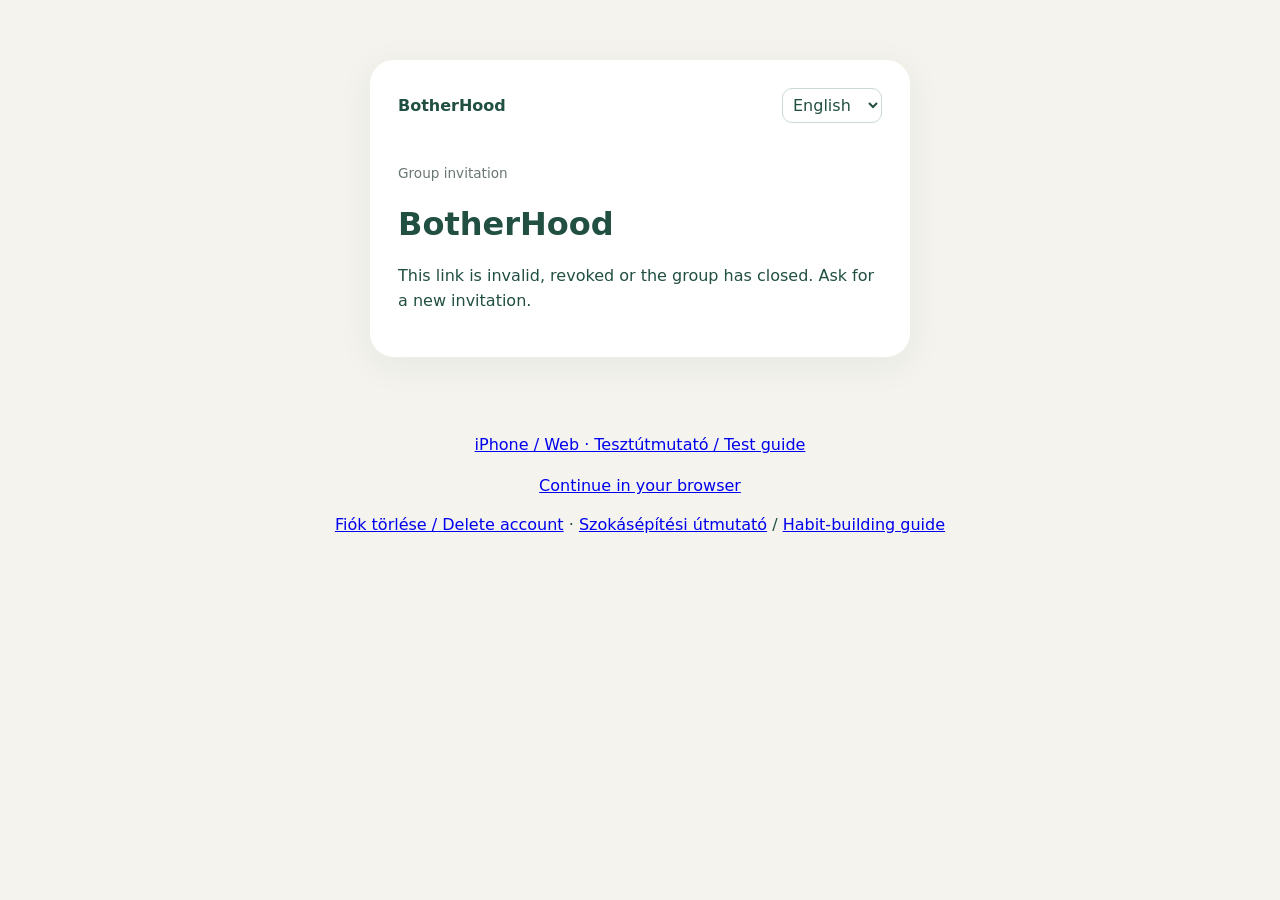
<file: index.html>
<!doctype html>
<html lang="en"><head><meta charset="utf-8"><meta name="viewport" content="width=device-width, initial-scale=1"><meta name="referrer" content="no-referrer"><meta name="robots" content="noindex,nofollow"><meta http-equiv="Content-Security-Policy" content="default-src 'self'; connect-src https://oycpqwrnglpitobchcxw.supabase.co; style-src 'self'; img-src 'self'; base-uri 'none'; object-src 'none'"><title>BotherHood · Invitation</title><link rel="stylesheet" href="style.css"><script src="config.js" defer></script><script src="app.js" defer></script></head><body><main><header><strong>BotherHood</strong><select id="language" aria-label="Language"><option value="en">English</option><option value="hu">Magyar</option><option value="de">Deutsch</option><option value="es">Español</option><option value="fr">Français</option></select></header><p class="eyebrow" id="title"></p><h1 id="name">BotherHood</h1><p id="category"></p><p id="summary"></p><section id="group" hidden><h2 id="membersTitle"></h2><ul id="members"></ul><p id="privacy"></p><h2 id="joinAction"></h2><p id="joinHelp"></p><p id="socialHelp"></p><a id="join" class="button"></a><a id="webJoin" class="button secondary"></a><button id="decline" class="secondary"></button><p id="help"></p></section><p id="status" role="status" aria-live="polite"></p><section id="resume" hidden><p id="resumeHelp"></p><a id="resumeNative" class="button secondary"></a><a id="resumeWeb" class="button secondary"></a></section><button id="retry" hidden></button></main><footer><p><a href="web-test.html">iPhone / Web · Tesztútmutató / Test guide</a></p><p><a id="webStart" href="app/"></a></p><a href="delete-account.html">Fiók törlése / Delete account</a> · <a href="habit-guide-hu.html">Szokásépítési útmutató</a> / <a href="habit-guide-en.html">Habit-building guide</a></footer>
</body></html>
</file>
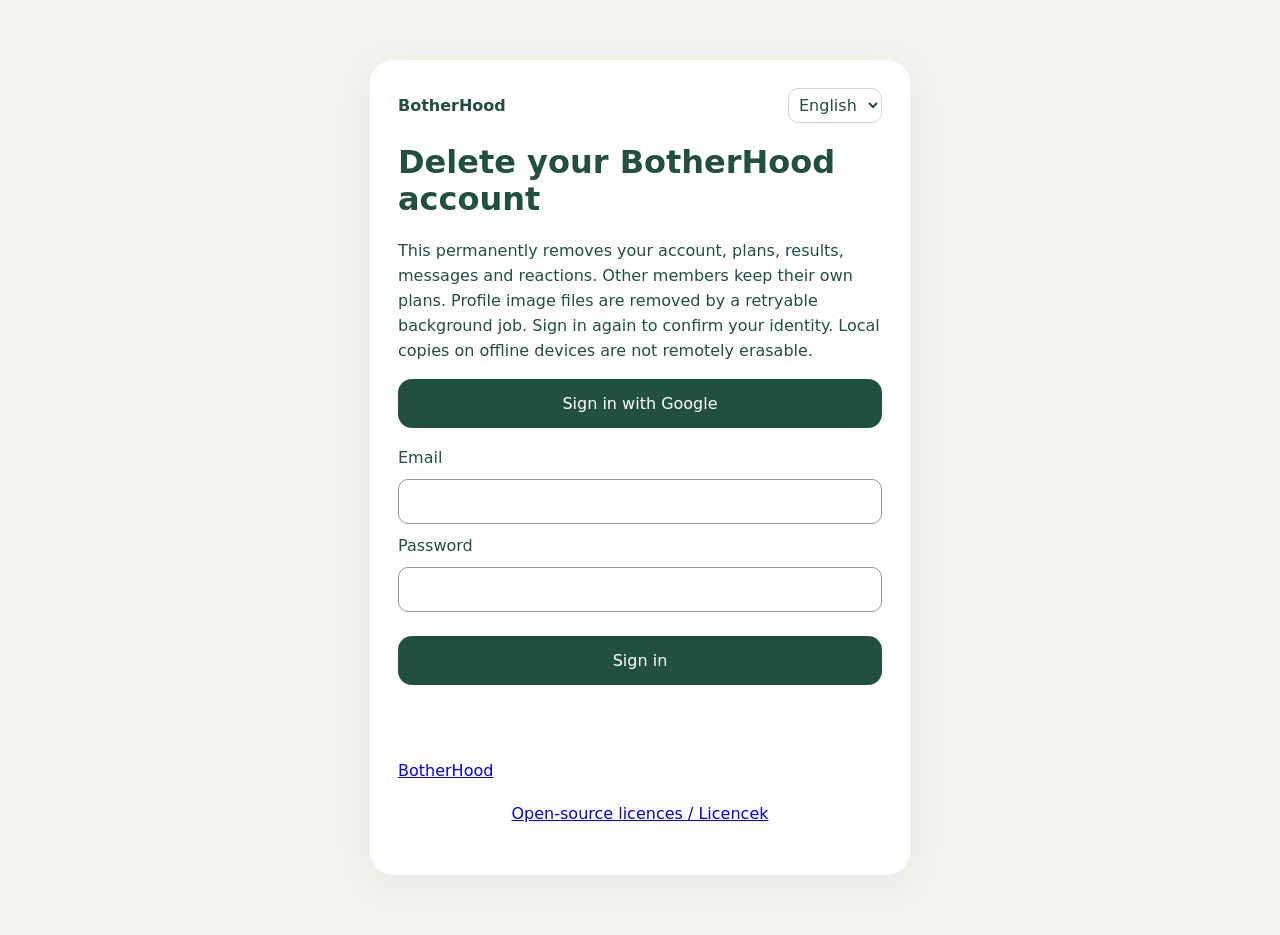
<file: delete-account.html>
<!doctype html>
<html lang="en"><head><meta charset="utf-8"><meta name="viewport" content="width=device-width,initial-scale=1"><meta name="referrer" content="no-referrer"><meta name="robots" content="noindex,nofollow"><meta http-equiv="Content-Security-Policy" content="default-src 'self'; connect-src https://oycpqwrnglpitobchcxw.supabase.co wss://oycpqwrnglpitobchcxw.supabase.co; style-src 'self'; img-src 'self' data:; base-uri 'none'; object-src 'none'; form-action 'self'"><title>BotherHood · Delete account</title><link rel="stylesheet" href="style.css"><script src="config.js" defer></script><script src="account.js" defer></script></head><body><main><header><strong>BotherHood</strong><select id="language" aria-label="Language"><option value="en">English</option><option value="hu">Magyar</option></select></header><h1 id="title"></h1><p id="explanation"></p><section id="login"><button id="google" type="button"></button><form id="login-form"><label id="email-label" for="email"></label><input id="email" type="email" autocomplete="username" required><label id="password-label" for="password"></label><input id="password" type="password" autocomplete="current-password" required><button id="sign-in" type="submit"></button></form></section><section id="account" hidden><p id="identity"></p><label id="confirm-label" for="confirmation"></label><input id="confirmation" type="email" autocomplete="off"><button id="delete" type="button" disabled></button><button id="sign-out" type="button" class="secondary"></button></section><p id="status" role="status" aria-live="polite"></p><a href="index.html" id="home">BotherHood</a><footer><a href="THIRD-PARTY-LICENSES.txt">Open-source licences / Licencek</a></footer></main></body></html>
</file>
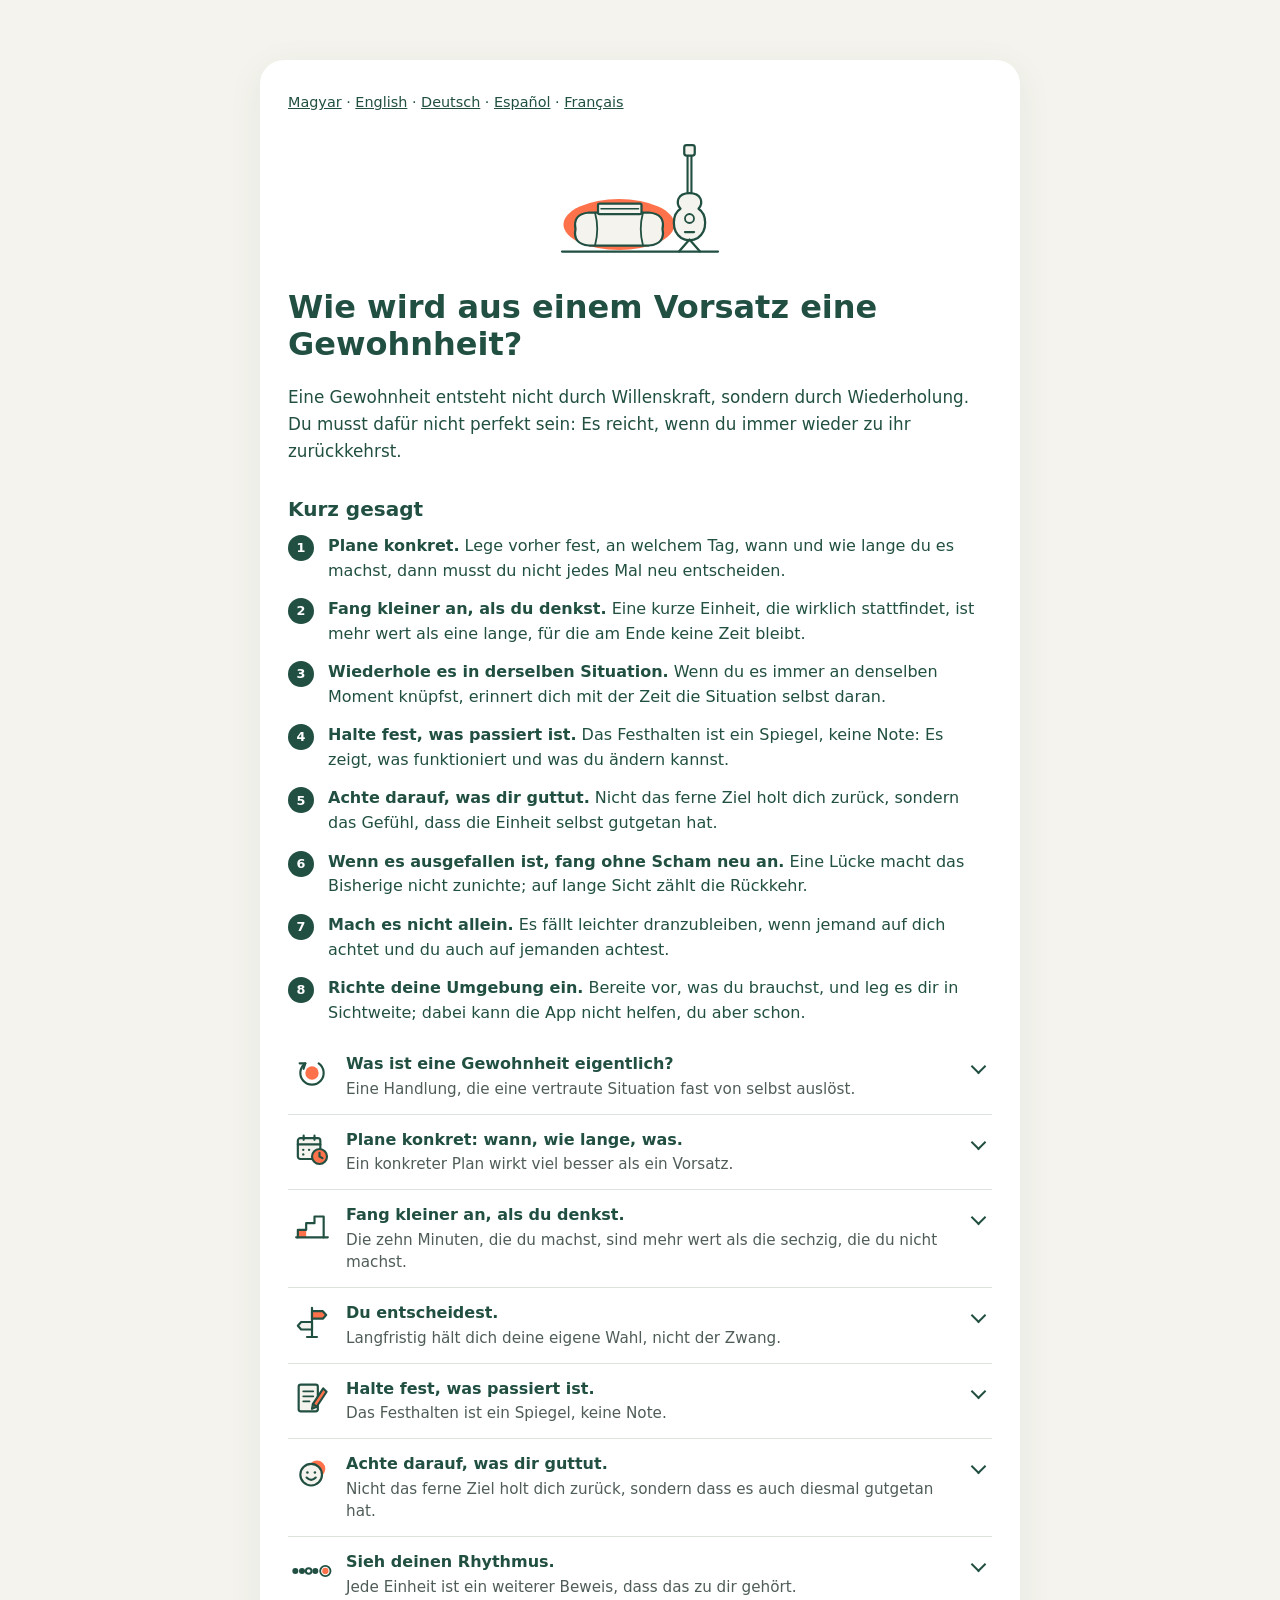
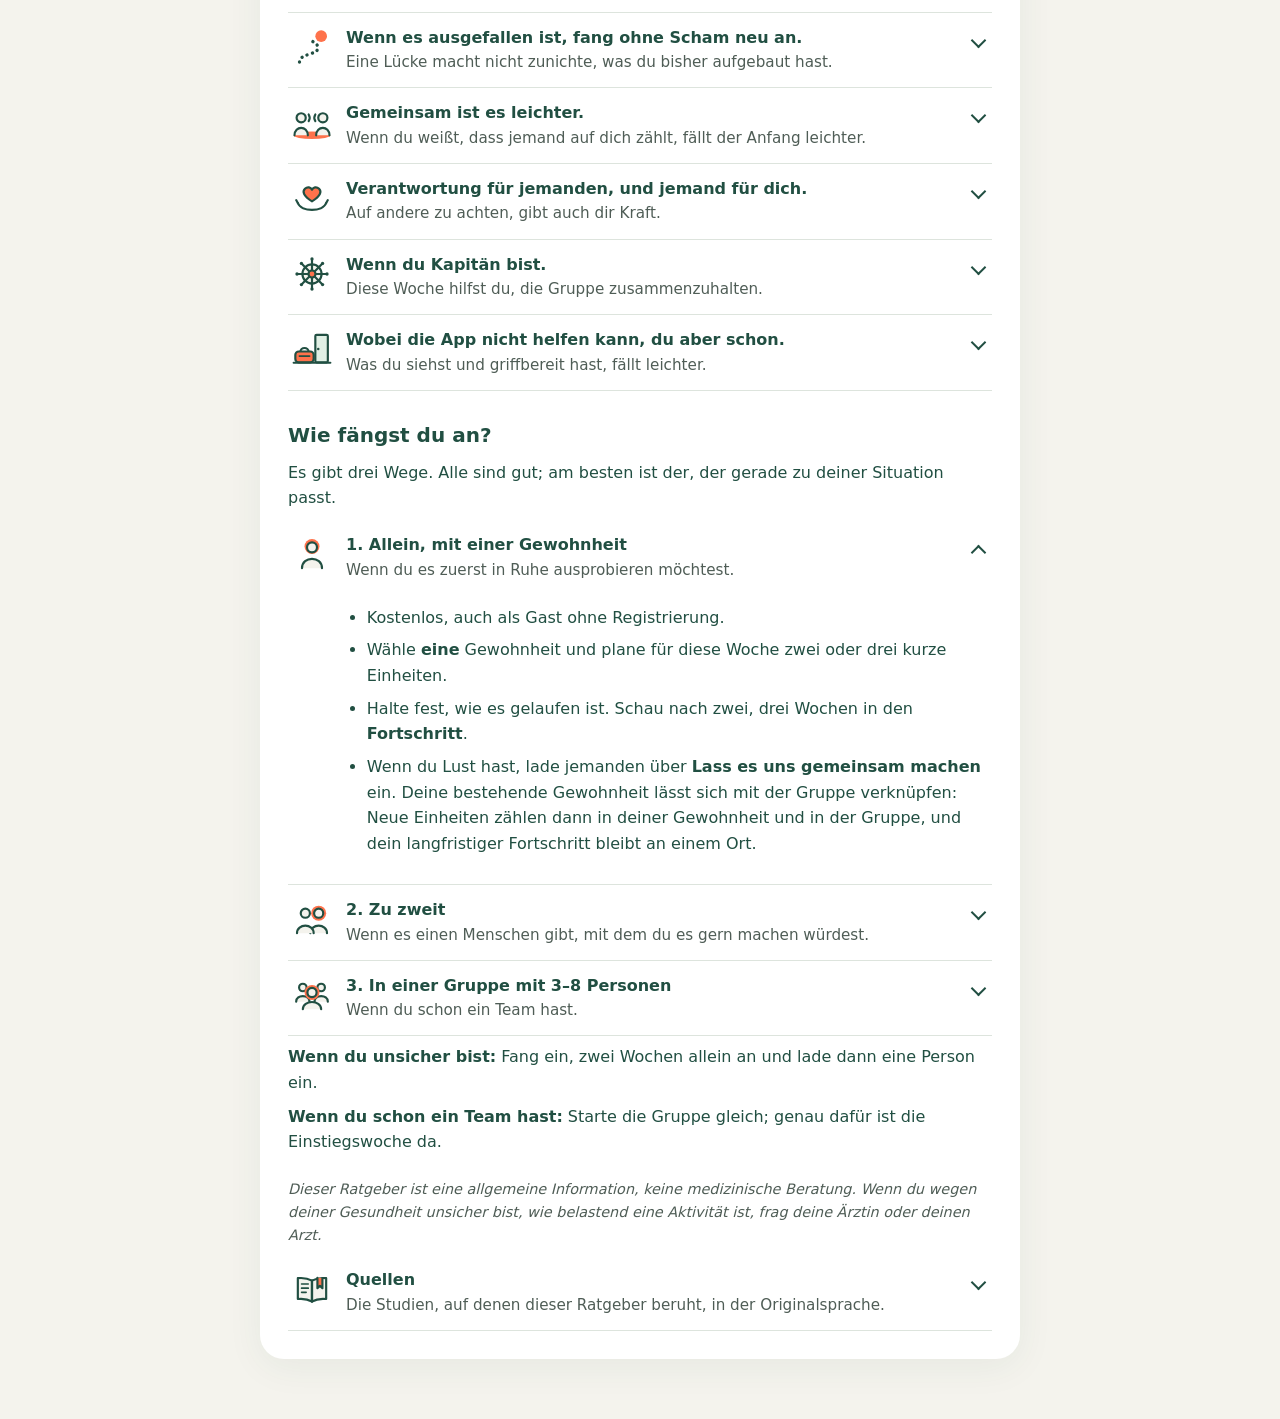
<file: habit-guide-de.html>
<!doctype html><html lang="de"><head><meta charset="utf-8"><meta name="viewport" content="width=device-width, initial-scale=1"><meta name="referrer" content="no-referrer"><title>Wie wird aus einem Vorsatz eine Gewohnheit?</title><link rel="stylesheet" href="style.css"><link rel="stylesheet" href="guide.css"></head><body><main class="guide"><nav><a href="habit-guide-hu.html" lang="hu">Magyar</a> · <a href="habit-guide-en.html" lang="en">English</a> · <a href="habit-guide-de.html" lang="de">Deutsch</a> · <a href="habit-guide-es.html" lang="es">Español</a> · <a href="habit-guide-fr.html" lang="fr">Français</a></nav><img class="guide-illustration" src="utmutato-fejlec.svg" alt="" width="180" height="135"><h1>Wie wird aus einem Vorsatz eine Gewohnheit?</h1>
<p class="g-intro">Eine Gewohnheit entsteht nicht durch Willenskraft, sondern durch Wiederholung. Du musst dafür nicht perfekt sein: Es reicht, wenn du immer wieder zu ihr zurückkehrst.</p>
<h2>Kurz gesagt</h2><ol class="g-short"><li><strong>Plane konkret.</strong> Lege vorher fest, an welchem Tag, wann und wie lange du es machst, dann musst du nicht jedes Mal neu entscheiden.</li><li><strong>Fang kleiner an, als du denkst.</strong> Eine kurze Einheit, die wirklich stattfindet, ist mehr wert als eine lange, für die am Ende keine Zeit bleibt.</li><li><strong>Wiederhole es in derselben Situation.</strong> Wenn du es immer an denselben Moment knüpfst, erinnert dich mit der Zeit die Situation selbst daran.</li><li><strong>Halte fest, was passiert ist.</strong> Das Festhalten ist ein Spiegel, keine Note: Es zeigt, was funktioniert und was du ändern kannst.</li><li><strong>Achte darauf, was dir guttut.</strong> Nicht das ferne Ziel holt dich zurück, sondern das Gefühl, dass die Einheit selbst gutgetan hat.</li><li><strong>Wenn es ausgefallen ist, fang ohne Scham neu an.</strong> Eine Lücke macht das Bisherige nicht zunichte; auf lange Sicht zählt die Rückkehr.</li><li><strong>Mach es nicht allein.</strong> Es fällt leichter dranzubleiben, wenn jemand auf dich achtet und du auch auf jemanden achtest.</li><li><strong>Richte deine Umgebung ein.</strong> Bereite vor, was du brauchst, und leg es dir in Sichtweite; dabei kann die App nicht helfen, du aber schon.</li></ol>
<details id="mi-a-szokas" class="g-section"><summary><img class="g-icon" src="guide-icons/mi-a-szokas.svg" alt="" width="40" height="40"><span class="g-head"><strong>Was ist eine Gewohnheit eigentlich?</strong><span class="g-sum">Eine Handlung, die eine vertraute Situation fast von selbst auslöst.</span></span></summary><div class="g-body"><p>Am Anfang braucht jede Einheit eine Entscheidung: „Mache ich es jetzt?“ Wenn du sie aber oft in einer ähnlichen Situation wiederholst, ruft diese Situation (zum Beispiel morgens nach dem Kaffee) die Handlung immer mehr von selbst hervor. Dann kostet sie weniger Kraft.</p><p>Das braucht Zeit und ist bei jedem anders. In einer bekannten Studie wurde eine neue tägliche Handlung typischerweise (im Median) nach 66 Tagen nahezu automatisch. Die einzelnen Zeiten reichten jedoch von 18 bis 254 Tagen, und einfachere Handlungen (etwa ein Glas Wasser) wurden schneller zur Gewohnheit als aufwendigere (etwa Sport) [1]. Versprechen wie „in 21 Tagen“ sind also zu einfach. Wenn du mehr Zeit brauchst, ist das kein Fehler, sondern Teil der natürlichen Spannbreite.</p><aside class="g-app"><p><strong>So hilft die App:</strong> Der <strong>Fortschritt</strong> zeigt, in wie vielen Wochen du dir Zeit für deine Gewohnheit genommen hast. Er zählt keine täglichen Serien und bestraft dich nicht für einen ausgelassenen Tag.</p></aside></div></details>
<details id="hogyan-tervezz" class="g-section"><summary><img class="g-icon" src="guide-icons/hogyan-tervezz.svg" alt="" width="40" height="40"><span class="g-head"><strong>Plane konkret: wann, wie lange, was.</strong><span class="g-sum">Ein konkreter Plan wirkt viel besser als ein Vorsatz.</span></span></summary><div class="g-body"><p>„Diese Woche bewege ich mich mehr“ ist eine gute Absicht, sagt aber nicht, wann es losgeht. „Am Mittwoch nach der Arbeit gehe ich 20 Minuten im Park spazieren“ schon. In der Forschung heißt das Wenn-dann-Plan: <em>Wenn</em> die Situation kommt, <em>dann</em> mache ich das. Laut einer Auswertung von 94 Studien helfen solche Pläne in mittlerem bis großem Maß, aus einer Absicht eine Tat zu machen [2].</p><p>Am besten knüpfst du es an eine bestehende Alltagsroutine: „nach dem Zähneputzen“, „wenn ich nach Hause komme“, „beim Morgenkaffee“. In einer Studie wurde Zahnseide, die an das Zähneputzen gekoppelt war, auf diese Weise zur Gewohnheit [3].</p><aside class="g-app"><p><strong>So hilft die App:</strong> Jede geplante Einheit enthält den Tag, die Tageszeit oder die genaue Uhrzeit, die Dauer und die Aktivität. Das ist genau ein Wenn-dann-Plan. Wenn du dir die Situation beim Planen vorstellen kannst, ist der Plan gut.</p></aside></div></details>
<details id="kezdj-kicsiben" class="g-section"><summary><img class="g-icon" src="guide-icons/kezdj-kicsiben.svg" alt="" width="40" height="40"><span class="g-head"><strong>Fang kleiner an, als du denkst.</strong><span class="g-sum">Die zehn Minuten, die du machst, sind mehr wert als die sechzig, die du nicht machst.</span></span></summary><div class="g-body"><p>Wir unterschätzen gern, wie viel Zeit und Energie unsere Pläne brauchen; das nennt man Planungsfehlschluss [4]. Ist der Plan zu groß, bringt ein Ausfall Enttäuschung, und Enttäuschung führt leicht zum Aufgeben. Eine Gewohnheit beruht auf Wiederholung, nicht auf Dauer [1, 5].</p><p>In der Praxis:</p><ul class="g-list"><li>Plane in den ersten Wochen lieber zwei oder drei kurze Einheiten als eine lange.</li><li>Wenn du angefangen hast und es dir guttut, mach ruhig weiter. Der Plan ist das Minimum, nicht die Obergrenze.</li><li>Auch eine kürzere Einheit, die du gemacht hast, ist ein positives Ergebnis.</li></ul><aside class="g-app"><p><strong>So hilft die App:</strong> Wenn deine tatsächliche Zeit regelmäßig kürzer ist als geplant, schlägt der <strong>Fortschritt</strong> einen kleineren, realistischeren Plan vor. Die Entscheidung liegt bei dir.</p></aside></div></details>
<details id="te-dontesz" class="g-section"><summary><img class="g-icon" src="guide-icons/te-dontesz.svg" alt="" width="40" height="40"><span class="g-head"><strong>Du entscheidest.</strong><span class="g-sum">Langfristig hält dich deine eigene Wahl, nicht der Zwang.</span></span></summary><div class="g-body"><p>Zu den am besten belegten Ergebnissen der Motivationsforschung gehört, dass wir länger an etwas dranbleiben, wenn wir es selbst gewählt haben, wenn wir spüren, dass es uns immer besser gelingt, und wenn es uns mit anderen verbindet [6]. Auch im Gesundheitsbereich gingen unterstützende Umgebungen, die die Wahlfreiheit stärkten statt Kontrolle auszuüben, mit besseren Ergebnissen einher [7].</p><p>In der Praxis:</p><ul class="g-list"><li>Wähle eine Aktivität, die du zumindest ein bisschen magst.</li><li>Wechsle, wenn es langweilig wird: Die Gewohnheit ist die regelmäßige Zeit, nicht eine bestimmte Übung.</li><li>Wenn es in einer Lebensphase nicht passt, pausiere lieber, statt es zu erzwingen.</li></ul><aside class="g-app"><p><strong>So hilft die App:</strong> Du wählst deine Aktivitäten frei und kannst sie von Einheit zu Einheit wechseln. Du entscheidest, ob die Details deiner Ergebnisse nur du siehst oder auch die Gruppe. Du kannst eine Gewohnheit jederzeit pausieren oder abschließen; ihr Verlauf bleibt erhalten.</p></aside></div></details>
<details id="rogzitsd" class="g-section"><summary><img class="g-icon" src="guide-icons/rogzitsd.svg" alt="" width="40" height="40"><span class="g-head"><strong>Halte fest, was passiert ist.</strong><span class="g-sum">Das Festhalten ist ein Spiegel, keine Note.</span></span></summary><div class="g-body"><p>Wer regelmäßig auf den eigenen Fortschritt schaut, erreicht sein Ziel mit größerer Wahrscheinlichkeit. Laut einer Auswertung von 138 Experimenten half das Beobachten des Fortschritts deutlich, und am meisten dann, wenn die Teilnehmenden ihre Ergebnisse auch aufschrieben oder teilten [8].</p><p>Es geht um Ehrlichkeit, nicht um eine schöne Zahl. Wenn es kürzer war, trag es kürzer ein. Wenn es nicht stattgefunden hat, ist auch das eine Information: Vielleicht passte der Zeitpunkt nicht, oder der Plan war zu groß.</p><aside class="g-app"><p><strong>So hilft die App:</strong> Bei <strong>Wie ist es gelaufen?</strong> hältst du die tatsächliche Zeit, den Tag, die Aktivität und dein Gefühl fest. Wenn du es vergessen hast, kannst du es bis zur Frist nachtragen. Ein fehlendes Ergebnis ist kein Scheitern, nur noch unbekannt.</p></aside></div></details>
<details id="ami-jolesik" class="g-section"><summary><img class="g-icon" src="guide-icons/ami-jolesik.svg" alt="" width="40" height="40"><span class="g-head"><strong>Achte darauf, was dir guttut.</strong><span class="g-sum">Nicht das ferne Ziel holt dich zurück, sondern dass es auch diesmal gutgetan hat.</span></span></summary><div class="g-body"><p>Langfristige Ziele (Gesundheit, Sprachkenntnisse) sind wichtig, aber sie liegen weit weg. Studien zeigen, dass wir länger durchhalten, wenn die Tätigkeit selbst unmittelbar Freude macht [9]. Das kann frische Luft sein, ein gutes Gespräch, Musik oder einfach das Gefühl, es getan zu haben.</p><p>Ein bewährter Trick: Verbinde es mit etwas, das du magst. Hör deinen Lieblingspodcast zum Beispiel nur beim Spazierengehen. In einer Studie steigerte diese Kopplung die Besuche im Fitnessstudio [10].</p><aside class="g-app"><p><strong>So hilft die App:</strong> Bei jedem Ergebnis fragen wir, <strong>wie es sich angefühlt hat</strong>. Im Fortschritt siehst du, welche Aktivitäten und Zeiten dir am meisten guttun; davon lohnt es sich, mehr zu planen.</p></aside></div></details>
<details id="ritmus" class="g-section"><summary><img class="g-icon" src="guide-icons/ritmus.svg" alt="" width="40" height="40"><span class="g-head"><strong>Sieh deinen Rhythmus.</strong><span class="g-sum">Jede Einheit ist ein weiterer Beweis, dass das zu dir gehört.</span></span></summary><div class="g-body"><p>Nach einer Weile sagst du nicht mehr nur „Heute bin ich gelaufen“, sondern auch „Ich bin Läufer“ oder „Ich bin Läuferin“. Gewohnheit und Selbstbild hängen zusammen: Was wir regelmäßig tun, wird Teil davon, wie wir über uns denken, und das wirkt wiederum auf unser Verhalten zurück [11].</p><p>Dafür brauchst du keine perfekte Serie. Es reicht zu sehen, dass du ihr Woche für Woche Platz gibst.</p><aside class="g-app"><p><strong>So hilft die App:</strong> Der <strong>Fortschritt</strong> zeigt deinen Wochenrhythmus, deine aktiven Wochen, die investierte Zeit und deine Rückkehr nach Pausen. Es gibt keine Rangliste, und wir vergleichen dich nicht mit anderen; der Maßstab ist deine eigene Geschichte.</p></aside></div></details>
<details id="ha-kimaradt" class="g-section"><summary><img class="g-icon" src="guide-icons/ha-kimaradt.svg" alt="" width="40" height="40"><span class="g-head"><strong>Wenn es ausgefallen ist, fang ohne Scham neu an.</strong><span class="g-sum">Eine Lücke macht nicht zunichte, was du bisher aufgebaut hast.</span></span></summary><div class="g-body"><p>Das Leben kommt dazwischen: Krankheit, Arbeit, Kinder, Reisen. In der oben erwähnten Studie hat eine einzelne ausgelassene Gelegenheit die Entstehung der Gewohnheit nicht nennenswert beeinträchtigt [1]. Was wirklich schadet, ist das Gefühl „jetzt ist es eh egal“: Nach einem Ausrutscher geben viele ganz auf [12].</p><p>Was hilft:</p><ul class="g-list"><li><strong>Sei zu dir so wie zu einem Freund.</strong> Wer mit eigenen Fehlern mitfühlend umging, tat danach mehr, um es besser zu machen, nicht weniger [13]. Scham führt eher zu Vermeidung, das Gefühl „Ich habe einen Fehler gemacht und bringe es in Ordnung“ dagegen zum Handeln [14].</li><li><strong>Hol nicht doppelt nach.</strong> Versuch nicht, die ausgefallenen Einheiten auf einmal nachzuholen; mach die nächste lieber kleiner.</li><li><strong>Nutze Neuanfänge.</strong> Eine neue Woche, ein neuer Monat oder eine neue Runde der Gruppe ist ein natürlicher Moment für einen Neustart; Studien zeigen, dass uns der Einstieg zu solchen Zeitpunkten leichter fällt [15].</li></ul><aside class="g-app"><p><strong>So hilft die App:</strong> Die <strong>Rückkehr</strong> ist eine der wichtigsten Kennzahlen im Fortschritt, weil sie auf lange Sicht am meisten zählt. <strong>Hat nicht stattgefunden</strong> ist ein neutraler Status, keine Bewertung. Es gibt keine tägliche Serie, die du „verlieren“ könntest. Wenn es eine Zeit lang nicht geht, kannst du die Gewohnheit pausieren.</p></aside></div></details>
<details id="miert-konnyebb-egyutt" class="g-section"><summary><img class="g-icon" src="guide-icons/miert-konnyebb-egyutt.svg" alt="" width="40" height="40"><span class="g-head"><strong>Gemeinsam ist es leichter.</strong><span class="g-sum">Wenn du weißt, dass jemand auf dich zählt, fällt der Anfang leichter.</span></span></summary><div class="g-body"><p>Soziale Unterstützung ist eine der stärksten Hilfen. In einer Studie zum Abnehmen hielten Menschen, die sich mit Freunden angemeldet und sich gegenseitig unterstützt hatten, ihr Ergebnis deutlich häufiger als diejenigen, die allein angefangen hatten [16]. Verbundenheit ist zudem eine der Grundlagen dauerhafter Motivation [6].</p><p>Es kommt darauf an, <em>wer</em> auf dich achtet. Wenn in einer Gruppe „alle“ auf alle achten, sagt leicht niemand etwas, weil alle auf die anderen warten [17]. Deshalb achtet bei uns jede Woche genau eine Person auf dich, und du achtest auf genau eine Person.</p><aside class="g-app"><p><strong>So hilft die App:</strong> <strong>Lass es uns gemeinsam machen</strong> startet aus einer bestehenden Gewohnheit eine Runde zu zweit. In einer Gruppe wechselt von Woche zu Woche, wer auf wen achtet, sodass jeder einmal mit jedem an der Reihe ist. In der gemeinsamen Woche seht ihr eure Pläne und ob ihr aktiv wart; die Details teilt jede und jeder nur nach eigener Entscheidung.</p></aside></div></details>
<details id="felelosseg" class="g-section"><summary><img class="g-icon" src="guide-icons/felelosseg.svg" alt="" width="40" height="40"><span class="g-head"><strong>Verantwortung für jemanden, und jemand für dich.</strong><span class="g-sum">Auf andere zu achten, gibt auch dir Kraft.</span></span></summary><div class="g-body"><p>Wenn du weißt, dass jemand auf dich zählt, kommst du leichter vom Sofa hoch. Und auf jemanden zu achten, tut auch gut: Andere zu unterstützen, gibt vielen Menschen Sinn und Kraft. Beobachtungsstudien zufolge kann das Geben von Unterstützung sogar mit der eigenen Gesundheit der Unterstützenden zusammenhängen [18].</p><p>Gutes Achtgeben fragt nach, statt Rechenschaft zu fordern. Ein Ton, der die Wahlfreiheit lässt, wirkt besser als ein Urteil [7].</p><div class="g-table"><table><thead><tr><th>So lieber</th><th>Lieber nicht</th></tr></thead><tbody><tr><td>„Ich habe gesehen, dass du diese Woche noch keinen Plan hast. Wann würde eine kurze Einheit passen?“</td><td>„Schon wieder nicht gemacht?“</td></tr><tr><td>„Wie geht es dir? Kann ich dir bei etwas helfen?“</td><td>„Alle anderen haben es geschafft.“</td></tr><tr><td>„Der Spaziergang am Mittwoch war super!“</td><td>„Nur 15 Minuten?“</td></tr></tbody></table></div><aside class="g-app"><p><strong>So hilft die App:</strong> Wenn die Person, auf die du achtest, keinen Plan hat oder ihr Ergebnis sich verspätet, bekommst du einmal einen Hinweis, nachzufragen. Du kannst Anerkennung, Ermutigung oder einen spielerischen Anstoß schicken. Es gibt keine Rangliste, und niemand wird an den Pranger gestellt.</p></aside></div></details>
<details id="ha-te-vagy-a-kapitany" class="g-section"><summary><img class="g-icon" src="guide-icons/ha-te-vagy-a-kapitany.svg" alt="" width="40" height="40"><span class="g-head"><strong>Wenn du Kapitän bist.</strong><span class="g-sum">Diese Woche hilfst du, die Gruppe zusammenzuhalten.</span></span></summary><div class="g-body"><p>In Gruppen ab drei Personen wechselt der Kapitän jede Woche. Diese Woche bist du Gastgeber der gemeinsamen Woche: Du hilfst, aus einzelnen Schritten ein gemeinsames Erlebnis zu machen, damit alle spüren, dass ihr Dabeisein zählt.</p><p>Eine eigene Auftaktnachricht kann der Woche Schwung geben. Du kannst eine gemeinsame Einheit vorschlagen, auch ein persönliches Treffen, und kleine Anstrengungen oder einen Wiedereinstieg wahrnehmen, die sonst leicht untergehen. Nicht nur eine perfekte Woche verdient Anerkennung, sondern auch, dass jemand seiner Gewohnheit wieder Zeit gibt. Du musst die Woche nicht mit Programmpunkten füllen; ein persönlicher Satz oder eine nette Geste kann viel bedeuten.</p><p>Außerdem achtest du darauf, dass niemand beim gegenseitigen Achtgeben übersehen wird. Bleibt eine Kontaktaufnahme aus, erinnerst du die zuständige Person, statt an ihrer Stelle Kontakt aufzunehmen. Du bestimmst nicht, was andere tun sollen, und musst nicht alle allein motivieren.</p><p>Die wechselnde Rolle bedeutet auch: Den Zusammenhalt zu pflegen ist eine gemeinsame Aufgabe. Sonst gibt jemand anderes Schwung, diese Woche kannst du etwas beitragen.</p><aside class="g-app"><p><strong>So hilft die App:</strong> Deine Wochenrolle erscheint unter Aufgaben mit dem Gruppennamen. In der Kapitänsübersicht siehst du Pläne und Kontaktaufnahmen; auf der Gruppeninfoseite kannst du eine eigene Auftaktnachricht schreiben und eine gemeinsame Einheit vorschlagen. Das sind freiwillige Möglichkeiten. Entsteht eine konkrete Aufgabe, erklärt ihre Karte gesondert den Grund und den nächsten Schritt.</p></aside></div></details>
<details id="kornyezet" class="g-section"><summary><img class="g-icon" src="guide-icons/kornyezet.svg" alt="" width="40" height="40"><span class="g-head"><strong>Wobei die App nicht helfen kann, du aber schon.</strong><span class="g-sum">Was du siehst und griffbereit hast, fällt leichter.</span></span></summary><div class="g-body"><p>Gewohnheiten werden stark von der Umgebung gelenkt: von dem, was wir sehen, was griffbereit ist und was wenig Vorbereitung braucht [5, 19]. Das kann die App nicht für dich einrichten, aber du schaffst es in ein paar Minuten:</p><ul class="g-list"><li><strong>Bereite es am Vorabend vor.</strong> Die Laufschuhe an der Tür, die Sporttasche gepackt, die Yogamatte ausgerollt.</li><li><strong>Behalte es im Blick.</strong> Das Buch auf dem Kopfkissen, die Gitarre auf dem Ständer statt im Koffer, die Vokabelkarten neben der Kaffeemaschine.</li><li><strong>Senke die Hürden für den Start.</strong> Je weniger Schritte du zum Anfangen brauchst, desto leichter fällt es.</li><li><strong>Erschwere, was dich ablenkt.</strong> Das Handy in einem anderen Zimmer, die Fernbedienung in der Schublade.</li><li><strong>Gleicher Ort, gleiche Zeit.</strong> Ein fester Ort und eine feste Zeit verstärken die Erinnerung durch die Situation [3, 19].</li><li><strong>Erzähl es auch jemandem persönlich.</strong> Ein ausgesprochener Vorsatz verpflichtet.</li><li><strong>Achte auf die Grundlagen.</strong> Müde und hungrig ist alles schwerer. Dann reicht auch die kleinste Version.</li></ul></div></details>
<h2>Wie fängst du an?</h2>
<p>Es gibt drei Wege. Alle sind gut; am besten ist der, der gerade zu deiner Situation passt.</p>
<details id="egyedul" class="g-section" open><summary><img class="g-icon" src="guide-icons/egyedul.svg" alt="" width="40" height="40"><span class="g-head"><strong>1. Allein, mit einer Gewohnheit</strong><span class="g-sum">Wenn du es zuerst in Ruhe ausprobieren möchtest.</span></span></summary><div class="g-body"><ul class="g-list"><li>Kostenlos, auch als Gast ohne Registrierung.</li><li>Wähle <strong>eine</strong> Gewohnheit und plane für diese Woche zwei oder drei kurze Einheiten.</li><li>Halte fest, wie es gelaufen ist. Schau nach zwei, drei Wochen in den <strong>Fortschritt</strong>.</li><li>Wenn du Lust hast, lade jemanden über <strong>Lass es uns gemeinsam machen</strong> ein. Deine bestehende Gewohnheit lässt sich mit der Gruppe verknüpfen: Neue Einheiten zählen dann in deiner Gewohnheit und in der Gruppe, und dein langfristiger Fortschritt bleibt an einem Ort.</li></ul></div></details>
<details id="kettesben" class="g-section"><summary><img class="g-icon" src="guide-icons/kettesben.svg" alt="" width="40" height="40"><span class="g-head"><strong>2. Zu zweit</strong><span class="g-sum">Wenn es einen Menschen gibt, mit dem du es gern machen würdest.</span></span></summary><div class="g-body"><ul class="g-list"><li>Eine Runde zu zweit ist immer kostenlos.</li><li>Ihr achtet aufeinander: Wenn einer von euch keinen Plan hat oder ein Ergebnis sich verspätet, bekommt der andere einmal einen Hinweis, nachzufragen.</li><li>Ihr müsst nicht dasselbe machen. Eine Person kann laufen und die andere schwimmen, solange ihr in derselben Hauptkategorie seid.</li><li>Das ist die einfachste gemeinsame Form; später könnt ihr auch eine dritte Person einladen.</li></ul></div></details>
<details id="csoportban" class="g-section"><summary><img class="g-icon" src="guide-icons/csoportban.svg" alt="" width="40" height="40"><span class="g-head"><strong>3. In einer Gruppe mit 3–8 Personen</strong><span class="g-sum">Wenn du schon ein Team hast.</span></span></summary><div class="g-body"><ul class="g-list"><li>Freundeskreis, Trainingspartner, Kolleginnen und Kollegen, Lesekreis, Sprachgruppe.</li><li>Die Gruppe läuft in einer Runde von 4, 8 oder 12 Wochen, die an einem Montag beginnt; bis dahin könnt ihr in der <strong>Einstiegswoche</strong> schon gemeinsam anfangen.</li><li>Jede Woche achtet jemand anderes auf dich, und auch die Kapitänsrolle wechselt.</li><li>Die erste Gruppe der Person, die sie erstellt, ist vier Wochen lang kostenlos zum Ausprobieren. Danach zahlt pro Runde ein Mitglied; für alle anderen ist die Teilnahme kostenlos.</li></ul></div></details>
<p class="g-outro"><strong>Wenn du unsicher bist:</strong> Fang ein, zwei Wochen allein an und lade dann eine Person ein.</p>
<p class="g-outro"><strong>Wenn du schon ein Team hast:</strong> Starte die Gruppe gleich; genau dafür ist die Einstiegswoche da.</p>
<p class="g-note"><em>Dieser Ratgeber ist eine allgemeine Information, keine medizinische Beratung. Wenn du wegen deiner Gesundheit unsicher bist, wie belastend eine Aktivität ist, frag deine Ärztin oder deinen Arzt.</em></p>
<details id="forrasok" class="g-section"><summary><img class="g-icon" src="guide-icons/forrasok.svg" alt="" width="40" height="40"><span class="g-head"><strong>Quellen</strong><span class="g-sum">Die Studien, auf denen dieser Ratgeber beruht, in der Originalsprache.</span></span></summary><div class="g-body"><ol class="g-sources"><li value="1">Lally, P., van Jaarsveld, C. H. M., Potts, H. W. W., &amp; Wardle, J. (2010). How are habits formed: Modelling habit formation in the real world. <em>European Journal of Social Psychology, 40</em>(6), 998–1009. <a rel="noreferrer" href="https://doi.org/10.1002/ejsp.674">doi.org/10.1002/ejsp.674</a></li><li value="2">Gollwitzer, P. M., &amp; Sheeran, P. (2006). Implementation intentions and goal achievement: A meta-analysis of effects and processes. <em>Advances in Experimental Social Psychology, 38</em>, 69–119. <a rel="noreferrer" href="https://doi.org/10.1016/S0065-2601(06)38002-1">doi.org/10.1016/S0065-2601(06)38002-1</a></li><li value="3">Judah, G., Gardner, B., &amp; Aunger, R. (2013). Forming a flossing habit: An exploratory study of the psychological determinants of habit formation. <em>British Journal of Health Psychology, 18</em>(2), 338–353. <a rel="noreferrer" href="https://doi.org/10.1111/j.2044-8287.2012.02086.x">doi.org/10.1111/j.2044-8287.2012.02086.x</a></li><li value="4">Buehler, R., Griffin, D., &amp; Ross, M. (1994). Exploring the "planning fallacy": Why people underestimate their task completion times. <em>Journal of Personality and Social Psychology, 67</em>(3), 366–381. <a rel="noreferrer" href="https://doi.org/10.1037/0022-3514.67.3.366">doi.org/10.1037/0022-3514.67.3.366</a></li><li value="5">Gardner, B., Lally, P., &amp; Wardle, J. (2012). Making health habitual: The psychology of "habit-formation" and general practice. <em>British Journal of General Practice, 62</em>(605), 664–666. <a rel="noreferrer" href="https://doi.org/10.3399/bjgp12X659466">doi.org/10.3399/bjgp12X659466</a></li><li value="6">Ryan, R. M., &amp; Deci, E. L. (2000). Self-determination theory and the facilitation of intrinsic motivation, social development, and well-being. <em>American Psychologist, 55</em>(1), 68–78. <a rel="noreferrer" href="https://doi.org/10.1037/0003-066X.55.1.68">doi.org/10.1037/0003-066X.55.1.68</a></li><li value="7">Ng, J. Y. Y., Ntoumanis, N., Thøgersen-Ntoumani, C., Deci, E. L., Ryan, R. M., Duda, J. L., &amp; Williams, G. C. (2012). Self-determination theory applied to health contexts: A meta-analysis. <em>Perspectives on Psychological Science, 7</em>(4), 325–340. <a rel="noreferrer" href="https://doi.org/10.1177/1745691612447309">doi.org/10.1177/1745691612447309</a></li><li value="8">Harkin, B., Webb, T. L., Chang, B. P. I., Prestwich, A., Conner, M., Kellar, I., Benn, Y., &amp; Sheeran, P. (2016). Does monitoring goal progress promote goal attainment? A meta-analysis of the experimental evidence. <em>Psychological Bulletin, 142</em>(2), 198–229. <a rel="noreferrer" href="https://doi.org/10.1037/bul0000025">doi.org/10.1037/bul0000025</a></li><li value="9">Woolley, K., &amp; Fishbach, A. (2016). For the fun of it: Harnessing immediate rewards to increase persistence in long-term goals. <em>Journal of Consumer Research, 42</em>(6), 952–966. <a rel="noreferrer" href="https://doi.org/10.1093/jcr/ucv098">doi.org/10.1093/jcr/ucv098</a></li><li value="10">Milkman, K. L., Minson, J. A., &amp; Volpp, K. G. M. (2014). Holding the Hunger Games hostage at the gym: An evaluation of temptation bundling. <em>Management Science, 60</em>(2), 283–299. <a rel="noreferrer" href="https://doi.org/10.1287/mnsc.2013.1784">doi.org/10.1287/mnsc.2013.1784</a></li><li value="11">Verplanken, B., &amp; Sui, J. (2019). Habit and identity: Behavioral, cognitive, affective, and motivational facets of an integrated self. <em>Frontiers in Psychology, 10</em>, 1504. <a rel="noreferrer" href="https://doi.org/10.3389/fpsyg.2019.01504">doi.org/10.3389/fpsyg.2019.01504</a></li><li value="12">Cochran, W., &amp; Tesser, A. (1996). The "what the hell" effect: Some effects of goal proximity and goal framing on performance. In L. L. Martin &amp; A. Tesser (Eds.), <em>Striving and feeling: Interactions among goals, affect, and self-regulation</em> (pp. 99–120). Lawrence Erlbaum.</li><li value="13">Breines, J. G., &amp; Chen, S. (2012). Self-compassion increases self-improvement motivation. <em>Personality and Social Psychology Bulletin, 38</em>(9), 1133–1143. <a rel="noreferrer" href="https://doi.org/10.1177/0146167212445599">doi.org/10.1177/0146167212445599</a></li><li value="14">Tangney, J. P., Stuewig, J., &amp; Mashek, D. J. (2007). Moral emotions and moral behavior. <em>Annual Review of Psychology, 58</em>, 345–372. <a rel="noreferrer" href="https://doi.org/10.1146/annurev.psych.56.091103.070145">doi.org/10.1146/annurev.psych.56.091103.070145</a></li><li value="15">Dai, H., Milkman, K. L., &amp; Riis, J. (2014). The fresh start effect: Temporal landmarks motivate aspirational behavior. <em>Management Science, 60</em>(10), 2563–2582. <a rel="noreferrer" href="https://doi.org/10.1287/mnsc.2014.1901">doi.org/10.1287/mnsc.2014.1901</a></li><li value="16">Wing, R. R., &amp; Jeffery, R. W. (1999). Benefits of recruiting participants with friends and increasing social support for weight loss and maintenance. <em>Journal of Consulting and Clinical Psychology, 67</em>(1), 132–138. <a rel="noreferrer" href="https://doi.org/10.1037/0022-006X.67.1.132">doi.org/10.1037/0022-006X.67.1.132</a></li><li value="17">Darley, J. M., &amp; Latané, B. (1968). Bystander intervention in emergencies: Diffusion of responsibility. <em>Journal of Personality and Social Psychology, 8</em>(4), 377–383. <a rel="noreferrer" href="https://doi.org/10.1037/h0025589">doi.org/10.1037/h0025589</a></li><li value="18">Brown, S. L., Nesse, R. M., Vinokur, A. D., &amp; Smith, D. M. (2003). Providing social support may be more beneficial than receiving it: Results from a prospective study of mortality. <em>Psychological Science, 14</em>(4), 320–327. <a rel="noreferrer" href="https://doi.org/10.1111/1467-9280.14461">doi.org/10.1111/1467-9280.14461</a></li><li value="19">Wood, W., &amp; Rünger, D. (2016). Psychology of habit. <em>Annual Review of Psychology, 67</em>, 289–314. <a rel="noreferrer" href="https://doi.org/10.1146/annurev-psych-122414-033417">doi.org/10.1146/annurev-psych-122414-033417</a></li></ol></div></details>
</main><script src="guide.js"></script></body></html>
</file>
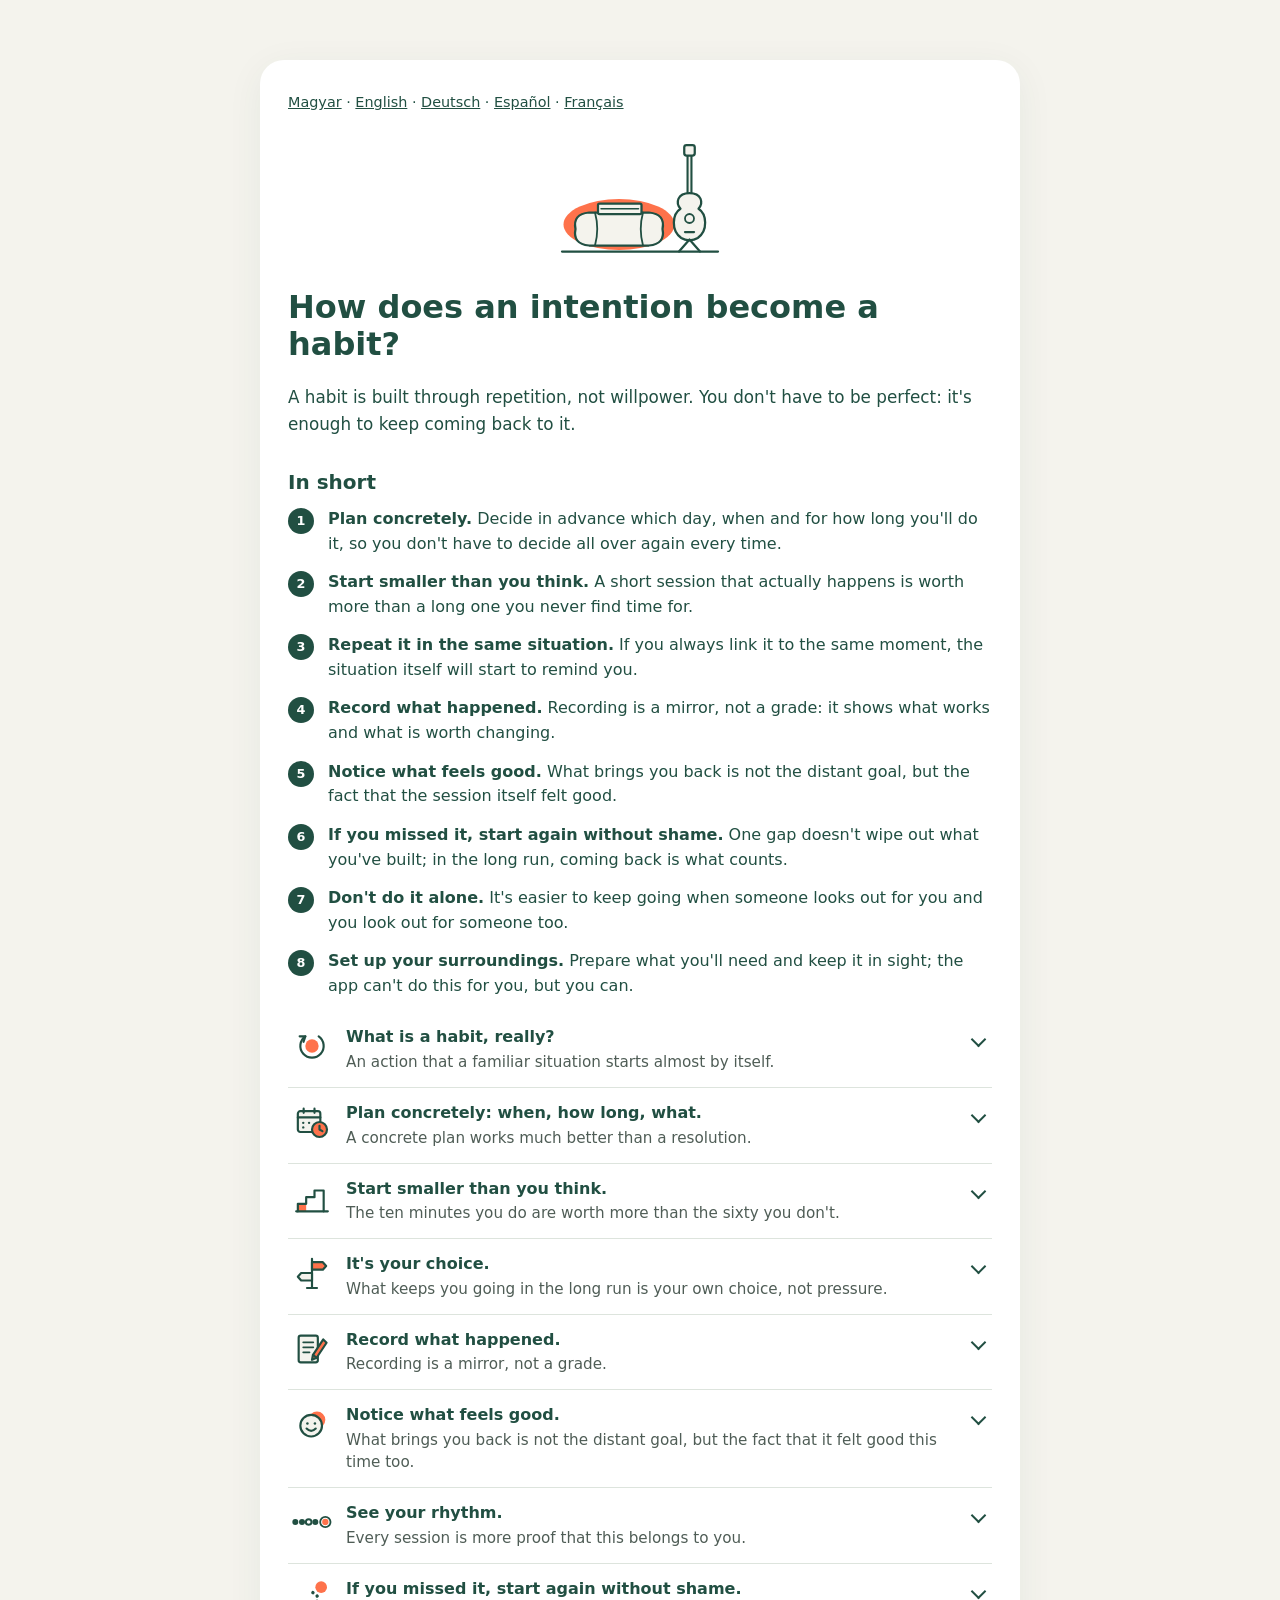
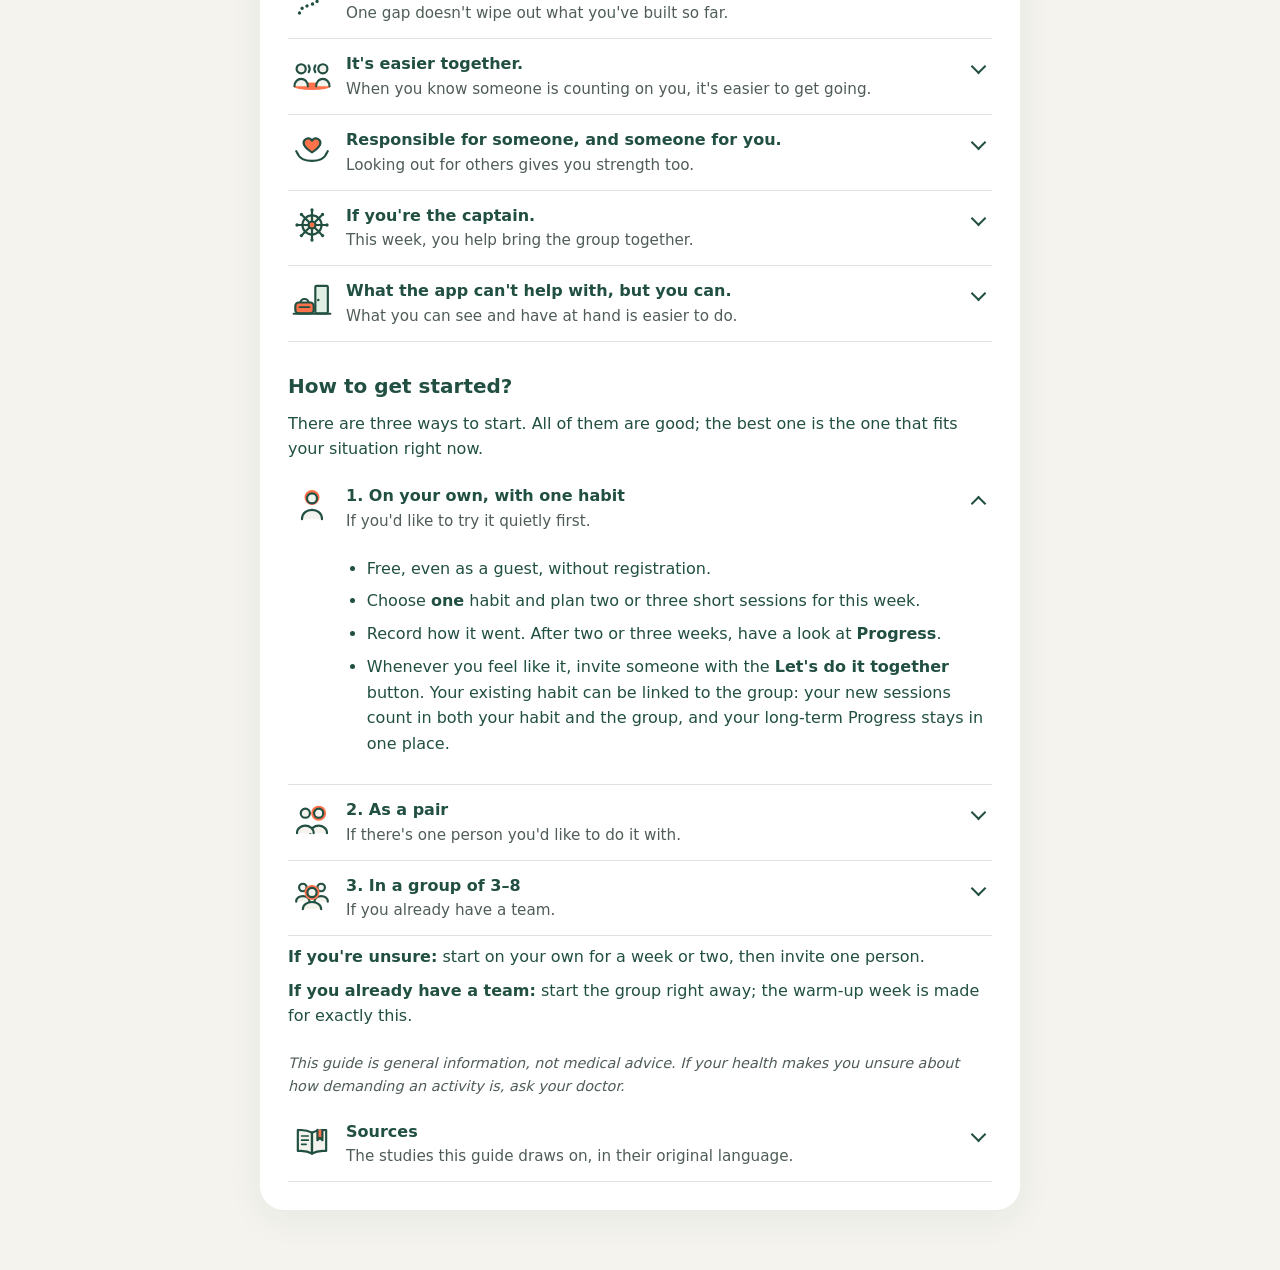
<file: habit-guide-en.html>
<!doctype html><html lang="en"><head><meta charset="utf-8"><meta name="viewport" content="width=device-width, initial-scale=1"><meta name="referrer" content="no-referrer"><title>How does an intention become a habit?</title><link rel="stylesheet" href="style.css"><link rel="stylesheet" href="guide.css"></head><body><main class="guide"><nav><a href="habit-guide-hu.html" lang="hu">Magyar</a> · <a href="habit-guide-en.html" lang="en">English</a> · <a href="habit-guide-de.html" lang="de">Deutsch</a> · <a href="habit-guide-es.html" lang="es">Español</a> · <a href="habit-guide-fr.html" lang="fr">Français</a></nav><img class="guide-illustration" src="utmutato-fejlec.svg" alt="" width="180" height="135"><h1>How does an intention become a habit?</h1>
<p class="g-intro">A habit is built through repetition, not willpower. You don't have to be perfect: it's enough to keep coming back to it.</p>
<h2>In short</h2><ol class="g-short"><li><strong>Plan concretely.</strong> Decide in advance which day, when and for how long you'll do it, so you don't have to decide all over again every time.</li><li><strong>Start smaller than you think.</strong> A short session that actually happens is worth more than a long one you never find time for.</li><li><strong>Repeat it in the same situation.</strong> If you always link it to the same moment, the situation itself will start to remind you.</li><li><strong>Record what happened.</strong> Recording is a mirror, not a grade: it shows what works and what is worth changing.</li><li><strong>Notice what feels good.</strong> What brings you back is not the distant goal, but the fact that the session itself felt good.</li><li><strong>If you missed it, start again without shame.</strong> One gap doesn't wipe out what you've built; in the long run, coming back is what counts.</li><li><strong>Don't do it alone.</strong> It's easier to keep going when someone looks out for you and you look out for someone too.</li><li><strong>Set up your surroundings.</strong> Prepare what you'll need and keep it in sight; the app can't do this for you, but you can.</li></ol>
<details id="mi-a-szokas" class="g-section"><summary><img class="g-icon" src="guide-icons/mi-a-szokas.svg" alt="" width="40" height="40"><span class="g-head"><strong>What is a habit, really?</strong><span class="g-sum">An action that a familiar situation starts almost by itself.</span></span></summary><div class="g-body"><p>At first, every session takes a decision: "Should I do it now?" But if you repeat it often in a similar situation, that situation (say, in the morning after coffee) increasingly brings the action to mind on its own. Then it takes less effort.</p><p>This takes time, and it differs from person to person. In a well-known study, a new daily action typically (as a median) took 66 days to become close to automatic. Individual times, however, ranged from 18 to 254 days, and simpler actions (such as drinking a glass of water) became automatic faster than more complex ones (such as exercise) [1]. Promises like "in 21 days" are therefore too simple. If you need more time, that's not a failure; it's part of the natural range.</p><aside class="g-app"><p><strong>How the app helps:</strong> <strong>Progress</strong> shows in how many weeks you made time for your habit. It doesn't count daily streaks and doesn't punish you for a missed day.</p></aside></div></details>
<details id="hogyan-tervezz" class="g-section"><summary><img class="g-icon" src="guide-icons/hogyan-tervezz.svg" alt="" width="40" height="40"><span class="g-head"><strong>Plan concretely: when, how long, what.</strong><span class="g-sum">A concrete plan works much better than a resolution.</span></span></summary><div class="g-body"><p>"I'll move more this week" is a good intention, but it doesn't tell you when to start. "On Wednesday after work I'll walk in the park for 20 minutes" does. Researchers call this an "if–then" plan: <em>if</em> the situation arrives, <em>then</em> I do this. According to a summary of 94 studies, such plans help turn intentions into action to a medium-to-large degree [2].</p><p>It works best if you link it to an existing daily routine: "after brushing my teeth", "when I get home", "with my morning coffee". In one study, flossing linked to brushing became a regular habit this way [3].</p><aside class="g-app"><p><strong>How the app helps:</strong> every session plan includes the day, the time of day or exact time, the duration and the activity. That is exactly an "if–then" plan. If you can picture the situation while planning, it's a good plan.</p></aside></div></details>
<details id="kezdj-kicsiben" class="g-section"><summary><img class="g-icon" src="guide-icons/kezdj-kicsiben.svg" alt="" width="40" height="40"><span class="g-head"><strong>Start smaller than you think.</strong><span class="g-sum">The ten minutes you do are worth more than the sixty you don't.</span></span></summary><div class="g-body"><p>We tend to underestimate how much time and energy our plans require; this is called the planning fallacy [4]. If the plan is too big, missing it brings disappointment, and disappointment easily leads to giving up. A habit is built on repetition, not on length [1, 5].</p><p>In practice:</p><ul class="g-list"><li>In the first weeks, plan two or three short sessions rather than one long one.</li><li>If you've started and it feels good, feel free to keep going. The plan is the minimum, not the ceiling.</li><li>A shorter session that you did is still a positive result.</li></ul><aside class="g-app"><p><strong>How the app helps:</strong> if your actual time is regularly shorter than planned, <strong>Progress</strong> suggests a smaller, more realistic plan. The decision is yours.</p></aside></div></details>
<details id="te-dontesz" class="g-section"><summary><img class="g-icon" src="guide-icons/te-dontesz.svg" alt="" width="40" height="40"><span class="g-head"><strong>It's your choice.</strong><span class="g-sum">What keeps you going in the long run is your own choice, not pressure.</span></span></summary><div class="g-body"><p>One of the best-supported findings of motivation research is that we stick with something longer if we chose it ourselves, if we feel we are getting better at it, and if it connects us with others [6]. In health settings, too, supportive environments that strengthened freedom of choice rather than control went together with better outcomes [7].</p><p>In practice:</p><ul class="g-list"><li>Choose an activity you like at least a little.</li><li>Change it if it gets boring: the habit is making regular time, not one particular exercise.</li><li>If it doesn't fit into a period of your life, pause it instead of forcing it.</li></ul><aside class="g-app"><p><strong>How the app helps:</strong> you can choose activities freely and switch them from session to session. You decide whether the details of your results are visible only to you or to the group as well. You can pause or close a habit at any time, and its history is kept.</p></aside></div></details>
<details id="rogzitsd" class="g-section"><summary><img class="g-icon" src="guide-icons/rogzitsd.svg" alt="" width="40" height="40"><span class="g-head"><strong>Record what happened.</strong><span class="g-sum">Recording is a mirror, not a grade.</span></span></summary><div class="g-body"><p>People who regularly check their own progress are more likely to reach their goals. According to an analysis of 138 experiments, monitoring progress helped substantially, and it helped most when participants also wrote down or shared their results [8].</p><p>What matters is honesty, not a nice number. If it was shorter, record it as shorter. If it didn't happen, that's information too: maybe the timing was wrong, or the plan was too big.</p><aside class="g-app"><p><strong>How the app helps:</strong> under <strong>How did it go?</strong> you record the actual time, day, activity and how it felt. If you forgot, you can still add it later, until the deadline. A missing result is not a failure, just not known yet.</p></aside></div></details>
<details id="ami-jolesik" class="g-section"><summary><img class="g-icon" src="guide-icons/ami-jolesik.svg" alt="" width="40" height="40"><span class="g-head"><strong>Notice what feels good.</strong><span class="g-sum">What brings you back is not the distant goal, but the fact that it felt good this time too.</span></span></summary><div class="g-body"><p>Long-term goals (health, language skills) matter, but they are far away. Research shows that we persist more when the activity itself gives immediate enjoyment [9]. That can be fresh air, a good conversation, music, or simply the feeling that you did it.</p><p>A proven trick: pair it with something you love. For example, listen to your favourite podcast only while walking. In one study, this pairing increased gym visits [10].</p><aside class="g-app"><p><strong>How the app helps:</strong> with every result we ask <strong>how it felt</strong>. In Progress you can see which activities and times feel best; it's worth planning more of those.</p></aside></div></details>
<details id="ritmus" class="g-section"><summary><img class="g-icon" src="guide-icons/ritmus.svg" alt="" width="40" height="40"><span class="g-head"><strong>See your rhythm.</strong><span class="g-sum">Every session is more proof that this belongs to you.</span></span></summary><div class="g-body"><p>After a while you no longer just say "I went running today", but also "I'm a runner". Habits and self-image are connected: what we do regularly becomes part of how we think of ourselves, and that in turn shapes our behaviour [11].</p><p>You don't need a perfect streak for this. It's enough to see that, week after week, you make room for it.</p><aside class="g-app"><p><strong>How the app helps:</strong> <strong>Progress</strong> shows your weekly rhythm, your active weeks, the time you've spent and your returns. There is no ranking, and we don't compare you with others; your own story is the measure.</p></aside></div></details>
<details id="ha-kimaradt" class="g-section"><summary><img class="g-icon" src="guide-icons/ha-kimaradt.svg" alt="" width="40" height="40"><span class="g-head"><strong>If you missed it, start again without shame.</strong><span class="g-sum">One gap doesn't wipe out what you've built so far.</span></span></summary><div class="g-body"><p>Life gets in the way: illness, work, children, travel. In the study mentioned earlier, missing a single opportunity did not noticeably harm habit formation [1]. What really hurts is the "it doesn't matter anyway" feeling: after one slip, many people give up completely [12].</p><p>What helps:</p><ul class="g-list"><li><strong>Treat yourself as you would treat a friend.</strong> People who treated their own mistakes with compassion did more to improve afterwards, not less [13]. Shame tends to lead to avoidance, while the "I made a mistake and I'll put it right" feeling leads to action [14].</li><li><strong>Don't make up for it twice.</strong> Don't try to catch up on all the missed sessions at once; make the next one smaller instead.</li><li><strong>Use fresh starts.</strong> A new week, a new month or a new group round is a natural moment to begin again; research shows we find it easier to get started at such moments [15].</li></ul><aside class="g-app"><p><strong>How the app helps:</strong> <strong>Returns</strong> are one of the main measures in Progress, because in the long run they matter most. <strong>Did not happen</strong> is a neutral status, not a judgement. There is no daily streak you could "lose". If it isn't working for a while, you can pause the habit.</p></aside></div></details>
<details id="miert-konnyebb-egyutt" class="g-section"><summary><img class="g-icon" src="guide-icons/miert-konnyebb-egyutt.svg" alt="" width="40" height="40"><span class="g-head"><strong>It's easier together.</strong><span class="g-sum">When you know someone is counting on you, it's easier to get going.</span></span></summary><div class="g-body"><p>Social support is one of the strongest helps. In a weight-loss study, people who signed up with friends and supported each other kept their results at a much higher rate than those who started alone [16]. Feeling connected is also one of the foundations of lasting motivation [6].</p><p>It matters <em>who</em> looks out for you. If in a group "everyone" looks out for everyone, it's easy for no one to speak up, because everyone waits for someone else [17]. That's why, with us, exactly one person looks out for you every week, and you look out for exactly one person.</p><aside class="g-app"><p><strong>How the app helps:</strong> <strong>Let's do it together</strong> starts a two-person round from one of your existing habits. In a group, who looks out for whom changes week by week, so everyone gets a turn with everyone. In the shared week you see each other's plans and whether you did some; everyone decides for themselves whether to share the details.</p></aside></div></details>
<details id="felelosseg" class="g-section"><summary><img class="g-icon" src="guide-icons/felelosseg.svg" alt="" width="40" height="40"><span class="g-head"><strong>Responsible for someone, and someone for you.</strong><span class="g-sum">Looking out for others gives you strength too.</span></span></summary><div class="g-body"><p>When you know someone is counting on you, it's easier to get off the sofa. And looking out for someone is good too: supporting others gives many people meaning and strength. According to observational research, giving support may also go together with the supporter's own health [18].</p><p>Good looking-out asks rather than demands. A tone that leaves people their freedom of choice works better than judgement [7].</p><div class="g-table"><table><thead><tr><th>Worth saying</th><th>Better not</th></tr></thead><tbody><tr><td>"I saw you don't have a plan yet this week. When could a short session fit in?"</td><td>"Didn't do it again?"</td></tr><tr><td>"How are you? Can I help with anything?"</td><td>"Everyone else did it."</td></tr><tr><td>"Wednesday's walk was great!"</td><td>"Only 15 minutes?"</td></tr></tbody></table></div><aside class="g-app"><p><strong>How the app helps:</strong> if the person you look out for has no plan or their result is late, you get one prompt to check in. You can send recognition, encouragement or a playful nudge. There is no leaderboard, and no one is put on the spot.</p></aside></div></details>
<details id="ha-te-vagy-a-kapitany" class="g-section"><summary><img class="g-icon" src="guide-icons/ha-te-vagy-a-kapitany.svg" alt="" width="40" height="40"><span class="g-head"><strong>If you're the captain.</strong><span class="g-sum">This week, you help bring the group together.</span></span></summary><div class="g-body"><p>In groups of three or more, the captain changes each week. This week you are the group's host: you help turn individual steps into a shared experience, so everyone feels that their presence matters.</p><p>Your own opening message can give the week a lift. You can suggest a shared session, perhaps meeting in person, and notice small efforts or returns that others might overlook. A perfect week isn't the only thing worth recognising: so is someone making time for their habit again. You don't need to fill the week with events; a personal sentence or a kind gesture can mean a lot.</p><p>You also help make sure no one is left out of the looking-out. If a buddy misses a check-in, remind the person responsible rather than contacting the member on their behalf. You don't decide what others should do, and keeping everyone motivated isn't yours to do alone.</p><p>Rotating the role means that keeping the community together is shared work: at other times someone else gives it a lift; this week you can contribute.</p><aside class="g-app"><p><strong>How the app helps:</strong> your weekly role appears on Tasks with the group's name. The Captain overview shows plans and buddy check-ins; on the group information page you can write your own opening message and suggest a shared session. These are optional opportunities. If you get a specific task, its card separately explains the reason and the action needed.</p></aside></div></details>
<details id="kornyezet" class="g-section"><summary><img class="g-icon" src="guide-icons/kornyezet.svg" alt="" width="40" height="40"><span class="g-head"><strong>What the app can't help with, but you can.</strong><span class="g-sum">What you can see and have at hand is easier to do.</span></span></summary><div class="g-body"><p>Habits are strongly steered by our surroundings: what we see, what is at hand, and what needs little preparation [5, 19]. The app can't arrange this for you, but you can do it in a few minutes:</p><ul class="g-list"><li><strong>Prepare the evening before.</strong> Running shoes by the door, gym bag packed, yoga mat rolled out.</li><li><strong>Keep it in sight.</strong> The book on your pillow, the guitar on a stand instead of in its case, the vocabulary cards next to the coffee maker.</li><li><strong>Lower the barriers to starting.</strong> The fewer steps it takes to begin, the easier it is.</li><li><strong>Make distractions harder.</strong> Your phone in another room, the remote in a drawer.</li><li><strong>Same place, same time.</strong> A stable place and time strengthen how the situation reminds you [3, 19].</li><li><strong>Tell someone in person too.</strong> An intention you have said out loud commits you.</li><li><strong>Mind the basics.</strong> Everything is harder when you're tired or hungry. At such times, the smallest version is enough.</li></ul></div></details>
<h2>How to get started?</h2>
<p>There are three ways to start. All of them are good; the best one is the one that fits your situation right now.</p>
<details id="egyedul" class="g-section" open><summary><img class="g-icon" src="guide-icons/egyedul.svg" alt="" width="40" height="40"><span class="g-head"><strong>1. On your own, with one habit</strong><span class="g-sum">If you'd like to try it quietly first.</span></span></summary><div class="g-body"><ul class="g-list"><li>Free, even as a guest, without registration.</li><li>Choose <strong>one</strong> habit and plan two or three short sessions for this week.</li><li>Record how it went. After two or three weeks, have a look at <strong>Progress</strong>.</li><li>Whenever you feel like it, invite someone with the <strong>Let's do it together</strong> button. Your existing habit can be linked to the group: your new sessions count in both your habit and the group, and your long-term Progress stays in one place.</li></ul></div></details>
<details id="kettesben" class="g-section"><summary><img class="g-icon" src="guide-icons/kettesben.svg" alt="" width="40" height="40"><span class="g-head"><strong>2. As a pair</strong><span class="g-sum">If there's one person you'd like to do it with.</span></span></summary><div class="g-body"><ul class="g-list"><li>A two-person round is always free.</li><li>You look out for each other: if one of you has no plan or a late result, the other gets one prompt to check in.</li><li>You don't have to do the same thing. One of you can run while the other swims, as long as you are in the same main category.</li><li>This is the simplest social form; later you can invite a third person too.</li></ul></div></details>
<details id="csoportban" class="g-section"><summary><img class="g-icon" src="guide-icons/csoportban.svg" alt="" width="40" height="40"><span class="g-head"><strong>3. In a group of 3–8</strong><span class="g-sum">If you already have a team.</span></span></summary><div class="g-body"><ul class="g-list"><li>A group of friends, training partners, colleagues, a reading club, a language group.</li><li>The group works in a 4-, 8- or 12-week round that starts on a Monday; until then, you can already start together during the <strong>Warm-up week</strong>.</li><li>Each week someone else looks out for you, and the captain role rotates too.</li><li>The creator's first group is a free four-week trial. After that, one member pays per round; taking part is free for everyone else.</li></ul></div></details>
<p class="g-outro"><strong>If you're unsure:</strong> start on your own for a week or two, then invite one person.</p>
<p class="g-outro"><strong>If you already have a team:</strong> start the group right away; the warm-up week is made for exactly this.</p>
<p class="g-note"><em>This guide is general information, not medical advice. If your health makes you unsure about how demanding an activity is, ask your doctor.</em></p>
<details id="forrasok" class="g-section"><summary><img class="g-icon" src="guide-icons/forrasok.svg" alt="" width="40" height="40"><span class="g-head"><strong>Sources</strong><span class="g-sum">The studies this guide draws on, in their original language.</span></span></summary><div class="g-body"><ol class="g-sources"><li value="1">Lally, P., van Jaarsveld, C. H. M., Potts, H. W. W., &amp; Wardle, J. (2010). How are habits formed: Modelling habit formation in the real world. <em>European Journal of Social Psychology, 40</em>(6), 998–1009. <a rel="noreferrer" href="https://doi.org/10.1002/ejsp.674">doi.org/10.1002/ejsp.674</a></li><li value="2">Gollwitzer, P. M., &amp; Sheeran, P. (2006). Implementation intentions and goal achievement: A meta-analysis of effects and processes. <em>Advances in Experimental Social Psychology, 38</em>, 69–119. <a rel="noreferrer" href="https://doi.org/10.1016/S0065-2601(06)38002-1">doi.org/10.1016/S0065-2601(06)38002-1</a></li><li value="3">Judah, G., Gardner, B., &amp; Aunger, R. (2013). Forming a flossing habit: An exploratory study of the psychological determinants of habit formation. <em>British Journal of Health Psychology, 18</em>(2), 338–353. <a rel="noreferrer" href="https://doi.org/10.1111/j.2044-8287.2012.02086.x">doi.org/10.1111/j.2044-8287.2012.02086.x</a></li><li value="4">Buehler, R., Griffin, D., &amp; Ross, M. (1994). Exploring the "planning fallacy": Why people underestimate their task completion times. <em>Journal of Personality and Social Psychology, 67</em>(3), 366–381. <a rel="noreferrer" href="https://doi.org/10.1037/0022-3514.67.3.366">doi.org/10.1037/0022-3514.67.3.366</a></li><li value="5">Gardner, B., Lally, P., &amp; Wardle, J. (2012). Making health habitual: The psychology of "habit-formation" and general practice. <em>British Journal of General Practice, 62</em>(605), 664–666. <a rel="noreferrer" href="https://doi.org/10.3399/bjgp12X659466">doi.org/10.3399/bjgp12X659466</a></li><li value="6">Ryan, R. M., &amp; Deci, E. L. (2000). Self-determination theory and the facilitation of intrinsic motivation, social development, and well-being. <em>American Psychologist, 55</em>(1), 68–78. <a rel="noreferrer" href="https://doi.org/10.1037/0003-066X.55.1.68">doi.org/10.1037/0003-066X.55.1.68</a></li><li value="7">Ng, J. Y. Y., Ntoumanis, N., Thøgersen-Ntoumani, C., Deci, E. L., Ryan, R. M., Duda, J. L., &amp; Williams, G. C. (2012). Self-determination theory applied to health contexts: A meta-analysis. <em>Perspectives on Psychological Science, 7</em>(4), 325–340. <a rel="noreferrer" href="https://doi.org/10.1177/1745691612447309">doi.org/10.1177/1745691612447309</a></li><li value="8">Harkin, B., Webb, T. L., Chang, B. P. I., Prestwich, A., Conner, M., Kellar, I., Benn, Y., &amp; Sheeran, P. (2016). Does monitoring goal progress promote goal attainment? A meta-analysis of the experimental evidence. <em>Psychological Bulletin, 142</em>(2), 198–229. <a rel="noreferrer" href="https://doi.org/10.1037/bul0000025">doi.org/10.1037/bul0000025</a></li><li value="9">Woolley, K., &amp; Fishbach, A. (2016). For the fun of it: Harnessing immediate rewards to increase persistence in long-term goals. <em>Journal of Consumer Research, 42</em>(6), 952–966. <a rel="noreferrer" href="https://doi.org/10.1093/jcr/ucv098">doi.org/10.1093/jcr/ucv098</a></li><li value="10">Milkman, K. L., Minson, J. A., &amp; Volpp, K. G. M. (2014). Holding the Hunger Games hostage at the gym: An evaluation of temptation bundling. <em>Management Science, 60</em>(2), 283–299. <a rel="noreferrer" href="https://doi.org/10.1287/mnsc.2013.1784">doi.org/10.1287/mnsc.2013.1784</a></li><li value="11">Verplanken, B., &amp; Sui, J. (2019). Habit and identity: Behavioral, cognitive, affective, and motivational facets of an integrated self. <em>Frontiers in Psychology, 10</em>, 1504. <a rel="noreferrer" href="https://doi.org/10.3389/fpsyg.2019.01504">doi.org/10.3389/fpsyg.2019.01504</a></li><li value="12">Cochran, W., &amp; Tesser, A. (1996). The "what the hell" effect: Some effects of goal proximity and goal framing on performance. In L. L. Martin &amp; A. Tesser (Eds.), <em>Striving and feeling: Interactions among goals, affect, and self-regulation</em> (pp. 99–120). Lawrence Erlbaum.</li><li value="13">Breines, J. G., &amp; Chen, S. (2012). Self-compassion increases self-improvement motivation. <em>Personality and Social Psychology Bulletin, 38</em>(9), 1133–1143. <a rel="noreferrer" href="https://doi.org/10.1177/0146167212445599">doi.org/10.1177/0146167212445599</a></li><li value="14">Tangney, J. P., Stuewig, J., &amp; Mashek, D. J. (2007). Moral emotions and moral behavior. <em>Annual Review of Psychology, 58</em>, 345–372. <a rel="noreferrer" href="https://doi.org/10.1146/annurev.psych.56.091103.070145">doi.org/10.1146/annurev.psych.56.091103.070145</a></li><li value="15">Dai, H., Milkman, K. L., &amp; Riis, J. (2014). The fresh start effect: Temporal landmarks motivate aspirational behavior. <em>Management Science, 60</em>(10), 2563–2582. <a rel="noreferrer" href="https://doi.org/10.1287/mnsc.2014.1901">doi.org/10.1287/mnsc.2014.1901</a></li><li value="16">Wing, R. R., &amp; Jeffery, R. W. (1999). Benefits of recruiting participants with friends and increasing social support for weight loss and maintenance. <em>Journal of Consulting and Clinical Psychology, 67</em>(1), 132–138. <a rel="noreferrer" href="https://doi.org/10.1037/0022-006X.67.1.132">doi.org/10.1037/0022-006X.67.1.132</a></li><li value="17">Darley, J. M., &amp; Latané, B. (1968). Bystander intervention in emergencies: Diffusion of responsibility. <em>Journal of Personality and Social Psychology, 8</em>(4), 377–383. <a rel="noreferrer" href="https://doi.org/10.1037/h0025589">doi.org/10.1037/h0025589</a></li><li value="18">Brown, S. L., Nesse, R. M., Vinokur, A. D., &amp; Smith, D. M. (2003). Providing social support may be more beneficial than receiving it: Results from a prospective study of mortality. <em>Psychological Science, 14</em>(4), 320–327. <a rel="noreferrer" href="https://doi.org/10.1111/1467-9280.14461">doi.org/10.1111/1467-9280.14461</a></li><li value="19">Wood, W., &amp; Rünger, D. (2016). Psychology of habit. <em>Annual Review of Psychology, 67</em>, 289–314. <a rel="noreferrer" href="https://doi.org/10.1146/annurev-psych-122414-033417">doi.org/10.1146/annurev-psych-122414-033417</a></li></ol></div></details>
</main><script src="guide.js"></script></body></html>
</file>
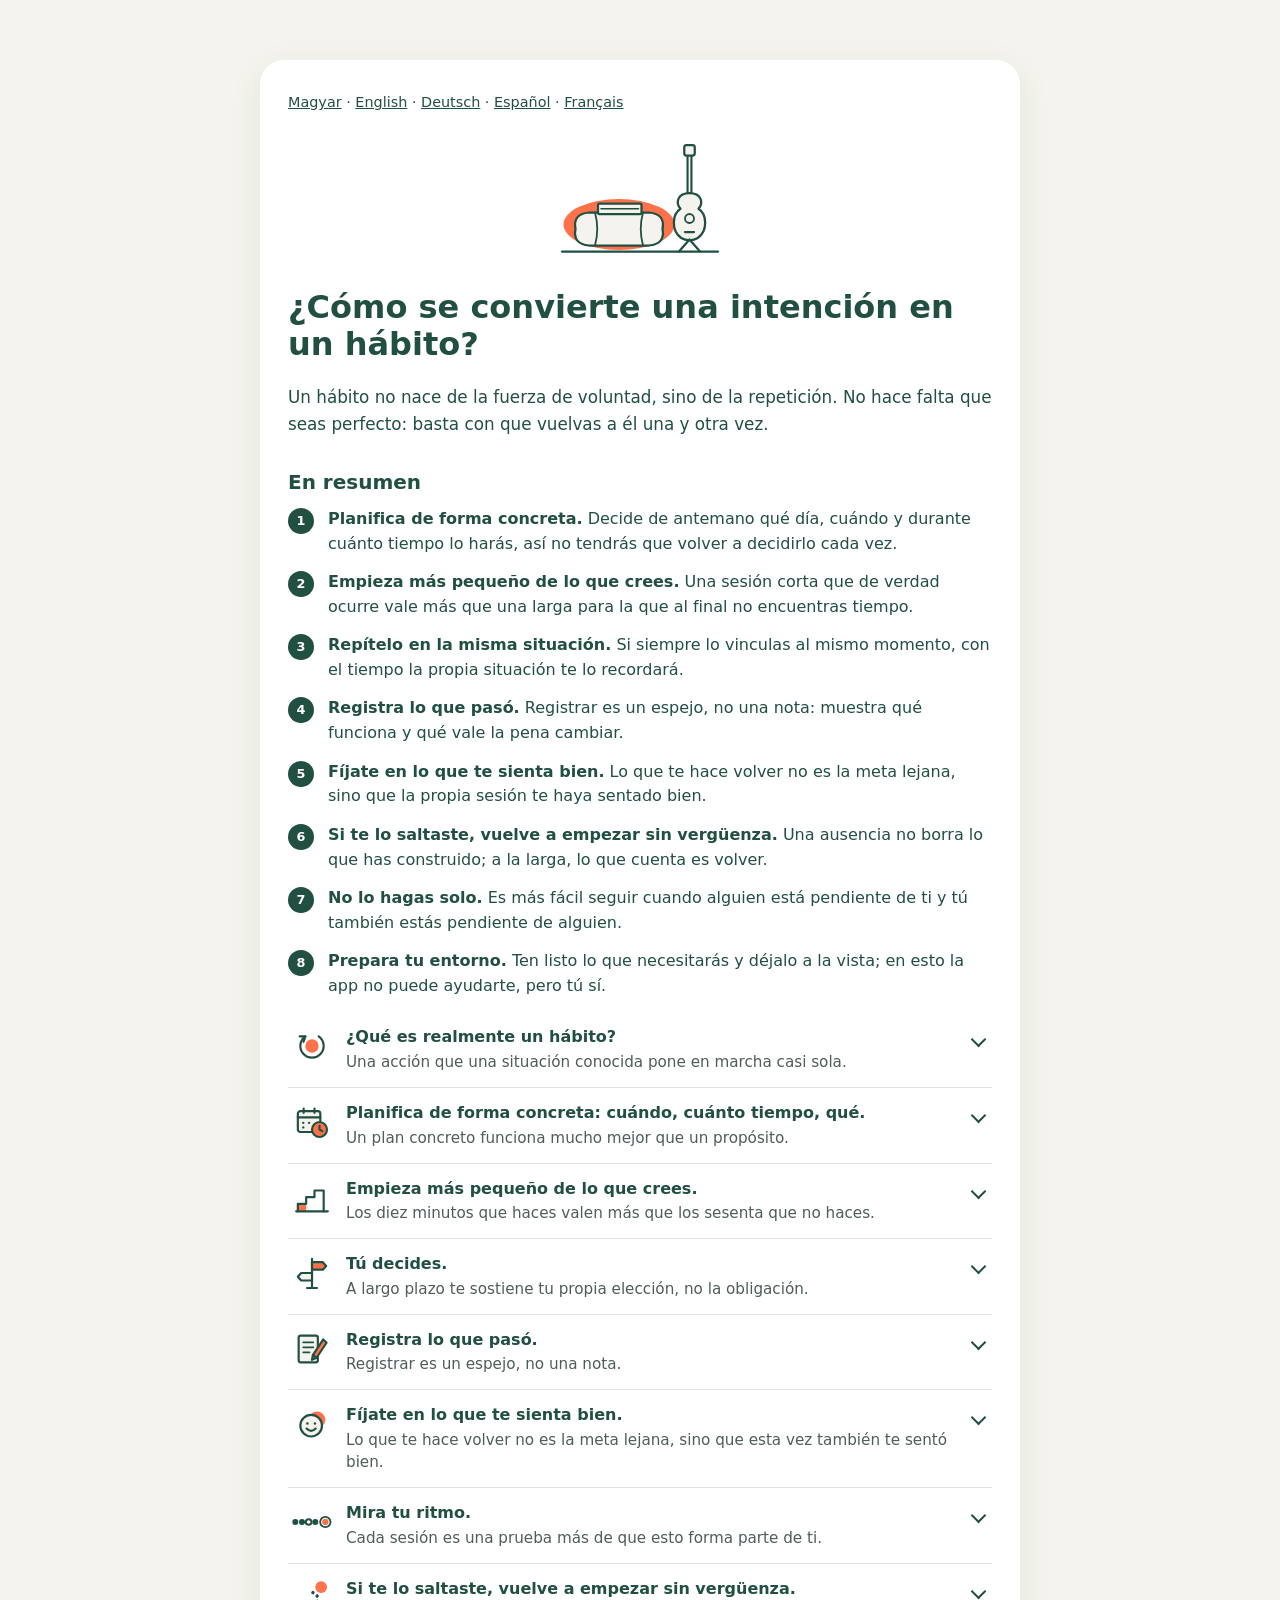
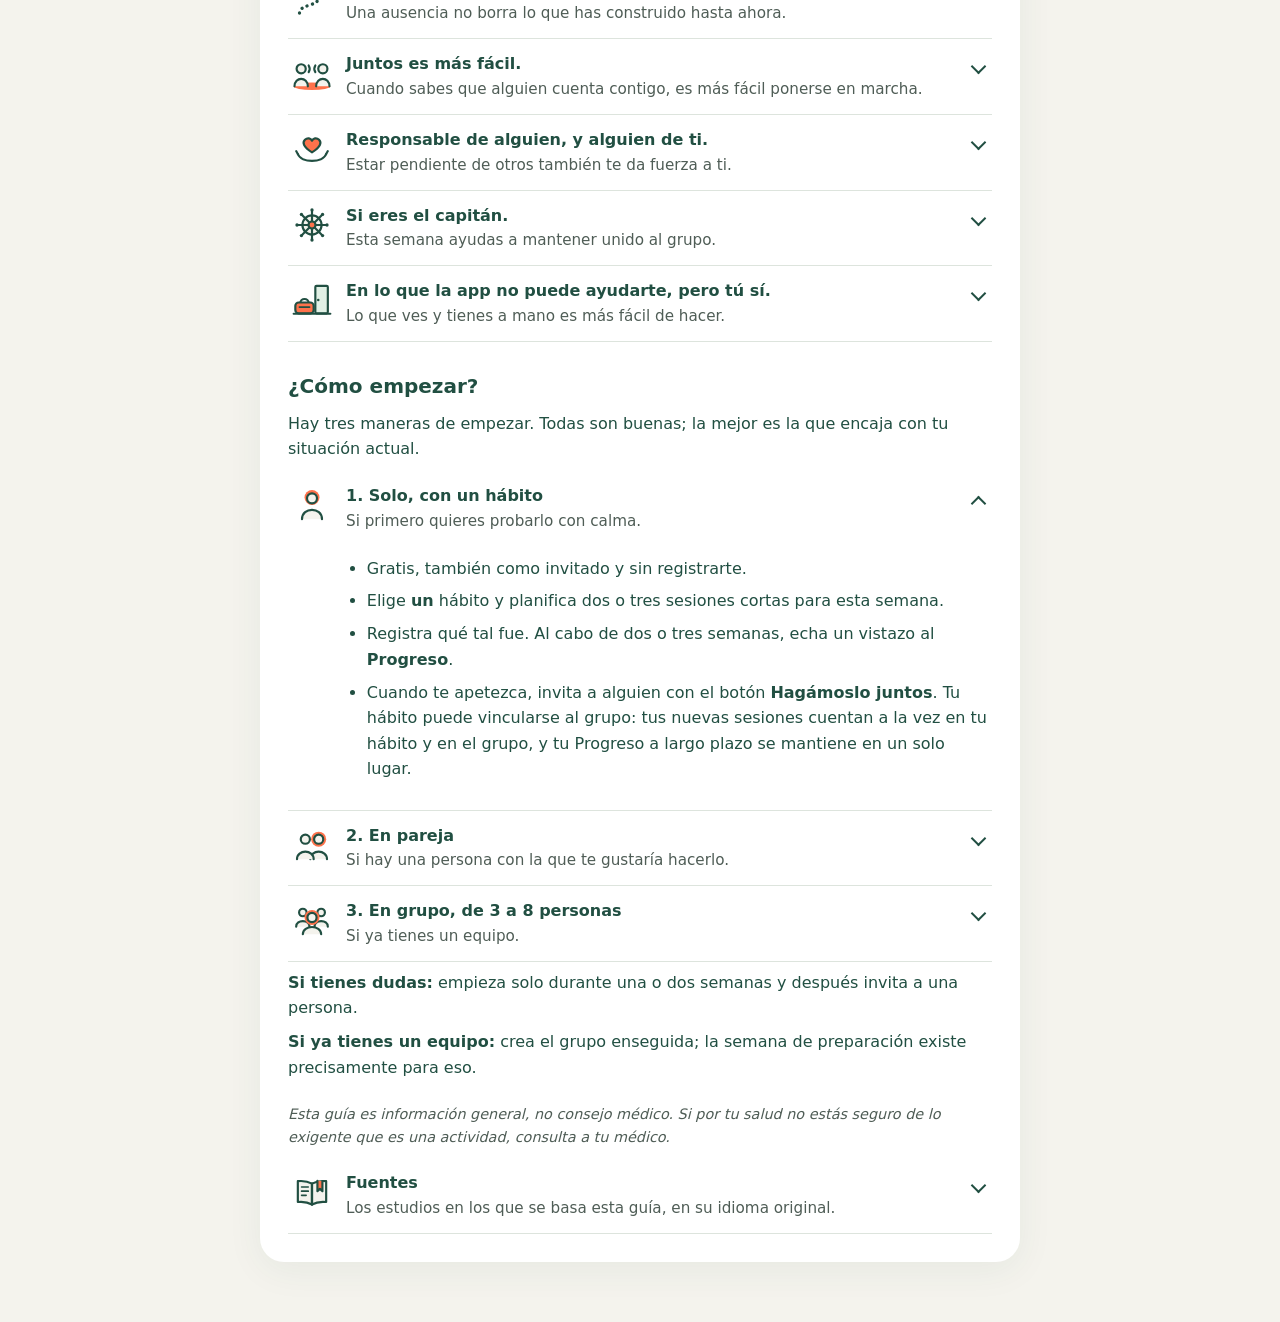
<file: habit-guide-es.html>
<!doctype html><html lang="es"><head><meta charset="utf-8"><meta name="viewport" content="width=device-width, initial-scale=1"><meta name="referrer" content="no-referrer"><title>¿Cómo se convierte una intención en un hábito?</title><link rel="stylesheet" href="style.css"><link rel="stylesheet" href="guide.css"></head><body><main class="guide"><nav><a href="habit-guide-hu.html" lang="hu">Magyar</a> · <a href="habit-guide-en.html" lang="en">English</a> · <a href="habit-guide-de.html" lang="de">Deutsch</a> · <a href="habit-guide-es.html" lang="es">Español</a> · <a href="habit-guide-fr.html" lang="fr">Français</a></nav><img class="guide-illustration" src="utmutato-fejlec.svg" alt="" width="180" height="135"><h1>¿Cómo se convierte una intención en un hábito?</h1>
<p class="g-intro">Un hábito no nace de la fuerza de voluntad, sino de la repetición. No hace falta que seas perfecto: basta con que vuelvas a él una y otra vez.</p>
<h2>En resumen</h2><ol class="g-short"><li><strong>Planifica de forma concreta.</strong> Decide de antemano qué día, cuándo y durante cuánto tiempo lo harás, así no tendrás que volver a decidirlo cada vez.</li><li><strong>Empieza más pequeño de lo que crees.</strong> Una sesión corta que de verdad ocurre vale más que una larga para la que al final no encuentras tiempo.</li><li><strong>Repítelo en la misma situación.</strong> Si siempre lo vinculas al mismo momento, con el tiempo la propia situación te lo recordará.</li><li><strong>Registra lo que pasó.</strong> Registrar es un espejo, no una nota: muestra qué funciona y qué vale la pena cambiar.</li><li><strong>Fíjate en lo que te sienta bien.</strong> Lo que te hace volver no es la meta lejana, sino que la propia sesión te haya sentado bien.</li><li><strong>Si te lo saltaste, vuelve a empezar sin vergüenza.</strong> Una ausencia no borra lo que has construido; a la larga, lo que cuenta es volver.</li><li><strong>No lo hagas solo.</strong> Es más fácil seguir cuando alguien está pendiente de ti y tú también estás pendiente de alguien.</li><li><strong>Prepara tu entorno.</strong> Ten listo lo que necesitarás y déjalo a la vista; en esto la app no puede ayudarte, pero tú sí.</li></ol>
<details id="mi-a-szokas" class="g-section"><summary><img class="g-icon" src="guide-icons/mi-a-szokas.svg" alt="" width="40" height="40"><span class="g-head"><strong>¿Qué es realmente un hábito?</strong><span class="g-sum">Una acción que una situación conocida pone en marcha casi sola.</span></span></summary><div class="g-body"><p>Al principio, cada sesión requiere una decisión: «¿Lo hago ahora?». Pero si la repites a menudo en una situación parecida, esa situación (por ejemplo, por la mañana después del café) te trae la acción a la mente cada vez más por sí sola. Entonces cuesta menos esfuerzo.</p><p>Esto lleva tiempo y es distinto para cada persona. En un estudio conocido, una nueva acción diaria tardó típicamente (en la mediana) 66 días en volverse casi automática. Sin embargo, los tiempos individuales oscilaron entre 18 y 254 días, y las acciones más sencillas (como beber un vaso de agua) se automatizaron antes que las más complejas (como hacer ejercicio) [1]. Por eso, las promesas del tipo «en 21 días» son demasiado simples. Si necesitas más tiempo, no es un fallo, sino parte de la variación natural.</p><aside class="g-app"><p><strong>Cómo te ayuda la app:</strong> el <strong>Progreso</strong> muestra en cuántas semanas le dedicaste tiempo a tu hábito. No cuenta rachas diarias ni te castiga por un día que te saltaste.</p></aside></div></details>
<details id="hogyan-tervezz" class="g-section"><summary><img class="g-icon" src="guide-icons/hogyan-tervezz.svg" alt="" width="40" height="40"><span class="g-head"><strong>Planifica de forma concreta: cuándo, cuánto tiempo, qué.</strong><span class="g-sum">Un plan concreto funciona mucho mejor que un propósito.</span></span></summary><div class="g-body"><p>«Esta semana me moveré más» es una buena intención, pero no dice cuándo empezar. «El miércoles después del trabajo caminaré 20 minutos por el parque», sí. En la investigación esto se llama plan «si–entonces»: <em>si</em> llega la situación, <em>entonces</em> hago esto. Según un resumen de 94 estudios, este tipo de planes ayuda en un grado medio o grande a convertir la intención en acción [2].</p><p>Funciona mejor si lo vinculas a una rutina diaria que ya tienes: «después de lavarme los dientes», «al llegar a casa», «con el café de la mañana». En un estudio, el uso del hilo dental vinculado al cepillado se volvió habitual de esta manera [3].</p><aside class="g-app"><p><strong>Cómo te ayuda la app:</strong> cada plan de sesión incluye el día, la franja del día o la hora exacta, la duración y la actividad. Eso es exactamente un plan «si–entonces». Si al planificar puedes imaginarte la situación, el plan es bueno.</p></aside></div></details>
<details id="kezdj-kicsiben" class="g-section"><summary><img class="g-icon" src="guide-icons/kezdj-kicsiben.svg" alt="" width="40" height="40"><span class="g-head"><strong>Empieza más pequeño de lo que crees.</strong><span class="g-sum">Los diez minutos que haces valen más que los sesenta que no haces.</span></span></summary><div class="g-body"><p>Solemos subestimar cuánto tiempo y energía exigen nuestros planes; es lo que se llama la falacia de la planificación [4]. Si el plan es demasiado grande, saltarlo trae decepción, y la decepción lleva fácilmente a abandonar. Un hábito se basa en la repetición, no en la duración [1, 5].</p><p>En la práctica:</p><ul class="g-list"><li>En las primeras semanas, planifica dos o tres sesiones cortas en lugar de una larga.</li><li>Si has empezado y te sienta bien, sigue sin problema. El plan es el mínimo, no el techo.</li><li>Una sesión más corta que sí hiciste también es un resultado positivo.</li></ul><aside class="g-app"><p><strong>Cómo te ayuda la app:</strong> si tu tiempo real es a menudo más corto de lo planificado, el <strong>Progreso</strong> te sugiere un plan más pequeño y realista. La decisión es tuya.</p></aside></div></details>
<details id="te-dontesz" class="g-section"><summary><img class="g-icon" src="guide-icons/te-dontesz.svg" alt="" width="40" height="40"><span class="g-head"><strong>Tú decides.</strong><span class="g-sum">A largo plazo te sostiene tu propia elección, no la obligación.</span></span></summary><div class="g-body"><p>Uno de los hallazgos mejor respaldados de la investigación sobre la motivación es que mantenemos algo durante más tiempo si lo hemos elegido nosotros, si sentimos que cada vez nos sale mejor y si nos conecta con otras personas [6]. También en el ámbito de la salud, los entornos de apoyo que reforzaban la libertad de elección, en lugar del control, se asociaron con mejores resultados [7].</p><p>En la práctica:</p><ul class="g-list"><li>Elige una actividad que te guste al menos un poco.</li><li>Cámbiala si se vuelve aburrida: el hábito es dedicarle tiempo con regularidad, no un ejercicio concreto.</li><li>Si en una etapa de tu vida no cabe, ponlo en pausa en lugar de forzarlo.</li></ul><aside class="g-app"><p><strong>Cómo te ayuda la app:</strong> eliges las actividades libremente y puedes cambiarlas de una sesión a otra. Tú decides si los detalles de tus resultados los ves solo tú o también el grupo. Puedes pausar o cerrar un hábito en cualquier momento, y su historial se conserva.</p></aside></div></details>
<details id="rogzitsd" class="g-section"><summary><img class="g-icon" src="guide-icons/rogzitsd.svg" alt="" width="40" height="40"><span class="g-head"><strong>Registra lo que pasó.</strong><span class="g-sum">Registrar es un espejo, no una nota.</span></span></summary><div class="g-body"><p>Quien revisa con regularidad su propio progreso tiene más probabilidades de alcanzar su meta. Según un análisis de 138 experimentos, seguir el progreso ayudó de forma notable, y ayudó más cuando los participantes también anotaban o compartían sus resultados [8].</p><p>Lo importante es la sinceridad, no una cifra bonita. Si fue más corto, regístralo como más corto. Si no se realizó, eso también es información: quizá el momento no era el adecuado o el plan era demasiado grande.</p><aside class="g-app"><p><strong>Cómo te ayuda la app:</strong> en <strong>¿Qué tal fue?</strong> registras el tiempo real, el día, la actividad y cómo te sentó. Si se te olvidó, puedes añadirlo más tarde, hasta la fecha límite. Un resultado que falta no es un fracaso, solo algo que aún no se sabe.</p></aside></div></details>
<details id="ami-jolesik" class="g-section"><summary><img class="g-icon" src="guide-icons/ami-jolesik.svg" alt="" width="40" height="40"><span class="g-head"><strong>Fíjate en lo que te sienta bien.</strong><span class="g-sum">Lo que te hace volver no es la meta lejana, sino que esta vez también te sentó bien.</span></span></summary><div class="g-body"><p>Las metas a largo plazo (la salud, dominar un idioma) son importantes, pero están lejos. Los estudios muestran que perseveramos más cuando la propia actividad aporta un disfrute inmediato [9]. Puede ser el aire fresco, una buena conversación, la música o simplemente la sensación de haberlo hecho.</p><p>Un truco probado: combínalo con algo que te guste. Por ejemplo, escucha tu pódcast favorito solo mientras caminas. En un estudio, esta combinación aumentó las visitas al gimnasio [10].</p><aside class="g-app"><p><strong>Cómo te ayuda la app:</strong> en cada resultado te preguntamos <strong>cómo te sentó</strong>. En el Progreso ves qué actividades y horarios te sientan mejor; vale la pena planificar más de esos.</p></aside></div></details>
<details id="ritmus" class="g-section"><summary><img class="g-icon" src="guide-icons/ritmus.svg" alt="" width="40" height="40"><span class="g-head"><strong>Mira tu ritmo.</strong><span class="g-sum">Cada sesión es una prueba más de que esto forma parte de ti.</span></span></summary><div class="g-body"><p>Con el tiempo ya no solo dices «hoy he salido a correr», sino también «soy corredor» o «soy corredora». El hábito y la imagen de uno mismo están relacionados: lo que hacemos con regularidad pasa a formar parte de cómo nos vemos, y eso a su vez influye en nuestro comportamiento [11].</p><p>Para ello no necesitas una racha perfecta. Basta con ver que, semana tras semana, le haces un hueco.</p><aside class="g-app"><p><strong>Cómo te ayuda la app:</strong> el <strong>Progreso</strong> muestra tu ritmo semanal, tus semanas activas, el tiempo dedicado y tus regresos. No hay clasificación ni te comparamos con nadie; la medida es tu propia historia.</p></aside></div></details>
<details id="ha-kimaradt" class="g-section"><summary><img class="g-icon" src="guide-icons/ha-kimaradt.svg" alt="" width="40" height="40"><span class="g-head"><strong>Si te lo saltaste, vuelve a empezar sin vergüenza.</strong><span class="g-sum">Una ausencia no borra lo que has construido hasta ahora.</span></span></summary><div class="g-body"><p>La vida se interpone: enfermedad, trabajo, hijos, viajes. En el estudio mencionado antes, saltarse una sola ocasión no perjudicó de forma apreciable la formación del hábito [1]. Lo que de verdad hace daño es la sensación de «total, ya da igual»: tras un tropiezo, muchas personas abandonan por completo [12].</p><p>Lo que ayuda:</p><ul class="g-list"><li><strong>Trátate como tratarías a un amigo.</strong> Quienes trataron sus propios errores con comprensión hicieron después más por mejorar, no menos [13]. La vergüenza tiende a llevar a evitar, mientras que la sensación de «me equivoqué y lo voy a arreglar» lleva a actuar [14].</li><li><strong>No lo recuperes por partida doble.</strong> No intentes recuperar de golpe todas las sesiones perdidas; mejor haz la siguiente más pequeña.</li><li><strong>Aprovecha los nuevos comienzos.</strong> Una nueva semana, un nuevo mes o una nueva ronda del grupo son un momento natural para volver a empezar; los estudios muestran que en esos momentos nos cuesta menos ponernos en marcha [15].</li></ul><aside class="g-app"><p><strong>Cómo te ayuda la app:</strong> los <strong>regresos</strong> son una de las principales medidas del Progreso, porque a largo plazo es lo que más cuenta. <strong>No se realizó</strong> es un estado neutral, no un juicio. No hay ninguna racha diaria que puedas «perder». Si durante un tiempo no puedes, puedes pausar el hábito.</p></aside></div></details>
<details id="miert-konnyebb-egyutt" class="g-section"><summary><img class="g-icon" src="guide-icons/miert-konnyebb-egyutt.svg" alt="" width="40" height="40"><span class="g-head"><strong>Juntos es más fácil.</strong><span class="g-sum">Cuando sabes que alguien cuenta contigo, es más fácil ponerse en marcha.</span></span></summary><div class="g-body"><p>El apoyo social es una de las ayudas más poderosas. En un estudio sobre pérdida de peso, las personas que se inscribieron con amigos y se apoyaron mutuamente mantuvieron sus resultados en una proporción mucho mayor que quienes empezaron solas [16]. Sentirse en conexión es además una de las bases de la motivación duradera [6].</p><p>Importa <em>quién</em> está pendiente de ti. Si en un grupo «todos» están pendientes de todos, es fácil que nadie diga nada, porque cada uno espera a otro [17]. Por eso, con nosotros, cada semana exactamente una persona está pendiente de ti, y tú estás pendiente de exactamente una persona.</p><aside class="g-app"><p><strong>Cómo te ayuda la app:</strong> <strong>Hagámoslo juntos</strong> crea una ronda de dos personas a partir de uno de tus hábitos. En un grupo, cada semana cambia quién está pendiente de quién, así que a todos les toca con todos. En la semana compartida veis los planes de los demás y si les dedicasteis tiempo; los detalles los comparte cada cual solo si quiere.</p></aside></div></details>
<details id="felelosseg" class="g-section"><summary><img class="g-icon" src="guide-icons/felelosseg.svg" alt="" width="40" height="40"><span class="g-head"><strong>Responsable de alguien, y alguien de ti.</strong><span class="g-sum">Estar pendiente de otros también te da fuerza a ti.</span></span></summary><div class="g-body"><p>Cuando sabes que alguien cuenta contigo, es más fácil levantarse del sofá. Y estar pendiente de alguien también hace bien: apoyar a otros da sentido y fuerza a muchas personas. Según estudios observacionales, dar apoyo puede ir unido incluso a la propia salud de quien lo da [18].</p><p>Estar pendiente de verdad es preguntar, no pedir cuentas. Un tono que deja libertad de elección funciona mejor que un juicio [7].</p><div class="g-table"><table><thead><tr><th>Mejor así</th><th>Mejor no</th></tr></thead><tbody><tr><td>«He visto que esta semana aún no tienes plan. ¿Cuándo te cabría una sesión corta?»</td><td>«¿Otra vez no lo has hecho?»</td></tr><tr><td>«¿Qué tal estás? ¿Te puedo ayudar en algo?»</td><td>«Todos los demás lo han hecho.»</td></tr><tr><td>«¡El paseo del miércoles estuvo genial!»</td><td>«¿Solo 15 minutos?»</td></tr></tbody></table></div><aside class="g-app"><p><strong>Cómo te ayuda la app:</strong> si la persona de la que estás pendiente no tiene plan o su resultado se retrasa, recibes un aviso para preguntarle, una sola vez. Puedes enviarle reconocimiento, ánimo o un toque amistoso. No hay clasificación y no se pone a nadie en evidencia.</p></aside></div></details>
<details id="ha-te-vagy-a-kapitany" class="g-section"><summary><img class="g-icon" src="guide-icons/ha-te-vagy-a-kapitany.svg" alt="" width="40" height="40"><span class="g-head"><strong>Si eres el capitán.</strong><span class="g-sum">Esta semana ayudas a mantener unido al grupo.</span></span></summary><div class="g-body"><p>En los grupos de tres o más personas, el capitán cambia cada semana. Esta semana eres anfitrión de la semana compartida: ayudas a convertir los pasos individuales en una experiencia común, para que todos sientan que su presencia cuenta.</p><p>Un mensaje de apertura escrito por ti puede dar impulso a la semana. Puedes proponer una sesión compartida, incluso un encuentro en persona, y reconocer pequeños esfuerzos o regresos que podrían pasar desapercibidos. No solo una semana perfecta merece reconocimiento: también lo merece volver a dedicar tiempo al hábito. No hace falta llenar la semana de actividades; una frase personal o un gesto amable puede significar mucho.</p><p>También procuras que nadie quede fuera del apoyo mutuo. Si falta un contacto, avisas a la persona responsable, sin contactar tú con el miembro en su lugar. No decides lo que deben hacer los demás, ni tienes que motivarlos a todos tú solo.</p><p>La rotación del papel significa que mantener unida a la comunidad es una tarea compartida: otras veces alguien más da impulso; esta semana puedes aportar tú.</p><aside class="g-app"><p><strong>Cómo te ayuda la app:</strong> tu papel semanal aparece en Tareas con el nombre del grupo. El resumen del capitán muestra los planes y los contactos de apoyo; en la página de información del grupo puedes escribir tu propio mensaje de apertura y proponer una sesión compartida. Son opciones voluntarias. Si surge una tarea concreta, su tarjeta explica por separado el motivo y el paso necesario.</p></aside></div></details>
<details id="kornyezet" class="g-section"><summary><img class="g-icon" src="guide-icons/kornyezet.svg" alt="" width="40" height="40"><span class="g-head"><strong>En lo que la app no puede ayudarte, pero tú sí.</strong><span class="g-sum">Lo que ves y tienes a mano es más fácil de hacer.</span></span></summary><div class="g-body"><p>Los hábitos están muy guiados por el entorno: por lo que vemos, lo que tenemos a mano y lo que requiere poca preparación [5, 19]. La app no puede organizarlo por ti, pero tú puedes hacerlo en unos minutos:</p><ul class="g-list"><li><strong>Prepáralo la noche anterior.</strong> Las zapatillas de correr junto a la puerta, la bolsa de deporte hecha, la esterilla de yoga extendida.</li><li><strong>Tenlo a la vista.</strong> El libro sobre la almohada, la guitarra en un soporte en lugar de en su funda, las tarjetas de vocabulario junto a la cafetera.</li><li><strong>Reduce los obstáculos para empezar.</strong> Cuantos menos pasos necesites para empezar, más fácil será.</li><li><strong>Dificulta lo que te distrae.</strong> El móvil en otra habitación, el mando a distancia en un cajón.</li><li><strong>En el mismo sitio, a la misma hora.</strong> Un lugar y una hora estables refuerzan el efecto recordatorio de la situación [3, 19].</li><li><strong>Cuéntaselo también a alguien en persona.</strong> Un propósito dicho en voz alta compromete.</li><li><strong>Cuida lo básico.</strong> Con sueño o con hambre todo cuesta más. En esos momentos, basta con la versión más pequeña.</li></ul></div></details>
<h2>¿Cómo empezar?</h2>
<p>Hay tres maneras de empezar. Todas son buenas; la mejor es la que encaja con tu situación actual.</p>
<details id="egyedul" class="g-section" open><summary><img class="g-icon" src="guide-icons/egyedul.svg" alt="" width="40" height="40"><span class="g-head"><strong>1. Solo, con un hábito</strong><span class="g-sum">Si primero quieres probarlo con calma.</span></span></summary><div class="g-body"><ul class="g-list"><li>Gratis, también como invitado y sin registrarte.</li><li>Elige <strong>un</strong> hábito y planifica dos o tres sesiones cortas para esta semana.</li><li>Registra qué tal fue. Al cabo de dos o tres semanas, echa un vistazo al <strong>Progreso</strong>.</li><li>Cuando te apetezca, invita a alguien con el botón <strong>Hagámoslo juntos</strong>. Tu hábito puede vincularse al grupo: tus nuevas sesiones cuentan a la vez en tu hábito y en el grupo, y tu Progreso a largo plazo se mantiene en un solo lugar.</li></ul></div></details>
<details id="kettesben" class="g-section"><summary><img class="g-icon" src="guide-icons/kettesben.svg" alt="" width="40" height="40"><span class="g-head"><strong>2. En pareja</strong><span class="g-sum">Si hay una persona con la que te gustaría hacerlo.</span></span></summary><div class="g-body"><ul class="g-list"><li>Una ronda de dos personas es siempre gratuita.</li><li>Estáis pendientes el uno del otro: si uno de los dos no tiene plan o su resultado se retrasa, el otro recibe un aviso para preguntarle, una sola vez.</li><li>No tenéis que hacer lo mismo. Uno puede correr y el otro nadar, siempre que estéis en la misma categoría principal.</li><li>Es la forma compartida más sencilla; más adelante también podéis invitar a una tercera persona.</li></ul></div></details>
<details id="csoportban" class="g-section"><summary><img class="g-icon" src="guide-icons/csoportban.svg" alt="" width="40" height="40"><span class="g-head"><strong>3. En grupo, de 3 a 8 personas</strong><span class="g-sum">Si ya tienes un equipo.</span></span></summary><div class="g-body"><ul class="g-list"><li>Un grupo de amigos, compañeros de entrenamiento, colegas, un club de lectura, un grupo de idiomas.</li><li>El grupo funciona en una ronda de 4, 8 o 12 semanas que empieza un lunes; hasta entonces podéis empezar juntos durante la <strong>Semana de preparación</strong>.</li><li>Cada semana está pendiente de ti otra persona, y el papel de capitán también va rotando.</li><li>El primer grupo de quien lo crea es una prueba gratuita de cuatro semanas. Después, un miembro paga por ronda; para todos los demás, participar es gratis.</li></ul></div></details>
<p class="g-outro"><strong>Si tienes dudas:</strong> empieza solo durante una o dos semanas y después invita a una persona.</p>
<p class="g-outro"><strong>Si ya tienes un equipo:</strong> crea el grupo enseguida; la semana de preparación existe precisamente para eso.</p>
<p class="g-note"><em>Esta guía es información general, no consejo médico. Si por tu salud no estás seguro de lo exigente que es una actividad, consulta a tu médico.</em></p>
<details id="forrasok" class="g-section"><summary><img class="g-icon" src="guide-icons/forrasok.svg" alt="" width="40" height="40"><span class="g-head"><strong>Fuentes</strong><span class="g-sum">Los estudios en los que se basa esta guía, en su idioma original.</span></span></summary><div class="g-body"><ol class="g-sources"><li value="1">Lally, P., van Jaarsveld, C. H. M., Potts, H. W. W., &amp; Wardle, J. (2010). How are habits formed: Modelling habit formation in the real world. <em>European Journal of Social Psychology, 40</em>(6), 998–1009. <a rel="noreferrer" href="https://doi.org/10.1002/ejsp.674">doi.org/10.1002/ejsp.674</a></li><li value="2">Gollwitzer, P. M., &amp; Sheeran, P. (2006). Implementation intentions and goal achievement: A meta-analysis of effects and processes. <em>Advances in Experimental Social Psychology, 38</em>, 69–119. <a rel="noreferrer" href="https://doi.org/10.1016/S0065-2601(06)38002-1">doi.org/10.1016/S0065-2601(06)38002-1</a></li><li value="3">Judah, G., Gardner, B., &amp; Aunger, R. (2013). Forming a flossing habit: An exploratory study of the psychological determinants of habit formation. <em>British Journal of Health Psychology, 18</em>(2), 338–353. <a rel="noreferrer" href="https://doi.org/10.1111/j.2044-8287.2012.02086.x">doi.org/10.1111/j.2044-8287.2012.02086.x</a></li><li value="4">Buehler, R., Griffin, D., &amp; Ross, M. (1994). Exploring the "planning fallacy": Why people underestimate their task completion times. <em>Journal of Personality and Social Psychology, 67</em>(3), 366–381. <a rel="noreferrer" href="https://doi.org/10.1037/0022-3514.67.3.366">doi.org/10.1037/0022-3514.67.3.366</a></li><li value="5">Gardner, B., Lally, P., &amp; Wardle, J. (2012). Making health habitual: The psychology of "habit-formation" and general practice. <em>British Journal of General Practice, 62</em>(605), 664–666. <a rel="noreferrer" href="https://doi.org/10.3399/bjgp12X659466">doi.org/10.3399/bjgp12X659466</a></li><li value="6">Ryan, R. M., &amp; Deci, E. L. (2000). Self-determination theory and the facilitation of intrinsic motivation, social development, and well-being. <em>American Psychologist, 55</em>(1), 68–78. <a rel="noreferrer" href="https://doi.org/10.1037/0003-066X.55.1.68">doi.org/10.1037/0003-066X.55.1.68</a></li><li value="7">Ng, J. Y. Y., Ntoumanis, N., Thøgersen-Ntoumani, C., Deci, E. L., Ryan, R. M., Duda, J. L., &amp; Williams, G. C. (2012). Self-determination theory applied to health contexts: A meta-analysis. <em>Perspectives on Psychological Science, 7</em>(4), 325–340. <a rel="noreferrer" href="https://doi.org/10.1177/1745691612447309">doi.org/10.1177/1745691612447309</a></li><li value="8">Harkin, B., Webb, T. L., Chang, B. P. I., Prestwich, A., Conner, M., Kellar, I., Benn, Y., &amp; Sheeran, P. (2016). Does monitoring goal progress promote goal attainment? A meta-analysis of the experimental evidence. <em>Psychological Bulletin, 142</em>(2), 198–229. <a rel="noreferrer" href="https://doi.org/10.1037/bul0000025">doi.org/10.1037/bul0000025</a></li><li value="9">Woolley, K., &amp; Fishbach, A. (2016). For the fun of it: Harnessing immediate rewards to increase persistence in long-term goals. <em>Journal of Consumer Research, 42</em>(6), 952–966. <a rel="noreferrer" href="https://doi.org/10.1093/jcr/ucv098">doi.org/10.1093/jcr/ucv098</a></li><li value="10">Milkman, K. L., Minson, J. A., &amp; Volpp, K. G. M. (2014). Holding the Hunger Games hostage at the gym: An evaluation of temptation bundling. <em>Management Science, 60</em>(2), 283–299. <a rel="noreferrer" href="https://doi.org/10.1287/mnsc.2013.1784">doi.org/10.1287/mnsc.2013.1784</a></li><li value="11">Verplanken, B., &amp; Sui, J. (2019). Habit and identity: Behavioral, cognitive, affective, and motivational facets of an integrated self. <em>Frontiers in Psychology, 10</em>, 1504. <a rel="noreferrer" href="https://doi.org/10.3389/fpsyg.2019.01504">doi.org/10.3389/fpsyg.2019.01504</a></li><li value="12">Cochran, W., &amp; Tesser, A. (1996). The "what the hell" effect: Some effects of goal proximity and goal framing on performance. In L. L. Martin &amp; A. Tesser (Eds.), <em>Striving and feeling: Interactions among goals, affect, and self-regulation</em> (pp. 99–120). Lawrence Erlbaum.</li><li value="13">Breines, J. G., &amp; Chen, S. (2012). Self-compassion increases self-improvement motivation. <em>Personality and Social Psychology Bulletin, 38</em>(9), 1133–1143. <a rel="noreferrer" href="https://doi.org/10.1177/0146167212445599">doi.org/10.1177/0146167212445599</a></li><li value="14">Tangney, J. P., Stuewig, J., &amp; Mashek, D. J. (2007). Moral emotions and moral behavior. <em>Annual Review of Psychology, 58</em>, 345–372. <a rel="noreferrer" href="https://doi.org/10.1146/annurev.psych.56.091103.070145">doi.org/10.1146/annurev.psych.56.091103.070145</a></li><li value="15">Dai, H., Milkman, K. L., &amp; Riis, J. (2014). The fresh start effect: Temporal landmarks motivate aspirational behavior. <em>Management Science, 60</em>(10), 2563–2582. <a rel="noreferrer" href="https://doi.org/10.1287/mnsc.2014.1901">doi.org/10.1287/mnsc.2014.1901</a></li><li value="16">Wing, R. R., &amp; Jeffery, R. W. (1999). Benefits of recruiting participants with friends and increasing social support for weight loss and maintenance. <em>Journal of Consulting and Clinical Psychology, 67</em>(1), 132–138. <a rel="noreferrer" href="https://doi.org/10.1037/0022-006X.67.1.132">doi.org/10.1037/0022-006X.67.1.132</a></li><li value="17">Darley, J. M., &amp; Latané, B. (1968). Bystander intervention in emergencies: Diffusion of responsibility. <em>Journal of Personality and Social Psychology, 8</em>(4), 377–383. <a rel="noreferrer" href="https://doi.org/10.1037/h0025589">doi.org/10.1037/h0025589</a></li><li value="18">Brown, S. L., Nesse, R. M., Vinokur, A. D., &amp; Smith, D. M. (2003). Providing social support may be more beneficial than receiving it: Results from a prospective study of mortality. <em>Psychological Science, 14</em>(4), 320–327. <a rel="noreferrer" href="https://doi.org/10.1111/1467-9280.14461">doi.org/10.1111/1467-9280.14461</a></li><li value="19">Wood, W., &amp; Rünger, D. (2016). Psychology of habit. <em>Annual Review of Psychology, 67</em>, 289–314. <a rel="noreferrer" href="https://doi.org/10.1146/annurev-psych-122414-033417">doi.org/10.1146/annurev-psych-122414-033417</a></li></ol></div></details>
</main><script src="guide.js"></script></body></html>
</file>
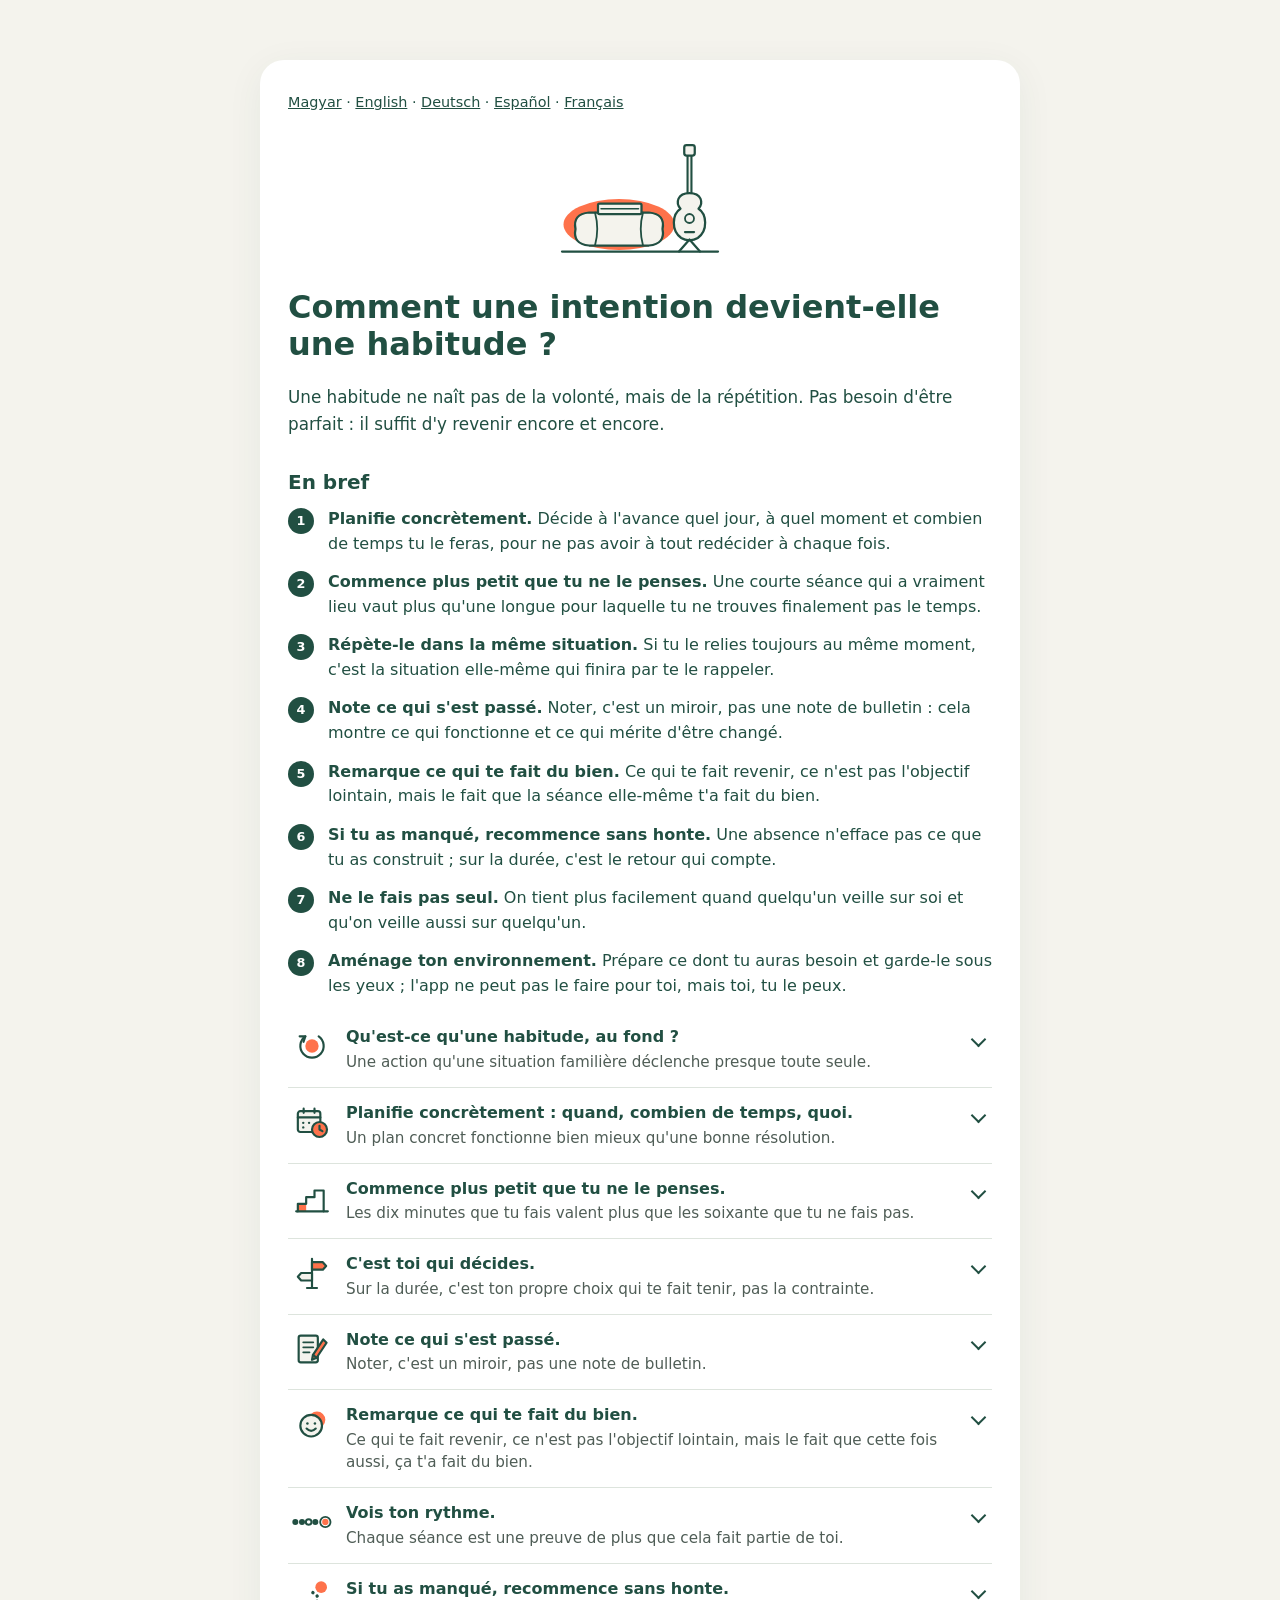
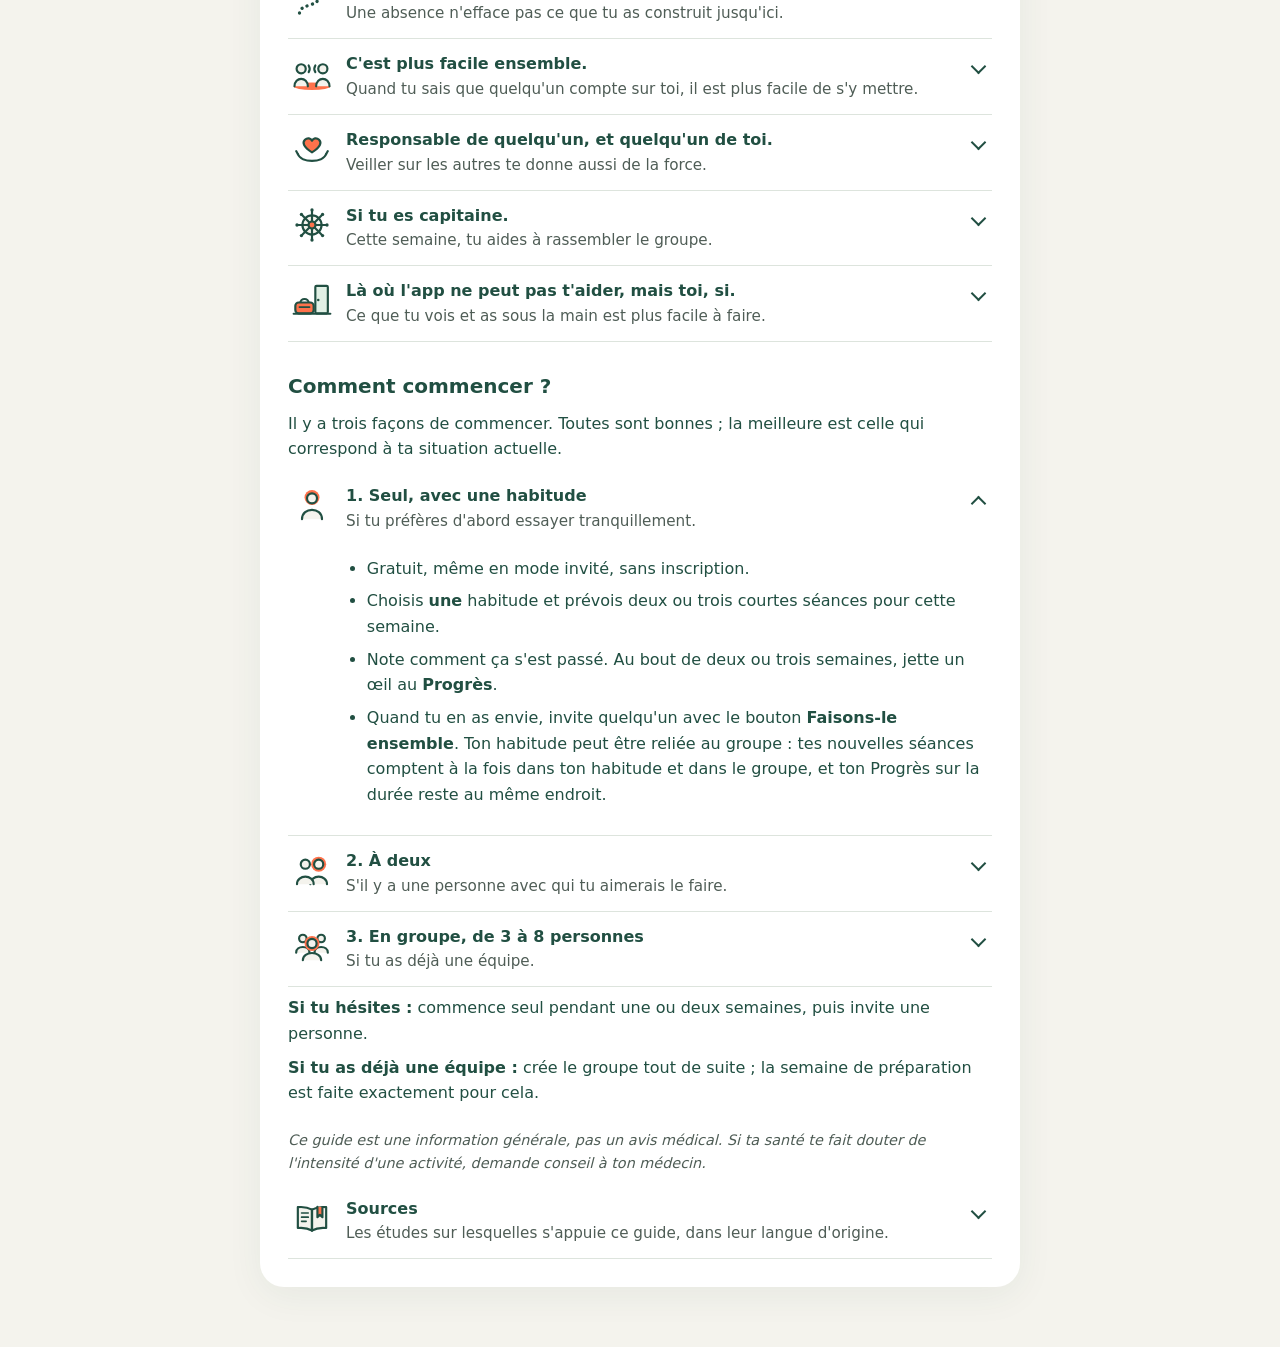
<file: habit-guide-fr.html>
<!doctype html><html lang="fr"><head><meta charset="utf-8"><meta name="viewport" content="width=device-width, initial-scale=1"><meta name="referrer" content="no-referrer"><title>Comment une intention devient-elle une habitude ?</title><link rel="stylesheet" href="style.css"><link rel="stylesheet" href="guide.css"></head><body><main class="guide"><nav><a href="habit-guide-hu.html" lang="hu">Magyar</a> · <a href="habit-guide-en.html" lang="en">English</a> · <a href="habit-guide-de.html" lang="de">Deutsch</a> · <a href="habit-guide-es.html" lang="es">Español</a> · <a href="habit-guide-fr.html" lang="fr">Français</a></nav><img class="guide-illustration" src="utmutato-fejlec.svg" alt="" width="180" height="135"><h1>Comment une intention devient-elle une habitude ?</h1>
<p class="g-intro">Une habitude ne naît pas de la volonté, mais de la répétition. Pas besoin d'être parfait : il suffit d'y revenir encore et encore.</p>
<h2>En bref</h2><ol class="g-short"><li><strong>Planifie concrètement.</strong> Décide à l'avance quel jour, à quel moment et combien de temps tu le feras, pour ne pas avoir à tout redécider à chaque fois.</li><li><strong>Commence plus petit que tu ne le penses.</strong> Une courte séance qui a vraiment lieu vaut plus qu'une longue pour laquelle tu ne trouves finalement pas le temps.</li><li><strong>Répète-le dans la même situation.</strong> Si tu le relies toujours au même moment, c'est la situation elle-même qui finira par te le rappeler.</li><li><strong>Note ce qui s'est passé.</strong> Noter, c'est un miroir, pas une note de bulletin : cela montre ce qui fonctionne et ce qui mérite d'être changé.</li><li><strong>Remarque ce qui te fait du bien.</strong> Ce qui te fait revenir, ce n'est pas l'objectif lointain, mais le fait que la séance elle-même t'a fait du bien.</li><li><strong>Si tu as manqué, recommence sans honte.</strong> Une absence n'efface pas ce que tu as construit ; sur la durée, c'est le retour qui compte.</li><li><strong>Ne le fais pas seul.</strong> On tient plus facilement quand quelqu'un veille sur soi et qu'on veille aussi sur quelqu'un.</li><li><strong>Aménage ton environnement.</strong> Prépare ce dont tu auras besoin et garde-le sous les yeux ; l'app ne peut pas le faire pour toi, mais toi, tu le peux.</li></ol>
<details id="mi-a-szokas" class="g-section"><summary><img class="g-icon" src="guide-icons/mi-a-szokas.svg" alt="" width="40" height="40"><span class="g-head"><strong>Qu'est-ce qu'une habitude, au fond ?</strong><span class="g-sum">Une action qu'une situation familière déclenche presque toute seule.</span></span></summary><div class="g-body"><p>Au début, chaque séance demande une décision : « Est-ce que je le fais maintenant ? » Mais si tu la répètes souvent dans une situation semblable, cette situation (par exemple le matin, après le café) fait venir l'action de plus en plus d'elle-même. Elle demande alors moins d'effort.</p><p>Cela prend du temps et varie d'une personne à l'autre. Dans une étude connue, une nouvelle action quotidienne est devenue presque automatique en général (en médiane) au bout de 66 jours. Les durées individuelles allaient cependant de 18 à 254 jours, et les actions plus simples (comme boire un verre d'eau) sont devenues automatiques plus vite que les plus complexes (comme faire du sport) [1]. Les promesses du type « en 21 jours » sont donc trop simples. Si tu as besoin de plus de temps, ce n'est pas un échec, mais une partie de la variation naturelle.</p><aside class="g-app"><p><strong>Ce que fait l'app pour toi :</strong> le <strong>Progrès</strong> montre pendant combien de semaines tu as consacré du temps à ton habitude. Il ne compte pas de séries quotidiennes et ne te pénalise pas pour un jour manqué.</p></aside></div></details>
<details id="hogyan-tervezz" class="g-section"><summary><img class="g-icon" src="guide-icons/hogyan-tervezz.svg" alt="" width="40" height="40"><span class="g-head"><strong>Planifie concrètement : quand, combien de temps, quoi.</strong><span class="g-sum">Un plan concret fonctionne bien mieux qu'une bonne résolution.</span></span></summary><div class="g-body"><p>« Cette semaine, je bouge davantage » est une bonne intention, mais elle ne dit pas quand commencer. « Mercredi après le travail, je marche 20 minutes au parc », si. La recherche appelle cela un plan « si–alors » : <em>si</em> la situation arrive, <em>alors</em> je fais ceci. Selon une synthèse de 94 études, ce type de plan aide de façon moyenne à forte à transformer une intention en action [2].</p><p>Le mieux est de le relier à une routine quotidienne existante : « après m'être brossé les dents », « en rentrant à la maison », « avec le café du matin ». Dans une étude, l'usage du fil dentaire, relié au brossage, est devenu régulier de cette façon [3].</p><aside class="g-app"><p><strong>Ce que fait l'app pour toi :</strong> chaque séance planifiée comprend le jour, le moment de la journée ou l'heure exacte, la durée et l'activité. C'est exactement un plan « si–alors ». Si tu arrives à imaginer la situation en planifiant, ton plan est bon.</p></aside></div></details>
<details id="kezdj-kicsiben" class="g-section"><summary><img class="g-icon" src="guide-icons/kezdj-kicsiben.svg" alt="" width="40" height="40"><span class="g-head"><strong>Commence plus petit que tu ne le penses.</strong><span class="g-sum">Les dix minutes que tu fais valent plus que les soixante que tu ne fais pas.</span></span></summary><div class="g-body"><p>Nous avons tendance à sous-estimer le temps et l'énergie que demandent nos projets ; c'est ce qu'on appelle l'erreur de planification [4]. Si le plan est trop ambitieux, le manquer déçoit, et la déception mène facilement à l'abandon. Une habitude repose sur la répétition, pas sur la durée [1, 5].</p><p>En pratique :</p><ul class="g-list"><li>Les premières semaines, prévois plutôt deux ou trois courtes séances qu'une longue.</li><li>Si tu as commencé et que ça te fait du bien, continue sans hésiter. Le plan est un minimum, pas un plafond.</li><li>Une séance plus courte que tu as faite reste un résultat positif.</li></ul><aside class="g-app"><p><strong>Ce que fait l'app pour toi :</strong> si ton temps réel est souvent plus court que prévu, le <strong>Progrès</strong> te propose un plan plus petit et plus réaliste. C'est toi qui décides.</p></aside></div></details>
<details id="te-dontesz" class="g-section"><summary><img class="g-icon" src="guide-icons/te-dontesz.svg" alt="" width="40" height="40"><span class="g-head"><strong>C'est toi qui décides.</strong><span class="g-sum">Sur la durée, c'est ton propre choix qui te fait tenir, pas la contrainte.</span></span></summary><div class="g-body"><p>L'un des résultats les mieux établis de la recherche sur la motivation est que nous tenons plus longtemps à quelque chose si nous l'avons choisi nous-mêmes, si nous sentons que nous progressons et si cela nous relie aux autres [6]. Dans le domaine de la santé aussi, les environnements de soutien qui renforçaient la liberté de choix plutôt que le contrôle allaient de pair avec de meilleurs résultats [7].</p><p>En pratique :</p><ul class="g-list"><li>Choisis une activité que tu aimes au moins un peu.</li><li>Change si cela devient ennuyeux : l'habitude, c'est de prendre du temps régulièrement, pas un exercice précis.</li><li>Si, à une période de ta vie, cela ne rentre pas, mets en pause plutôt que de forcer.</li></ul><aside class="g-app"><p><strong>Ce que fait l'app pour toi :</strong> tu choisis librement tes activités et tu peux en changer d'une séance à l'autre. C'est toi qui décides si les détails de tes résultats ne sont visibles que par toi ou aussi par le groupe. Tu peux mettre en pause ou terminer une habitude à tout moment ; son historique est conservé.</p></aside></div></details>
<details id="rogzitsd" class="g-section"><summary><img class="g-icon" src="guide-icons/rogzitsd.svg" alt="" width="40" height="40"><span class="g-head"><strong>Note ce qui s'est passé.</strong><span class="g-sum">Noter, c'est un miroir, pas une note de bulletin.</span></span></summary><div class="g-body"><p>Les personnes qui regardent régulièrement leurs propres progrès ont plus de chances d'atteindre leur objectif. Selon une analyse de 138 expériences, suivre ses progrès a nettement aidé, et surtout lorsque les participants notaient ou partageaient aussi leurs résultats [8].</p><p>L'essentiel est l'honnêteté, pas un joli chiffre. Si c'était plus court, note-le plus court. Si cela n'a pas eu lieu, c'est aussi une information : peut-être que le moment ne convenait pas, ou que le plan était trop ambitieux.</p><aside class="g-app"><p><strong>Ce que fait l'app pour toi :</strong> dans <strong>Comment ça s'est passé ?</strong>, tu notes le temps réel, le jour, l'activité et ton ressenti. Si tu as oublié, tu peux encore l'ajouter plus tard, jusqu'à l'échéance. Un résultat manquant n'est pas un échec, seulement quelque chose qu'on ne sait pas encore.</p></aside></div></details>
<details id="ami-jolesik" class="g-section"><summary><img class="g-icon" src="guide-icons/ami-jolesik.svg" alt="" width="40" height="40"><span class="g-head"><strong>Remarque ce qui te fait du bien.</strong><span class="g-sum">Ce qui te fait revenir, ce n'est pas l'objectif lointain, mais le fait que cette fois aussi, ça t'a fait du bien.</span></span></summary><div class="g-body"><p>Les objectifs à long terme (la santé, la maîtrise d'une langue) comptent, mais ils sont loin. Les études montrent que nous persévérons davantage quand l'activité elle-même procure un plaisir immédiat [9]. Cela peut être l'air frais, une bonne conversation, la musique ou simplement le sentiment de l'avoir fait.</p><p>Une astuce qui a fait ses preuves : associe-la à quelque chose que tu aimes. Par exemple, n'écoute ton podcast préféré qu'en marchant. Dans une étude, cette association a augmenté la fréquentation de la salle de sport [10].</p><aside class="g-app"><p><strong>Ce que fait l'app pour toi :</strong> à chaque résultat, nous te demandons <strong>comment tu l'as vécu</strong>. Dans le Progrès, tu vois quelles activités et quels moments te font le plus de bien ; cela vaut la peine d'en prévoir davantage.</p></aside></div></details>
<details id="ritmus" class="g-section"><summary><img class="g-icon" src="guide-icons/ritmus.svg" alt="" width="40" height="40"><span class="g-head"><strong>Vois ton rythme.</strong><span class="g-sum">Chaque séance est une preuve de plus que cela fait partie de toi.</span></span></summary><div class="g-body"><p>Au bout d'un moment, tu ne dis plus seulement « Aujourd'hui, j'ai couru », mais aussi « Je suis coureur » ou « Je suis coureuse ». Habitude et image de soi sont liées : ce que nous faisons régulièrement entre dans la façon dont nous nous voyons, et cela influence à son tour notre comportement [11].</p><p>Pour cela, pas besoin d'une série parfaite. Il suffit de voir que, semaine après semaine, tu lui fais une place.</p><aside class="g-app"><p><strong>Ce que fait l'app pour toi :</strong> le <strong>Progrès</strong> montre ton rythme hebdomadaire, tes semaines actives, le temps consacré et tes retours. Il n'y a pas de classement et nous ne te comparons à personne ; la mesure, c'est ta propre histoire.</p></aside></div></details>
<details id="ha-kimaradt" class="g-section"><summary><img class="g-icon" src="guide-icons/ha-kimaradt.svg" alt="" width="40" height="40"><span class="g-head"><strong>Si tu as manqué, recommence sans honte.</strong><span class="g-sum">Une absence n'efface pas ce que tu as construit jusqu'ici.</span></span></summary><div class="g-body"><p>La vie s'en mêle : maladie, travail, enfants, voyages. Dans l'étude citée plus haut, manquer une seule occasion n'a pas nui de façon notable à la formation de l'habitude [1]. Ce qui fait vraiment du tort, c'est le sentiment « de toute façon, c'est fichu » : après un faux pas, beaucoup abandonnent complètement [12].</p><p>Ce qui aide :</p><ul class="g-list"><li><strong>Sois envers toi comme envers un ami.</strong> Les personnes qui ont traité leurs propres erreurs avec bienveillance ont ensuite fait plus d'efforts pour s'améliorer, pas moins [13]. La honte pousse plutôt à l'évitement, alors que le sentiment « je me suis trompé et je vais réparer » pousse à agir [14].</li><li><strong>Ne rattrape pas en double.</strong> N'essaie pas de rattraper d'un coup toutes les séances manquées ; fais plutôt la suivante plus courte.</li><li><strong>Profite des nouveaux départs.</strong> Une nouvelle semaine, un nouveau mois ou un nouveau tour du groupe sont des moments naturels pour recommencer ; les études montrent qu'on se lance plus facilement à ces moments-là [15].</li></ul><aside class="g-app"><p><strong>Ce que fait l'app pour toi :</strong> les <strong>retours</strong> sont l'une des principales mesures du Progrès, car sur la durée, c'est ce qui compte le plus. <strong>N’a pas eu lieu</strong> est un statut neutre, pas un jugement. Il n'y a pas de série quotidienne que tu pourrais « perdre ». Si cela ne va pas pendant un temps, tu peux mettre l'habitude en pause.</p></aside></div></details>
<details id="miert-konnyebb-egyutt" class="g-section"><summary><img class="g-icon" src="guide-icons/miert-konnyebb-egyutt.svg" alt="" width="40" height="40"><span class="g-head"><strong>C'est plus facile ensemble.</strong><span class="g-sum">Quand tu sais que quelqu'un compte sur toi, il est plus facile de s'y mettre.</span></span></summary><div class="g-body"><p>Le soutien social est l'une des aides les plus puissantes. Dans une étude sur la perte de poids, les personnes inscrites avec des amis et qui se soutenaient mutuellement ont conservé leurs résultats bien plus souvent que celles qui avaient commencé seules [16]. Se sentir lié aux autres est aussi l'un des fondements d'une motivation durable [6].</p><p>Ce qui compte, c'est <em>qui</em> veille sur toi. Si, dans un groupe, « tout le monde » veille sur tout le monde, il arrive facilement que personne ne dise rien, parce que chacun attend les autres [17]. C'est pourquoi, chez nous, chaque semaine, exactement une personne veille sur toi, et tu veilles sur exactement une personne.</p><aside class="g-app"><p><strong>Ce que fait l'app pour toi :</strong> <strong>Faisons-le ensemble</strong> lance un tour à deux à partir de l'une de tes habitudes. Dans un groupe, qui veille sur qui change d'une semaine à l'autre, si bien que chacun passe par tout le monde. Dans la semaine commune, vous voyez les plans des autres et si vous y avez consacré du temps ; chacun décide lui-même s'il partage les détails.</p></aside></div></details>
<details id="felelosseg" class="g-section"><summary><img class="g-icon" src="guide-icons/felelosseg.svg" alt="" width="40" height="40"><span class="g-head"><strong>Responsable de quelqu'un, et quelqu'un de toi.</strong><span class="g-sum">Veiller sur les autres te donne aussi de la force.</span></span></summary><div class="g-body"><p>Quand tu sais que quelqu'un compte sur toi, il est plus facile de quitter le canapé. Et veiller sur quelqu'un fait aussi du bien : soutenir les autres donne à beaucoup de gens du sens et de la force. Selon des études d'observation, apporter du soutien pourrait même aller de pair avec la santé de celui qui le donne [18].</p><p>Bien veiller, c'est poser des questions, pas demander des comptes. Un ton qui laisse la liberté de choix fonctionne mieux qu'un jugement [7].</p><div class="g-table"><table><thead><tr><th>Plutôt comme ça</th><th>Plutôt pas</th></tr></thead><tbody><tr><td>« J'ai vu que tu n'as pas encore de plan cette semaine. Quand une courte séance pourrait-elle se caser ? »</td><td>« Encore raté ? »</td></tr><tr><td>« Comment ça va ? Je peux t'aider pour quelque chose ? »</td><td>« Tous les autres l'ont fait. »</td></tr><tr><td>« La marche de mercredi était super ! »</td><td>« Seulement 15 minutes ? »</td></tr></tbody></table></div><aside class="g-app"><p><strong>Ce que fait l'app pour toi :</strong> si la personne sur qui tu veilles n'a pas de plan ou si son résultat tarde, tu reçois une fois un signal pour prendre de ses nouvelles. Tu peux envoyer de la reconnaissance, des encouragements ou un petit coup de pouce. Il n'y a pas de classement, et personne n'est montré du doigt.</p></aside></div></details>
<details id="ha-te-vagy-a-kapitany" class="g-section"><summary><img class="g-icon" src="guide-icons/ha-te-vagy-a-kapitany.svg" alt="" width="40" height="40"><span class="g-head"><strong>Si tu es capitaine.</strong><span class="g-sum">Cette semaine, tu aides à rassembler le groupe.</span></span></summary><div class="g-body"><p>Dans les groupes de trois personnes ou plus, le capitaine change chaque semaine. Cette semaine, tu accueilles la semaine commune : tu aides à faire des petits pas individuels une expérience partagée, pour que chacun sente que sa présence compte.</p><p>Un message de début de semaine écrit par toi peut donner un élan au groupe. Tu peux proposer une séance commune, éventuellement une rencontre en personne, et remarquer les petits efforts ou les retours qui passeraient facilement inaperçus. Une semaine parfaite n'est pas la seule chose à saluer : reprendre du temps pour son habitude compte aussi. Inutile de remplir la semaine d'activités ; une phrase personnelle ou un geste bienveillant peut faire beaucoup.</p><p>Tu veilles aussi à ce que personne ne soit oublié dans l'attention mutuelle. Si une prise de contact manque, rappelle-le à la personne responsable, sans contacter le membre à sa place. Tu ne décides pas de ce que les autres doivent faire, et tu n'as pas à motiver tout le monde à toi seul.</p><p>La rotation du rôle signifie que faire vivre la communauté est une tâche partagée : à d'autres moments, quelqu'un d'autre donne l'élan ; cette semaine, tu peux y contribuer.</p><aside class="g-app"><p><strong>Ce que fait l'app pour toi :</strong> ton rôle de la semaine apparaît dans Tâches avec le nom du groupe. La vue d'ensemble du capitaine montre les projets et les prises de contact ; sur la page d'information du groupe, tu peux écrire ton propre message de début de semaine et proposer une séance commune. Ce sont des possibilités facultatives. Si une tâche précise se présente, sa carte explique séparément la raison et l'action attendue.</p></aside></div></details>
<details id="kornyezet" class="g-section"><summary><img class="g-icon" src="guide-icons/kornyezet.svg" alt="" width="40" height="40"><span class="g-head"><strong>Là où l'app ne peut pas t'aider, mais toi, si.</strong><span class="g-sum">Ce que tu vois et as sous la main est plus facile à faire.</span></span></summary><div class="g-body"><p>Les habitudes sont fortement guidées par l'environnement : ce que nous voyons, ce que nous avons sous la main et ce qui demande peu de préparation [5, 19]. L'app ne peut pas l'aménager à ta place, mais tu peux le faire en quelques minutes :</p><ul class="g-list"><li><strong>Prépare tout la veille.</strong> Les chaussures de course près de la porte, le sac de sport prêt, le tapis de yoga déroulé.</li><li><strong>Garde-le sous les yeux.</strong> Le livre sur l'oreiller, la guitare sur un support plutôt que dans son étui, les cartes de vocabulaire à côté de la cafetière.</li><li><strong>Réduis les obstacles au démarrage.</strong> Moins il faut d'étapes pour commencer, plus c'est facile.</li><li><strong>Complique ce qui te distrait.</strong> Le téléphone dans une autre pièce, la télécommande dans un tiroir.</li><li><strong>Même endroit, même heure.</strong> Un lieu et un horaire stables renforcent l'effet de rappel de la situation [3, 19].</li><li><strong>Dis-le aussi à quelqu'un de vive voix.</strong> Une intention exprimée à voix haute engage.</li><li><strong>Prends soin de l'essentiel.</strong> Fatigué ou affamé, tout est plus difficile. Dans ces moments-là, la plus petite version suffit.</li></ul></div></details>
<h2>Comment commencer ?</h2>
<p>Il y a trois façons de commencer. Toutes sont bonnes ; la meilleure est celle qui correspond à ta situation actuelle.</p>
<details id="egyedul" class="g-section" open><summary><img class="g-icon" src="guide-icons/egyedul.svg" alt="" width="40" height="40"><span class="g-head"><strong>1. Seul, avec une habitude</strong><span class="g-sum">Si tu préfères d'abord essayer tranquillement.</span></span></summary><div class="g-body"><ul class="g-list"><li>Gratuit, même en mode invité, sans inscription.</li><li>Choisis <strong>une</strong> habitude et prévois deux ou trois courtes séances pour cette semaine.</li><li>Note comment ça s'est passé. Au bout de deux ou trois semaines, jette un œil au <strong>Progrès</strong>.</li><li>Quand tu en as envie, invite quelqu'un avec le bouton <strong>Faisons-le ensemble</strong>. Ton habitude peut être reliée au groupe : tes nouvelles séances comptent à la fois dans ton habitude et dans le groupe, et ton Progrès sur la durée reste au même endroit.</li></ul></div></details>
<details id="kettesben" class="g-section"><summary><img class="g-icon" src="guide-icons/kettesben.svg" alt="" width="40" height="40"><span class="g-head"><strong>2. À deux</strong><span class="g-sum">S'il y a une personne avec qui tu aimerais le faire.</span></span></summary><div class="g-body"><ul class="g-list"><li>Un tour à deux est toujours gratuit.</li><li>Vous veillez l'un sur l'autre : si l'un de vous n'a pas de plan ou si son résultat tarde, l'autre reçoit une fois un signal pour prendre de ses nouvelles.</li><li>Vous n'avez pas besoin de faire la même chose. L'un peut courir et l'autre nager, tant que vous êtes dans la même catégorie principale.</li><li>C'est la forme partagée la plus simple ; plus tard, vous pourrez aussi inviter une troisième personne.</li></ul></div></details>
<details id="csoportban" class="g-section"><summary><img class="g-icon" src="guide-icons/csoportban.svg" alt="" width="40" height="40"><span class="g-head"><strong>3. En groupe, de 3 à 8 personnes</strong><span class="g-sum">Si tu as déjà une équipe.</span></span></summary><div class="g-body"><ul class="g-list"><li>Un groupe d'amis, des partenaires d'entraînement, des collègues, un club de lecture, un groupe de langue.</li><li>Le groupe fonctionne par tours de 4, 8 ou 12 semaines qui commencent un lundi ; d'ici là, vous pouvez déjà commencer ensemble pendant la <strong>Semaine de préparation</strong>.</li><li>Chaque semaine, quelqu'un d'autre veille sur toi, et le rôle de capitaine tourne aussi.</li><li>Le premier groupe de la personne qui le crée est un essai gratuit de quatre semaines. Ensuite, un membre paie par tour ; la participation est gratuite pour tous les autres.</li></ul></div></details>
<p class="g-outro"><strong>Si tu hésites :</strong> commence seul pendant une ou deux semaines, puis invite une personne.</p>
<p class="g-outro"><strong>Si tu as déjà une équipe :</strong> crée le groupe tout de suite ; la semaine de préparation est faite exactement pour cela.</p>
<p class="g-note"><em>Ce guide est une information générale, pas un avis médical. Si ta santé te fait douter de l'intensité d'une activité, demande conseil à ton médecin.</em></p>
<details id="forrasok" class="g-section"><summary><img class="g-icon" src="guide-icons/forrasok.svg" alt="" width="40" height="40"><span class="g-head"><strong>Sources</strong><span class="g-sum">Les études sur lesquelles s'appuie ce guide, dans leur langue d'origine.</span></span></summary><div class="g-body"><ol class="g-sources"><li value="1">Lally, P., van Jaarsveld, C. H. M., Potts, H. W. W., &amp; Wardle, J. (2010). How are habits formed: Modelling habit formation in the real world. <em>European Journal of Social Psychology, 40</em>(6), 998–1009. <a rel="noreferrer" href="https://doi.org/10.1002/ejsp.674">doi.org/10.1002/ejsp.674</a></li><li value="2">Gollwitzer, P. M., &amp; Sheeran, P. (2006). Implementation intentions and goal achievement: A meta-analysis of effects and processes. <em>Advances in Experimental Social Psychology, 38</em>, 69–119. <a rel="noreferrer" href="https://doi.org/10.1016/S0065-2601(06)38002-1">doi.org/10.1016/S0065-2601(06)38002-1</a></li><li value="3">Judah, G., Gardner, B., &amp; Aunger, R. (2013). Forming a flossing habit: An exploratory study of the psychological determinants of habit formation. <em>British Journal of Health Psychology, 18</em>(2), 338–353. <a rel="noreferrer" href="https://doi.org/10.1111/j.2044-8287.2012.02086.x">doi.org/10.1111/j.2044-8287.2012.02086.x</a></li><li value="4">Buehler, R., Griffin, D., &amp; Ross, M. (1994). Exploring the "planning fallacy": Why people underestimate their task completion times. <em>Journal of Personality and Social Psychology, 67</em>(3), 366–381. <a rel="noreferrer" href="https://doi.org/10.1037/0022-3514.67.3.366">doi.org/10.1037/0022-3514.67.3.366</a></li><li value="5">Gardner, B., Lally, P., &amp; Wardle, J. (2012). Making health habitual: The psychology of "habit-formation" and general practice. <em>British Journal of General Practice, 62</em>(605), 664–666. <a rel="noreferrer" href="https://doi.org/10.3399/bjgp12X659466">doi.org/10.3399/bjgp12X659466</a></li><li value="6">Ryan, R. M., &amp; Deci, E. L. (2000). Self-determination theory and the facilitation of intrinsic motivation, social development, and well-being. <em>American Psychologist, 55</em>(1), 68–78. <a rel="noreferrer" href="https://doi.org/10.1037/0003-066X.55.1.68">doi.org/10.1037/0003-066X.55.1.68</a></li><li value="7">Ng, J. Y. Y., Ntoumanis, N., Thøgersen-Ntoumani, C., Deci, E. L., Ryan, R. M., Duda, J. L., &amp; Williams, G. C. (2012). Self-determination theory applied to health contexts: A meta-analysis. <em>Perspectives on Psychological Science, 7</em>(4), 325–340. <a rel="noreferrer" href="https://doi.org/10.1177/1745691612447309">doi.org/10.1177/1745691612447309</a></li><li value="8">Harkin, B., Webb, T. L., Chang, B. P. I., Prestwich, A., Conner, M., Kellar, I., Benn, Y., &amp; Sheeran, P. (2016). Does monitoring goal progress promote goal attainment? A meta-analysis of the experimental evidence. <em>Psychological Bulletin, 142</em>(2), 198–229. <a rel="noreferrer" href="https://doi.org/10.1037/bul0000025">doi.org/10.1037/bul0000025</a></li><li value="9">Woolley, K., &amp; Fishbach, A. (2016). For the fun of it: Harnessing immediate rewards to increase persistence in long-term goals. <em>Journal of Consumer Research, 42</em>(6), 952–966. <a rel="noreferrer" href="https://doi.org/10.1093/jcr/ucv098">doi.org/10.1093/jcr/ucv098</a></li><li value="10">Milkman, K. L., Minson, J. A., &amp; Volpp, K. G. M. (2014). Holding the Hunger Games hostage at the gym: An evaluation of temptation bundling. <em>Management Science, 60</em>(2), 283–299. <a rel="noreferrer" href="https://doi.org/10.1287/mnsc.2013.1784">doi.org/10.1287/mnsc.2013.1784</a></li><li value="11">Verplanken, B., &amp; Sui, J. (2019). Habit and identity: Behavioral, cognitive, affective, and motivational facets of an integrated self. <em>Frontiers in Psychology, 10</em>, 1504. <a rel="noreferrer" href="https://doi.org/10.3389/fpsyg.2019.01504">doi.org/10.3389/fpsyg.2019.01504</a></li><li value="12">Cochran, W., &amp; Tesser, A. (1996). The "what the hell" effect: Some effects of goal proximity and goal framing on performance. In L. L. Martin &amp; A. Tesser (Eds.), <em>Striving and feeling: Interactions among goals, affect, and self-regulation</em> (pp. 99–120). Lawrence Erlbaum.</li><li value="13">Breines, J. G., &amp; Chen, S. (2012). Self-compassion increases self-improvement motivation. <em>Personality and Social Psychology Bulletin, 38</em>(9), 1133–1143. <a rel="noreferrer" href="https://doi.org/10.1177/0146167212445599">doi.org/10.1177/0146167212445599</a></li><li value="14">Tangney, J. P., Stuewig, J., &amp; Mashek, D. J. (2007). Moral emotions and moral behavior. <em>Annual Review of Psychology, 58</em>, 345–372. <a rel="noreferrer" href="https://doi.org/10.1146/annurev.psych.56.091103.070145">doi.org/10.1146/annurev.psych.56.091103.070145</a></li><li value="15">Dai, H., Milkman, K. L., &amp; Riis, J. (2014). The fresh start effect: Temporal landmarks motivate aspirational behavior. <em>Management Science, 60</em>(10), 2563–2582. <a rel="noreferrer" href="https://doi.org/10.1287/mnsc.2014.1901">doi.org/10.1287/mnsc.2014.1901</a></li><li value="16">Wing, R. R., &amp; Jeffery, R. W. (1999). Benefits of recruiting participants with friends and increasing social support for weight loss and maintenance. <em>Journal of Consulting and Clinical Psychology, 67</em>(1), 132–138. <a rel="noreferrer" href="https://doi.org/10.1037/0022-006X.67.1.132">doi.org/10.1037/0022-006X.67.1.132</a></li><li value="17">Darley, J. M., &amp; Latané, B. (1968). Bystander intervention in emergencies: Diffusion of responsibility. <em>Journal of Personality and Social Psychology, 8</em>(4), 377–383. <a rel="noreferrer" href="https://doi.org/10.1037/h0025589">doi.org/10.1037/h0025589</a></li><li value="18">Brown, S. L., Nesse, R. M., Vinokur, A. D., &amp; Smith, D. M. (2003). Providing social support may be more beneficial than receiving it: Results from a prospective study of mortality. <em>Psychological Science, 14</em>(4), 320–327. <a rel="noreferrer" href="https://doi.org/10.1111/1467-9280.14461">doi.org/10.1111/1467-9280.14461</a></li><li value="19">Wood, W., &amp; Rünger, D. (2016). Psychology of habit. <em>Annual Review of Psychology, 67</em>, 289–314. <a rel="noreferrer" href="https://doi.org/10.1146/annurev-psych-122414-033417">doi.org/10.1146/annurev-psych-122414-033417</a></li></ol></div></details>
</main><script src="guide.js"></script></body></html>
</file>
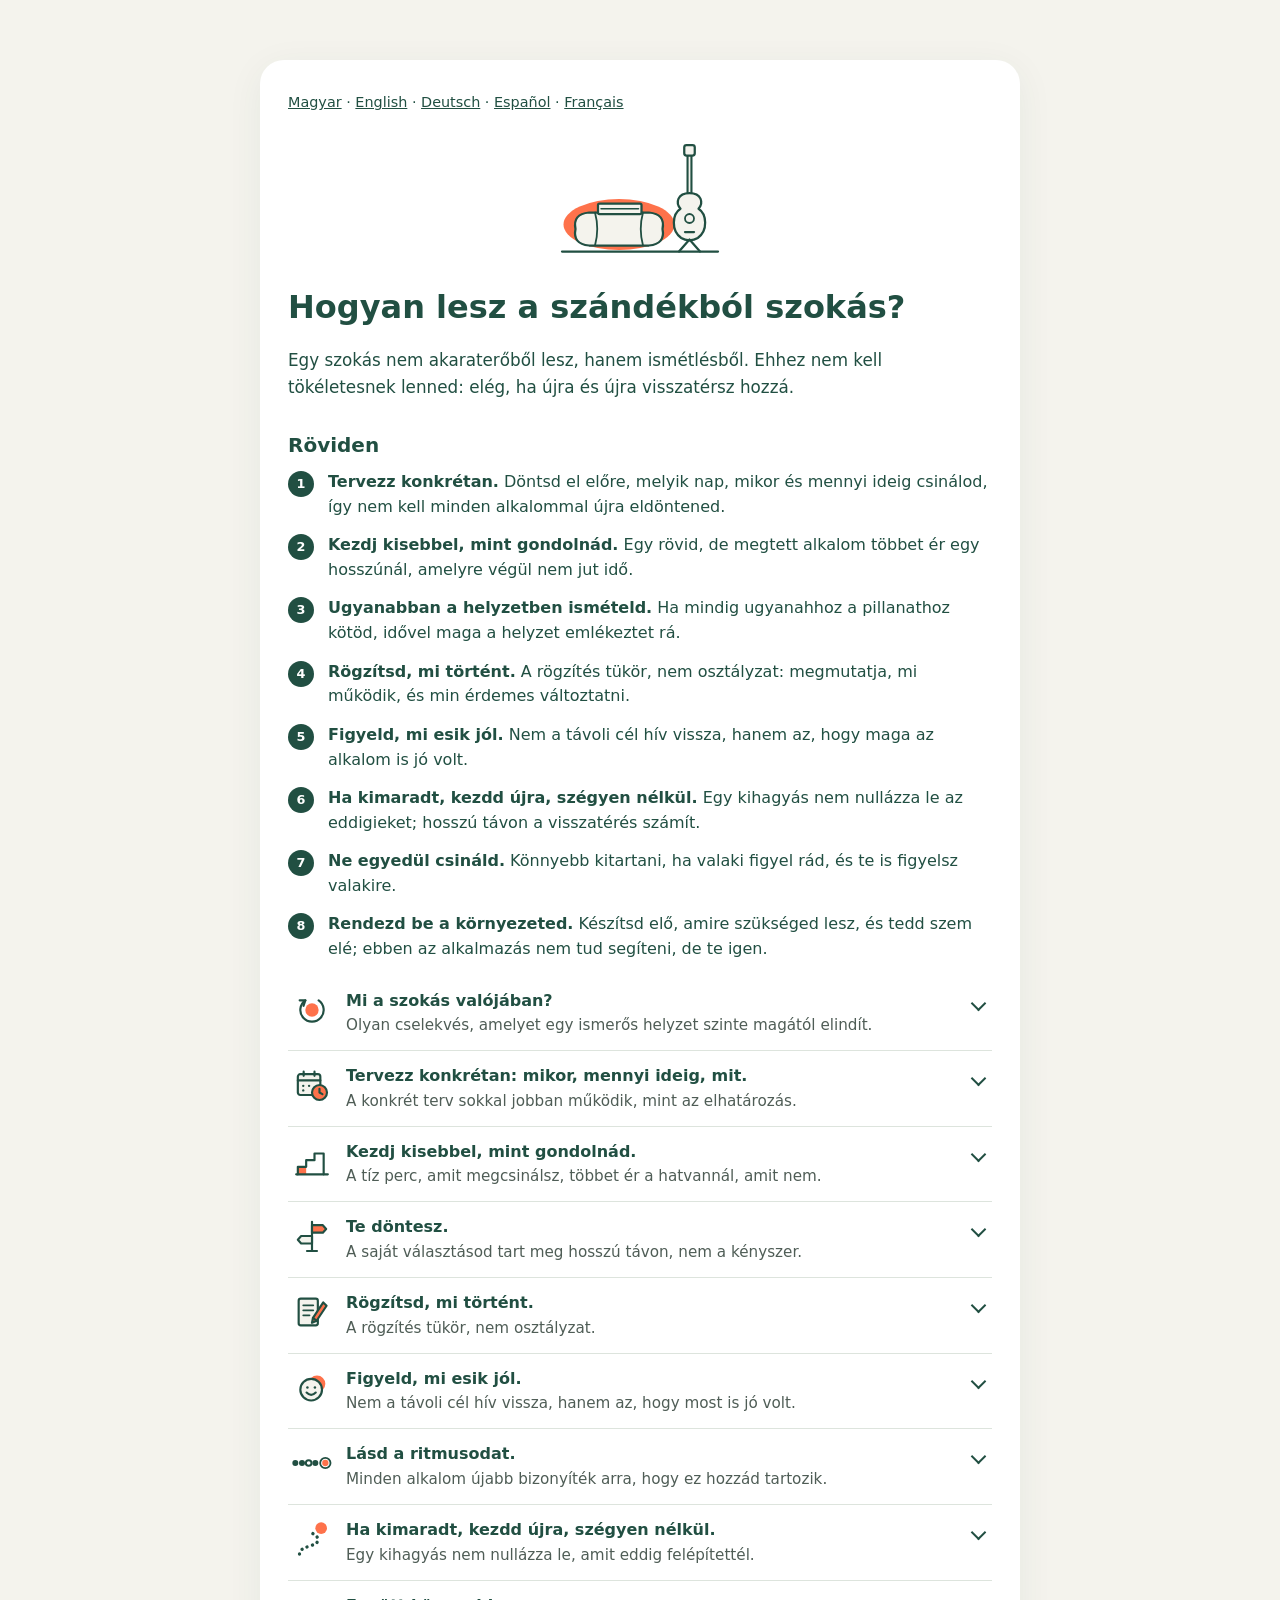
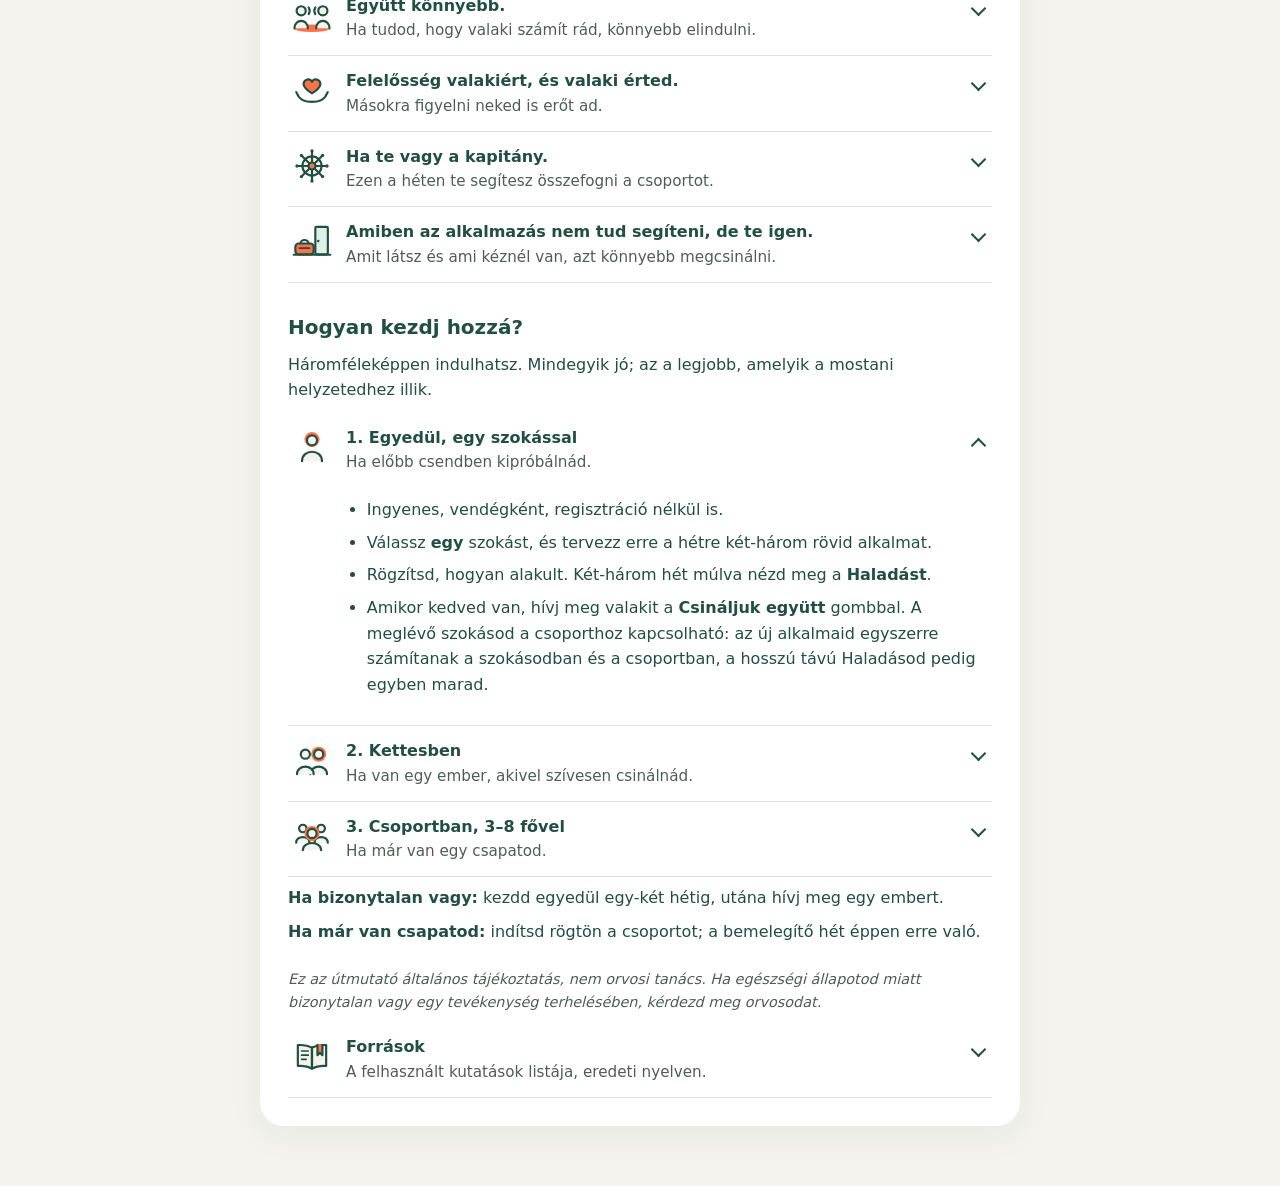
<file: habit-guide-hu.html>
<!doctype html><html lang="hu"><head><meta charset="utf-8"><meta name="viewport" content="width=device-width, initial-scale=1"><meta name="referrer" content="no-referrer"><title>Hogyan lesz a szándékból szokás?</title><link rel="stylesheet" href="style.css"><link rel="stylesheet" href="guide.css"></head><body><main class="guide"><nav><a href="habit-guide-hu.html" lang="hu">Magyar</a> · <a href="habit-guide-en.html" lang="en">English</a> · <a href="habit-guide-de.html" lang="de">Deutsch</a> · <a href="habit-guide-es.html" lang="es">Español</a> · <a href="habit-guide-fr.html" lang="fr">Français</a></nav><img class="guide-illustration" src="utmutato-fejlec.svg" alt="" width="180" height="135"><h1>Hogyan lesz a szándékból szokás?</h1>
<p class="g-intro">Egy szokás nem akaraterőből lesz, hanem ismétlésből. Ehhez nem kell tökéletesnek lenned: elég, ha újra és újra visszatérsz hozzá.</p>
<h2>Röviden</h2><ol class="g-short"><li><strong>Tervezz konkrétan.</strong> Döntsd el előre, melyik nap, mikor és mennyi ideig csinálod, így nem kell minden alkalommal újra eldöntened.</li><li><strong>Kezdj kisebbel, mint gondolnád.</strong> Egy rövid, de megtett alkalom többet ér egy hosszúnál, amelyre végül nem jut idő.</li><li><strong>Ugyanabban a helyzetben ismételd.</strong> Ha mindig ugyanahhoz a pillanathoz kötöd, idővel maga a helyzet emlékeztet rá.</li><li><strong>Rögzítsd, mi történt.</strong> A rögzítés tükör, nem osztályzat: megmutatja, mi működik, és min érdemes változtatni.</li><li><strong>Figyeld, mi esik jól.</strong> Nem a távoli cél hív vissza, hanem az, hogy maga az alkalom is jó volt.</li><li><strong>Ha kimaradt, kezdd újra, szégyen nélkül.</strong> Egy kihagyás nem nullázza le az eddigieket; hosszú távon a visszatérés számít.</li><li><strong>Ne egyedül csináld.</strong> Könnyebb kitartani, ha valaki figyel rád, és te is figyelsz valakire.</li><li><strong>Rendezd be a környezeted.</strong> Készítsd elő, amire szükséged lesz, és tedd szem elé; ebben az alkalmazás nem tud segíteni, de te igen.</li></ol>
<details id="mi-a-szokas" class="g-section"><summary><img class="g-icon" src="guide-icons/mi-a-szokas.svg" alt="" width="40" height="40"><span class="g-head"><strong>Mi a szokás valójában?</strong><span class="g-sum">Olyan cselekvés, amelyet egy ismerős helyzet szinte magától elindít.</span></span></summary><div class="g-body"><p>Az elején minden alkalomhoz döntés kell: „most csináljam?” Ha viszont sokszor, hasonló helyzetben ismétled, a helyzet (például reggel, kávé után) egyre inkább magától felidézi a cselekvést. Ekkor már kevesebb erőfeszítésbe kerül.</p><p>Ez időbe telik, és mindenkinél másképp. Egy ismert vizsgálatban egy új, napi cselekvés jellemzően (mediánban) 66 nap alatt vált közel automatikussá. Az egyéni idők viszont 18 és 254 nap között szórtak, és az egyszerűbb cselekvések (például egy pohár víz) gyorsabban rögzültek, mint az összetettebbek (például edzés) [1]. A „21 nap alatt” típusú ígéretek tehát túl egyszerűek. Ha neked több idő kell, az nem hiba, hanem a természetes szórás része.</p><aside class="g-app"><p><strong>Ebben segít az alkalmazás:</strong> a <strong>Haladás</strong> azt mutatja, hány héten adtál időt a szokásodnak. Nem napi sorozatot számol, és nem büntet egy-egy kimaradt napért.</p></aside></div></details>
<details id="hogyan-tervezz" class="g-section"><summary><img class="g-icon" src="guide-icons/hogyan-tervezz.svg" alt="" width="40" height="40"><span class="g-head"><strong>Tervezz konkrétan: mikor, mennyi ideig, mit.</strong><span class="g-sum">A konkrét terv sokkal jobban működik, mint az elhatározás.</span></span></summary><div class="g-body"><p>Az „ezen a héten többet mozgok” jó szándék, de nem mondja meg, mikor kell elindulni. A „szerdán munka után 20 percet sétálok a parkban” már igen. A kutatásban ezt „ha–akkor” tervnek nevezik: <em>ha</em> eljön a helyzet, <em>akkor</em> ezt csinálom. Kilencvennégy vizsgálat összesítése szerint az ilyen tervek közepes–nagy mértékben segítik, hogy a szándékból tett legyen [2].</p><p>A legjobb, ha egy meglévő napi rutinhoz kötöd: „fogmosás után”, „amikor hazaérek”, „a reggeli kávé mellett”. Egy vizsgálatban a fogmosás utánra kötött fogselyem-használat így vált rendszeressé [3].</p><aside class="g-app"><p><strong>Ebben segít az alkalmazás:</strong> minden alkalom tervében ott a nap, a napszak vagy a pontos idő, az időtartam és a tevékenység. Ez pontosan egy „ha–akkor” terv. Ha tervezéskor magad elé tudod képzelni a helyzetet, jó a terv.</p></aside></div></details>
<details id="kezdj-kicsiben" class="g-section"><summary><img class="g-icon" src="guide-icons/kezdj-kicsiben.svg" alt="" width="40" height="40"><span class="g-head"><strong>Kezdj kisebbel, mint gondolnád.</strong><span class="g-sum">A tíz perc, amit megcsinálsz, többet ér a hatvannál, amit nem.</span></span></summary><div class="g-body"><p>Hajlamosak vagyunk alábecsülni, mennyi időt és energiát kívánnak a terveink; ezt nevezik tervezési tévedésnek [4]. Ha a terv túl nagy, a kimaradás csalódást hoz, és a csalódás könnyen feladáshoz vezet. A szokás alapja az ismétlés, nem a hossz [1, 5].</p><p>Gyakorlatban:</p><ul class="g-list"><li>Az első hetekben inkább két-három rövid alkalmat tervezz, mint egy hosszút.</li><li>Ha elkezdted, és jólesik, nyugodtan csináld tovább. A terv a minimum, nem a plafon.</li><li>A rövidebb, de megtett alkalom is pozitív eredmény.</li></ul><aside class="g-app"><p><strong>Ebben segít az alkalmazás:</strong> ha a tényleges idő rendszeresen rövidebb a tervezettnél, a <strong>Haladás</strong> kisebb, reálisabb tervet javasol. Dönteni te döntesz.</p></aside></div></details>
<details id="te-dontesz" class="g-section"><summary><img class="g-icon" src="guide-icons/te-dontesz.svg" alt="" width="40" height="40"><span class="g-head"><strong>Te döntesz.</strong><span class="g-sum">A saját választásod tart meg hosszú távon, nem a kényszer.</span></span></summary><div class="g-body"><p>A motivációkutatás egyik legjobban alátámasztott eredménye, hogy tartósabban kitartunk valami mellett, ha magunk választottuk, ha érezzük, hogy egyre jobban megy, és ha másokhoz is kapcsol minket [6]. Egészségügyi helyzetekben is azok a támogató környezetek jártak együtt jobb eredményekkel, amelyek a választás szabadságát erősítették, nem a kontrollt [7].</p><p>Gyakorlatban:</p><ul class="g-list"><li>Olyan tevékenységet válassz, amelyet legalább egy kicsit szeretsz.</li><li>Változtass, ha unalmassá vált: a szokás a rendszeres időadás, nem egy konkrét gyakorlat.</li><li>Ha egy időszakban nem fér bele, szüneteltesd, ne erőltesd.</li></ul><aside class="g-app"><p><strong>Ebben segít az alkalmazás:</strong> szabadon választhatsz tevékenységet, és alkalmanként cserélheted is. Te döntöd el, hogy az eredményed részleteit csak te látod, vagy a csoport is. A szokást bármikor szüneteltetheted vagy lezárhatod, az előzmény megmarad.</p></aside></div></details>
<details id="rogzitsd" class="g-section"><summary><img class="g-icon" src="guide-icons/rogzitsd.svg" alt="" width="40" height="40"><span class="g-head"><strong>Rögzítsd, mi történt.</strong><span class="g-sum">A rögzítés tükör, nem osztályzat.</span></span></summary><div class="g-body"><p>Aki rendszeresen ránéz a saját haladására, nagyobb eséllyel éri el a célját. Egy 138 kísérletet összesítő elemzés szerint a haladás követése érdemben segített, és akkor segített a legjobban, ha a résztvevők le is jegyezték vagy meg is osztották az eredményt [8].</p><p>A lényeg az őszinteség, nem a szép szám. Ha rövidebb lett, írd be rövidebbnek. Ha nem valósult meg, az is információ: talán rossz volt az időpont, vagy túl nagy a terv.</p><aside class="g-app"><p><strong>Ebben segít az alkalmazás:</strong> a <strong>Hogyan alakult?</strong> kérdésnél a tényleges időt, napot, tevékenységet és élményt rögzíted. Ha elfelejtetted, később is pótolhatod a határidőig. A hiányzó eredmény nem kudarc, csak még ismeretlen.</p></aside></div></details>
<details id="ami-jolesik" class="g-section"><summary><img class="g-icon" src="guide-icons/ami-jolesik.svg" alt="" width="40" height="40"><span class="g-head"><strong>Figyeld, mi esik jól.</strong><span class="g-sum">Nem a távoli cél hív vissza, hanem az, hogy most is jó volt.</span></span></summary><div class="g-body"><p>A hosszú távú célok (egészség, nyelvtudás) fontosak, de messze vannak. Kutatások szerint jobban kitartunk, ha maga a tevékenység is ad azonnali örömöt [9]. Ez lehet a friss levegő, egy jó beszélgetés, a zene vagy egyszerűen az érzés, hogy megtetted.</p><p>Egy bevált fogás: kösd össze valamivel, amit szeretsz. Kedvenc podcastodat például csak séta közben hallgasd. Egy vizsgálatban ez a párosítás növelte az edzőterembe járást [10].</p><aside class="g-app"><p><strong>Ebben segít az alkalmazás:</strong> minden eredménynél megkérdezzük, <strong>mennyire esett jól</strong>. A Haladásban látod, mely tevékenységek és időpontok esnek a legjobban; ezekből érdemes többet tervezni.</p></aside></div></details>
<details id="ritmus" class="g-section"><summary><img class="g-icon" src="guide-icons/ritmus.svg" alt="" width="40" height="40"><span class="g-head"><strong>Lásd a ritmusodat.</strong><span class="g-sum">Minden alkalom újabb bizonyíték arra, hogy ez hozzád tartozik.</span></span></summary><div class="g-body"><p>Egy idő után nem csak annyit mondasz, hogy „ma futottam”, hanem azt is, hogy „futó vagyok”. A szokás és az önkép összefügg: amit rendszeresen csinálunk, az beépül abba, ahogy magunkra gondolunk, és ez is visszahat a viselkedésre [11].</p><p>Ehhez nem kell tökéletes sorozat. Elég, ha látod: hétről hétre helyet adsz neki.</p><aside class="g-app"><p><strong>Ebben segít az alkalmazás:</strong> a <strong>Haladás</strong> a heti ritmusodat, az aktív heteidet, a ráfordított időt és a visszatéréseidet mutatja. Nincs rangsor, és nem hasonlítunk össze másokkal; a te történeted a mérce.</p></aside></div></details>
<details id="ha-kimaradt" class="g-section"><summary><img class="g-icon" src="guide-icons/ha-kimaradt.svg" alt="" width="40" height="40"><span class="g-head"><strong>Ha kimaradt, kezdd újra, szégyen nélkül.</strong><span class="g-sum">Egy kihagyás nem nullázza le, amit eddig felépítettél.</span></span></summary><div class="g-body"><p>Az élet közbeszól: betegség, munka, gyerek, utazás. A korábban említett vizsgálatban egy-egy kimaradt alkalom nem rontotta érdemben a szokás kialakulását [1]. Ami valóban árt, az a „már úgyis mindegy” érzés: egy botlás után sokan teljesen feladják [12].</p><p>Ami segít:</p><ul class="g-list"><li><strong>Légy hozzád is olyan, mint egy baráthoz.</strong> Akik együttérzően kezelték a saját hibájukat, utána többet tettek a javításért, nem kevesebbet [13]. A szégyen inkább elkerüléshez vezet, a „hibáztam, és helyrehozom” érzés viszont cselekvéshez [14].</li><li><strong>Ne pótold duplán.</strong> Ne próbáld egyszerre bepótolni a kimaradt alkalmakat; a következőt inkább tedd kisebbé.</li><li><strong>Használd az új kezdeteket.</strong> Egy új hét, egy új hónap vagy egy új csoportkör természetes alkalom az újrakezdésre; a kutatások szerint az ilyen időpontokban könnyebben vágunk bele [15].</li></ul><aside class="g-app"><p><strong>Ebben segít az alkalmazás:</strong> a <strong>Visszatérés</strong> a Haladás egyik fő mutatója, mert hosszú távon ez számít a legtöbbet. A <strong>Nem valósult meg</strong> semleges állapot, nem minősít. Nincs napi sorozat, amelyet „elveszíthetnél”. Ha egy időszakban nem megy, a szokást szüneteltetheted.</p></aside></div></details>
<details id="miert-konnyebb-egyutt" class="g-section"><summary><img class="g-icon" src="guide-icons/miert-konnyebb-egyutt.svg" alt="" width="40" height="40"><span class="g-head"><strong>Együtt könnyebb.</strong><span class="g-sum">Ha tudod, hogy valaki számít rád, könnyebb elindulni.</span></span></summary><div class="g-body"><p>A társas támogatás az egyik legerősebb segítség. Egy fogyókúrás vizsgálatban azok, akik barátokkal együtt jelentkeztek és egymást támogatták, sokkal nagyobb arányban tartották meg az eredményüket, mint akik egyedül vágtak bele [16]. A kapcsolódás élménye a tartós motiváció egyik alapja is [6].</p><p>Számít, hogy <em>ki</em> figyel. Ha egy csoportban „mindenki” figyel mindenkire, könnyen senki sem szól, mert mindenki a másikra vár [17]. Ezért nálunk minden héten pontosan egy ember figyel rád, és te is pontosan egy emberre figyelsz.</p><aside class="g-app"><p><strong>Ebben segít az alkalmazás:</strong> a <strong>Csináljuk együtt</strong> egy meglévő szokásodból indít kétfős kört. Csoportban hétről hétre változik, ki kire figyel, így mindenki mindenkire sorra kerül. A közös héten látjátok egymás terveit, és azt, hogy foglalkoztatok-e vele; a részleteket mindenki maga dönti el, megosztja-e.</p></aside></div></details>
<details id="felelosseg" class="g-section"><summary><img class="g-icon" src="guide-icons/felelosseg.svg" alt="" width="40" height="40"><span class="g-head"><strong>Felelősség valakiért, és valaki érted.</strong><span class="g-sum">Másokra figyelni neked is erőt ad.</span></span></summary><div class="g-body"><p>Ha tudod, hogy valaki számít rád, könnyebb felkelni a kanapéról. És ha te figyelsz valakire, az is jó: a mások támogatása sokaknak értelmet és erőt ad. Megfigyeléses kutatások szerint a támogatás nyújtása a támogató saját egészségével is együtt járhat [18].</p><p>A jó figyelés kérdez, nem számon kér. Az ítélkezés helyett a választás szabadságát meghagyó hangnem a hatékonyabb [7].</p><div class="g-table"><table><thead><tr><th>Így érdemes</th><th>Így inkább ne</th></tr></thead><tbody><tr><td>„Láttam, hogy ezen a héten még nincs terved. Mikor férne bele egy rövid alkalom?”</td><td>„Már megint nem csináltad?”</td></tr><tr><td>„Hogy vagy? Segíthetek valamiben?”</td><td>„Mindenki más megcsinálta.”</td></tr><tr><td>„Szuper volt a szerdai séta!”</td><td>„Csak 15 perc volt?”</td></tr></tbody></table></div><aside class="g-app"><p><strong>Ebben segít az alkalmazás:</strong> ha annak, akire figyelsz, nincs terve, vagy késik az eredménye, egyszer jelzést kapsz, hogy rákérdezz. Küldhetsz elismerést, bátorítást vagy játékos noszogatást. Nincs ranglista, és senkit nem állítunk pellengérre.</p></aside></div></details>
<details id="ha-te-vagy-a-kapitany" class="g-section"><summary><img class="g-icon" src="guide-icons/ha-te-vagy-a-kapitany.svg" alt="" width="40" height="40"><span class="g-head"><strong>Ha te vagy a kapitány.</strong><span class="g-sum">Ezen a héten te segítesz összefogni a csoportot.</span></span></summary><div class="g-body"><p>Háromfős vagy nagyobb csoportban hetente változik a kapitány. Ezen a héten te vagy a közös hét házigazdája: segítesz, hogy a külön-külön tett lépésekből közös élmény legyen, és mindenki érezze, hogy számít a jelenléte.</p><p>Egy saját nyitóüzenettel lendületet adhatsz a hétnek. Javasolhatsz egy közös alkalmat, akár személyes találkozást is, és észreveheted azokat az apró erőfeszítéseket vagy visszatéréseket, amelyek mellett más könnyen elsiklana. Nem csak a hibátlan hét érdemel elismerést: az is, hogy valaki újra időt adott a szokásának. Nem kell programokkal megtöltened a hetet; egy személyes mondat vagy kedves gesztus is sokat jelenthet.</p><p>Emellett ügyelsz arra, hogy senki ne maradjon ki a figyelésből. Ha elmarad egy társi megkeresés, annak szólsz, aki a tagra figyel; nem keresed meg helyette a támogatott tagot. Nem te mondod meg, ki mit csináljon, és nem neked kell mindenkit egyedül motiválnod.</p><p>A szerep forgása azt is jelenti, hogy a közösség összetartása közös ügy: máskor más ad lendületet, most te tehetsz hozzá valamit.</p><aside class="g-app"><p><strong>Ebben segít az alkalmazás:</strong> a heti megbízatásodat a Teendőkön, a csoport nevével jelezzük. A Kapitányi áttekintésben látod a terveket és a társi megkereséseket; a csoport információs oldalán saját nyitóüzenetet írhatsz és közös alkalmat javasolhatsz. Ezek önkéntes lehetőségek. Ha konkrét teendőd keletkezik, a kártya külön megmutatja az okát és az elvárt lépést.</p></aside></div></details>
<details id="kornyezet" class="g-section"><summary><img class="g-icon" src="guide-icons/kornyezet.svg" alt="" width="40" height="40"><span class="g-head"><strong>Amiben az alkalmazás nem tud segíteni, de te igen.</strong><span class="g-sum">Amit látsz és ami kéznél van, azt könnyebb megcsinálni.</span></span></summary><div class="g-body"><p>A szokásokat erősen irányítja a környezet: amit látunk, ami kéznél van, és ami kevés előkészületet igényel [5, 19]. Ezt az alkalmazás nem tudja helyetted berendezni, de néhány perc alatt megteheted:</p><ul class="g-list"><li><strong>Készítsd elő előző este.</strong> A futócipő az ajtó mellett, a sporttáska bepakolva, a jógamatrac kiterítve.</li><li><strong>Legyen szem előtt.</strong> A könyv a párnán, a gitár állványon a tok helyett, a szókártyák a kávéfőző mellett.</li><li><strong>Csökkentsd az indulás akadályait.</strong> Minél kevesebb lépés kell az elkezdéshez, annál könnyebb.</li><li><strong>Nehezítsd, ami elvonja a figyelmed.</strong> A telefon egy másik szobában, a távirányító a fiókban.</li><li><strong>Ugyanott, ugyanakkor.</strong> A stabil hely és időpont erősíti a helyzet emlékeztető hatását [3, 19].</li><li><strong>Mondd el valakinek személyesen is.</strong> A kimondott szándék kötelez.</li><li><strong>Figyelj az alapokra.</strong> Kialvatlanul, éhesen minden nehezebb. Ilyenkor a legkisebb változat is elég.</li></ul></div></details>
<h2>Hogyan kezdj hozzá?</h2>
<p>Háromféleképpen indulhatsz. Mindegyik jó; az a legjobb, amelyik a mostani helyzetedhez illik.</p>
<details id="egyedul" class="g-section" open><summary><img class="g-icon" src="guide-icons/egyedul.svg" alt="" width="40" height="40"><span class="g-head"><strong>1. Egyedül, egy szokással</strong><span class="g-sum">Ha előbb csendben kipróbálnád.</span></span></summary><div class="g-body"><ul class="g-list"><li>Ingyenes, vendégként, regisztráció nélkül is.</li><li>Válassz <strong>egy</strong> szokást, és tervezz erre a hétre két-három rövid alkalmat.</li><li>Rögzítsd, hogyan alakult. Két-három hét múlva nézd meg a <strong>Haladást</strong>.</li><li>Amikor kedved van, hívj meg valakit a <strong>Csináljuk együtt</strong> gombbal. A meglévő szokásod a csoporthoz kapcsolható: az új alkalmaid egyszerre számítanak a szokásodban és a csoportban, a hosszú távú Haladásod pedig egyben marad.</li></ul></div></details>
<details id="kettesben" class="g-section"><summary><img class="g-icon" src="guide-icons/kettesben.svg" alt="" width="40" height="40"><span class="g-head"><strong>2. Kettesben</strong><span class="g-sum">Ha van egy ember, akivel szívesen csinálnád.</span></span></summary><div class="g-body"><ul class="g-list"><li>A kétfős kör korlátlanul ingyenes.</li><li>Egymásra figyeltek: ha valamelyikőtöknek nincs terve, vagy késik az eredménye, a másik egyszer jelzést kap, hogy rákérdezzen.</li><li>Nem kell ugyanazt csinálnotok. Az egyikőtök futhat, a másik úszhat, ha ugyanabban a fő kategóriában vagytok.</li><li>Ez a legegyszerűbb társas forma; később harmadik embert is meghívhattok.</li></ul></div></details>
<details id="csoportban" class="g-section"><summary><img class="g-icon" src="guide-icons/csoportban.svg" alt="" width="40" height="40"><span class="g-head"><strong>3. Csoportban, 3–8 fővel</strong><span class="g-sum">Ha már van egy csapatod.</span></span></summary><div class="g-body"><ul class="g-list"><li>Baráti kör, edzőtársak, kollégák, olvasókör, nyelvtanuló csoport.</li><li>A csoport 4, 8 vagy 12 hetes körben működik, hétfőn indul; addig a <strong>Bemelegítő hét</strong> alatt már együtt kezdhettek.</li><li>Minden héten más figyel rád, és a kapitány szerepe is forog.</li><li>A létrehozó első csoportja négy hétig ingyenes próba. Utána körönként egy tag fizet, a többieknek a részvétel ingyenes.</li></ul></div></details>
<p class="g-outro"><strong>Ha bizonytalan vagy:</strong> kezdd egyedül egy-két hétig, utána hívj meg egy embert.</p>
<p class="g-outro"><strong>Ha már van csapatod:</strong> indítsd rögtön a csoportot; a bemelegítő hét éppen erre való.</p>
<p class="g-note"><em>Ez az útmutató általános tájékoztatás, nem orvosi tanács. Ha egészségi állapotod miatt bizonytalan vagy egy tevékenység terhelésében, kérdezd meg orvosodat.</em></p>
<details id="forrasok" class="g-section"><summary><img class="g-icon" src="guide-icons/forrasok.svg" alt="" width="40" height="40"><span class="g-head"><strong>Források</strong><span class="g-sum">A felhasznált kutatások listája, eredeti nyelven.</span></span></summary><div class="g-body"><ol class="g-sources"><li value="1">Lally, P., van Jaarsveld, C. H. M., Potts, H. W. W., &amp; Wardle, J. (2010). How are habits formed: Modelling habit formation in the real world. <em>European Journal of Social Psychology, 40</em>(6), 998–1009. <a rel="noreferrer" href="https://doi.org/10.1002/ejsp.674">doi.org/10.1002/ejsp.674</a></li><li value="2">Gollwitzer, P. M., &amp; Sheeran, P. (2006). Implementation intentions and goal achievement: A meta-analysis of effects and processes. <em>Advances in Experimental Social Psychology, 38</em>, 69–119. <a rel="noreferrer" href="https://doi.org/10.1016/S0065-2601(06)38002-1">doi.org/10.1016/S0065-2601(06)38002-1</a></li><li value="3">Judah, G., Gardner, B., &amp; Aunger, R. (2013). Forming a flossing habit: An exploratory study of the psychological determinants of habit formation. <em>British Journal of Health Psychology, 18</em>(2), 338–353. <a rel="noreferrer" href="https://doi.org/10.1111/j.2044-8287.2012.02086.x">doi.org/10.1111/j.2044-8287.2012.02086.x</a></li><li value="4">Buehler, R., Griffin, D., &amp; Ross, M. (1994). Exploring the "planning fallacy": Why people underestimate their task completion times. <em>Journal of Personality and Social Psychology, 67</em>(3), 366–381. <a rel="noreferrer" href="https://doi.org/10.1037/0022-3514.67.3.366">doi.org/10.1037/0022-3514.67.3.366</a></li><li value="5">Gardner, B., Lally, P., &amp; Wardle, J. (2012). Making health habitual: The psychology of "habit-formation" and general practice. <em>British Journal of General Practice, 62</em>(605), 664–666. <a rel="noreferrer" href="https://doi.org/10.3399/bjgp12X659466">doi.org/10.3399/bjgp12X659466</a></li><li value="6">Ryan, R. M., &amp; Deci, E. L. (2000). Self-determination theory and the facilitation of intrinsic motivation, social development, and well-being. <em>American Psychologist, 55</em>(1), 68–78. <a rel="noreferrer" href="https://doi.org/10.1037/0003-066X.55.1.68">doi.org/10.1037/0003-066X.55.1.68</a></li><li value="7">Ng, J. Y. Y., Ntoumanis, N., Thøgersen-Ntoumani, C., Deci, E. L., Ryan, R. M., Duda, J. L., &amp; Williams, G. C. (2012). Self-determination theory applied to health contexts: A meta-analysis. <em>Perspectives on Psychological Science, 7</em>(4), 325–340. <a rel="noreferrer" href="https://doi.org/10.1177/1745691612447309">doi.org/10.1177/1745691612447309</a></li><li value="8">Harkin, B., Webb, T. L., Chang, B. P. I., Prestwich, A., Conner, M., Kellar, I., Benn, Y., &amp; Sheeran, P. (2016). Does monitoring goal progress promote goal attainment? A meta-analysis of the experimental evidence. <em>Psychological Bulletin, 142</em>(2), 198–229. <a rel="noreferrer" href="https://doi.org/10.1037/bul0000025">doi.org/10.1037/bul0000025</a></li><li value="9">Woolley, K., &amp; Fishbach, A. (2016). For the fun of it: Harnessing immediate rewards to increase persistence in long-term goals. <em>Journal of Consumer Research, 42</em>(6), 952–966. <a rel="noreferrer" href="https://doi.org/10.1093/jcr/ucv098">doi.org/10.1093/jcr/ucv098</a></li><li value="10">Milkman, K. L., Minson, J. A., &amp; Volpp, K. G. M. (2014). Holding the Hunger Games hostage at the gym: An evaluation of temptation bundling. <em>Management Science, 60</em>(2), 283–299. <a rel="noreferrer" href="https://doi.org/10.1287/mnsc.2013.1784">doi.org/10.1287/mnsc.2013.1784</a></li><li value="11">Verplanken, B., &amp; Sui, J. (2019). Habit and identity: Behavioral, cognitive, affective, and motivational facets of an integrated self. <em>Frontiers in Psychology, 10</em>, 1504. <a rel="noreferrer" href="https://doi.org/10.3389/fpsyg.2019.01504">doi.org/10.3389/fpsyg.2019.01504</a></li><li value="12">Cochran, W., &amp; Tesser, A. (1996). The "what the hell" effect: Some effects of goal proximity and goal framing on performance. In L. L. Martin &amp; A. Tesser (Eds.), <em>Striving and feeling: Interactions among goals, affect, and self-regulation</em> (pp. 99–120). Lawrence Erlbaum.</li><li value="13">Breines, J. G., &amp; Chen, S. (2012). Self-compassion increases self-improvement motivation. <em>Personality and Social Psychology Bulletin, 38</em>(9), 1133–1143. <a rel="noreferrer" href="https://doi.org/10.1177/0146167212445599">doi.org/10.1177/0146167212445599</a></li><li value="14">Tangney, J. P., Stuewig, J., &amp; Mashek, D. J. (2007). Moral emotions and moral behavior. <em>Annual Review of Psychology, 58</em>, 345–372. <a rel="noreferrer" href="https://doi.org/10.1146/annurev.psych.56.091103.070145">doi.org/10.1146/annurev.psych.56.091103.070145</a></li><li value="15">Dai, H., Milkman, K. L., &amp; Riis, J. (2014). The fresh start effect: Temporal landmarks motivate aspirational behavior. <em>Management Science, 60</em>(10), 2563–2582. <a rel="noreferrer" href="https://doi.org/10.1287/mnsc.2014.1901">doi.org/10.1287/mnsc.2014.1901</a></li><li value="16">Wing, R. R., &amp; Jeffery, R. W. (1999). Benefits of recruiting participants with friends and increasing social support for weight loss and maintenance. <em>Journal of Consulting and Clinical Psychology, 67</em>(1), 132–138. <a rel="noreferrer" href="https://doi.org/10.1037/0022-006X.67.1.132">doi.org/10.1037/0022-006X.67.1.132</a></li><li value="17">Darley, J. M., &amp; Latané, B. (1968). Bystander intervention in emergencies: Diffusion of responsibility. <em>Journal of Personality and Social Psychology, 8</em>(4), 377–383. <a rel="noreferrer" href="https://doi.org/10.1037/h0025589">doi.org/10.1037/h0025589</a></li><li value="18">Brown, S. L., Nesse, R. M., Vinokur, A. D., &amp; Smith, D. M. (2003). Providing social support may be more beneficial than receiving it: Results from a prospective study of mortality. <em>Psychological Science, 14</em>(4), 320–327. <a rel="noreferrer" href="https://doi.org/10.1111/1467-9280.14461">doi.org/10.1111/1467-9280.14461</a></li><li value="19">Wood, W., &amp; Rünger, D. (2016). Psychology of habit. <em>Annual Review of Psychology, 67</em>, 289–314. <a rel="noreferrer" href="https://doi.org/10.1146/annurev-psych-122414-033417">doi.org/10.1146/annurev-psych-122414-033417</a></li></ol></div></details>
</main><script src="guide.js"></script></body></html>
</file>
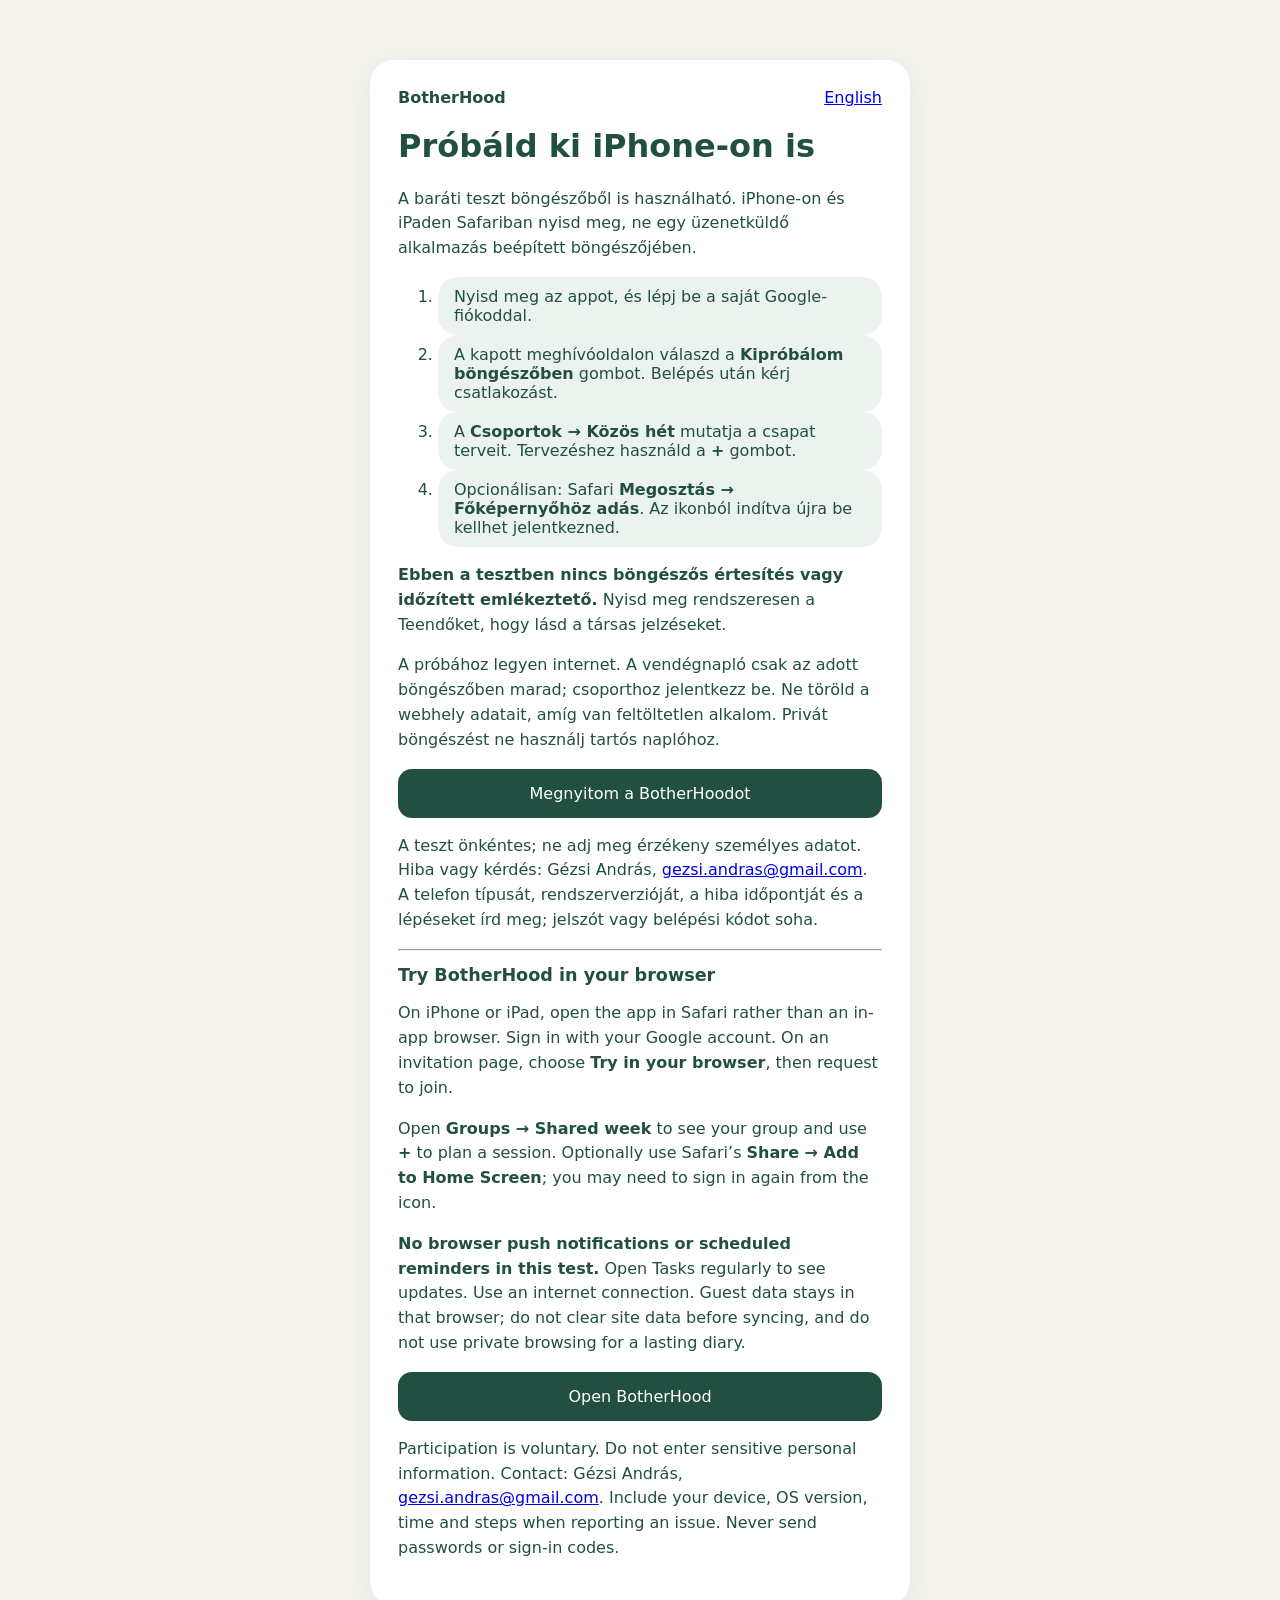
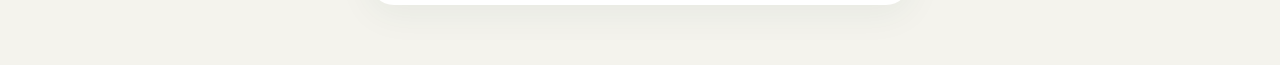
<file: web-test.html>
<!doctype html>
<html lang="hu">
<head>
  <meta charset="utf-8">
  <meta name="viewport" content="width=device-width,initial-scale=1">
  <meta name="robots" content="noindex,nofollow">
  <meta name="referrer" content="no-referrer">
  <meta http-equiv="Content-Security-Policy" content="default-src 'none'; style-src 'self'; base-uri 'none'; object-src 'none'">
  <link rel="stylesheet" href="style.css">
  <title>BotherHood · Webes teszt / Web test</title>
</head>
<body><main>
  <header><strong>BotherHood</strong><a href="#english">English</a></header>
  <h1>Próbáld ki iPhone-on is</h1>
  <p>A baráti teszt böngészőből is használható. iPhone-on és iPaden Safariban nyisd meg, ne egy üzenetküldő alkalmazás beépített böngészőjében.</p>
  <ol>
    <li>Nyisd meg az appot, és lépj be a saját Google-fiókoddal.</li>
    <li>A kapott meghívóoldalon válaszd a <strong>Kipróbálom böngészőben</strong> gombot. Belépés után kérj csatlakozást.</li>
    <li>A <strong>Csoportok → Közös hét</strong> mutatja a csapat terveit. Tervezéshez használd a <strong>+</strong> gombot.</li>
    <li>Opcionálisan: Safari <strong>Megosztás → Főképernyőhöz adás</strong>. Az ikonból indítva újra be kellhet jelentkezned.</li>
  </ol>
  <p><strong>Ebben a tesztben nincs böngészős értesítés vagy időzített emlékeztető.</strong> Nyisd meg rendszeresen a Teendőket, hogy lásd a társas jelzéseket.</p>
  <p>A próbához legyen internet. A vendégnapló csak az adott böngészőben marad; csoporthoz jelentkezz be. Ne töröld a webhely adatait, amíg van feltöltetlen alkalom. Privát böngészést ne használj tartós naplóhoz.</p>
  <a class="button" href="app/">Megnyitom a BotherHoodot</a>
  <p>A teszt önkéntes; ne adj meg érzékeny személyes adatot. Hiba vagy kérdés: Gézsi András, <a href="mailto:gezsi.andras@gmail.com">gezsi.andras@gmail.com</a>. A telefon típusát, rendszerverzióját, a hiba időpontját és a lépéseket írd meg; jelszót vagy belépési kódot soha.</p>
  <hr>
  <section id="english" lang="en">
    <h2>Try BotherHood in your browser</h2>
    <p>On iPhone or iPad, open the app in Safari rather than an in-app browser. Sign in with your Google account. On an invitation page, choose <strong>Try in your browser</strong>, then request to join.</p>
    <p>Open <strong>Groups → Shared week</strong> to see your group and use <strong>+</strong> to plan a session. Optionally use Safari’s <strong>Share → Add to Home Screen</strong>; you may need to sign in again from the icon.</p>
    <p><strong>No browser push notifications or scheduled reminders in this test.</strong> Open Tasks regularly to see updates. Use an internet connection. Guest data stays in that browser; do not clear site data before syncing, and do not use private browsing for a lasting diary.</p>
    <a class="button" href="app/">Open BotherHood</a>
    <p>Participation is voluntary. Do not enter sensitive personal information. Contact: Gézsi András, <a href="mailto:gezsi.andras@gmail.com">gezsi.andras@gmail.com</a>. Include your device, OS version, time and steps when reporting an issue. Never send passwords or sign-in codes.</p>
  </section>
</main></body></html>
</file>
<file: style.css>
:root{font-family:system-ui,sans-serif;color:#214f42;background:#f4f3ed;color-scheme:light}*{box-sizing:border-box}body{margin:0;padding:24px 16px}main{max-width:540px;margin:4vh auto;background:white;border-radius:24px;padding:28px;box-shadow:0 8px 36px #214f4210}header{display:flex;justify-content:space-between;gap:16px;align-items:center}select{max-width:130px;padding:10px;border:1px solid #ccd9d2;border-radius:10px;background:white;color:inherit}.eyebrow{margin-top:40px;font-size:.85rem;color:#697770}h1{font-size:2rem;overflow-wrap:anywhere;line-height:1.15}h2{font-size:1.1rem}p{line-height:1.55}ul{list-style:none;padding:0;display:flex;flex-wrap:wrap;gap:8px}li{background:#ecf3ee;border-radius:20px;padding:10px 16px;overflow-wrap:anywhere;max-width:100%}.button,button{display:block;text-align:center;padding:15px 18px;margin:12px 0;width:100%;border:0;border-radius:14px;background:#214f42;color:white;font:inherit;text-decoration:none;cursor:pointer}.secondary{background:#edf1eb;color:#214f42}#help,#privacy{font-size:.9rem;color:#697770}[hidden]{display:none!important}@media(max-width:380px){main{padding:20px}h1{font-size:1.7rem}}

/* Self-service account deletion */
#login-form,#account{display:grid;gap:12px;margin-top:20px} [hidden]{display:none!important} input{font:inherit;padding:12px;border:1px solid #8b9d93;border-radius:10px;min-width:0;width:100%;box-sizing:border-box} footer{padding:24px;text-align:center} #delete{background:#913b32;color:white} button:disabled{opacity:.5;cursor:default} #status{min-height:2em} #language{font:inherit;padding:6px}
</file>
<file: guide.css>
/* Habit guide pages (habit-guide-<lang>.html), generated by tool/build-habit-guide.
   style.css turns every list into chips for the invitation page; the guide
   restores ordinary text lists, tables and disclosure sections. */
main.guide{max-width:760px}
.guide nav{font-size:.9rem;line-height:2}
.guide h2{font-size:1.25rem;margin:2rem 0 .8rem}
.guide p{line-height:1.6;margin:.6em 0}
.guide .g-intro{font-size:1.05rem}
.guide a{color:#214f42;overflow-wrap:anywhere}
.guide-illustration{display:block;margin:16px auto;max-width:100%;height:auto}

.guide ol.g-short{display:block;list-style:none;padding:0;margin:0;counter-reset:g}
.guide ol.g-short li{counter-increment:g;position:relative;background:none;border-radius:0;padding:0 0 0 40px;margin:0 0 .85em;line-height:1.55;max-width:none}
.guide ol.g-short li::before{content:counter(g);position:absolute;left:0;top:1px;width:26px;height:26px;border-radius:50%;background:#214f42;color:#fff;font-weight:700;font-size:.8rem;display:flex;align-items:center;justify-content:center}

.guide details.g-section{border-bottom:1px solid #dde4dd}
.guide details.g-section>summary{display:flex;gap:14px;align-items:flex-start;cursor:pointer;list-style:none;padding:14px 4px}
.guide details.g-section>summary::-webkit-details-marker{display:none}
.guide details.g-section>summary::after{content:"";flex:none;margin:8px 4px 0 auto;width:9px;height:9px;border-right:2px solid #214f42;border-bottom:2px solid #214f42;transform:rotate(45deg);transition:transform .2s}
.guide details.g-section[open]>summary::after{transform:rotate(-135deg);margin-top:13px}
.guide .g-icon{flex:none;width:40px;height:40px}
.guide .g-head{display:flex;flex-direction:column;gap:3px;line-height:1.35}
.guide .g-sum{color:#4f5d56;font-size:.95rem;line-height:1.45}
.guide .g-body{padding:0 4px 18px 58px}
.guide details:target{background:#f1f5f1}

.guide ul.g-list{display:block;list-style:disc;padding-left:1.3em;margin:.6em 0}
.guide ul.g-list li{background:none;border-radius:0;padding:0;margin:.45em 0;line-height:1.6;max-width:none}
.guide .g-app{background:#eff5f1;border-radius:14px;padding:4px 16px;margin:.9em 0}
.guide .g-table{overflow-x:auto;margin:.9em 0}
.guide table{border-collapse:collapse;width:100%;font-size:.95rem}
.guide th,.guide td{border:1px solid #d5ddd8;padding:10px;text-align:left;vertical-align:top;line-height:1.45}
.guide th{background:#eff5f1}
.guide .g-outro{margin:.5em 0}
.guide .g-note{color:#4f5d56;font-size:.9rem;margin-top:1.6em}
.guide ol.g-sources{display:block;list-style:decimal;padding-left:2em;margin:.4em 0}
.guide ol.g-sources li{background:none;border-radius:0;padding:0;margin:.65em 0;line-height:1.5;font-size:.92rem;max-width:none}

@media(max-width:560px){.guide .g-body{padding-left:4px}}
</file>
